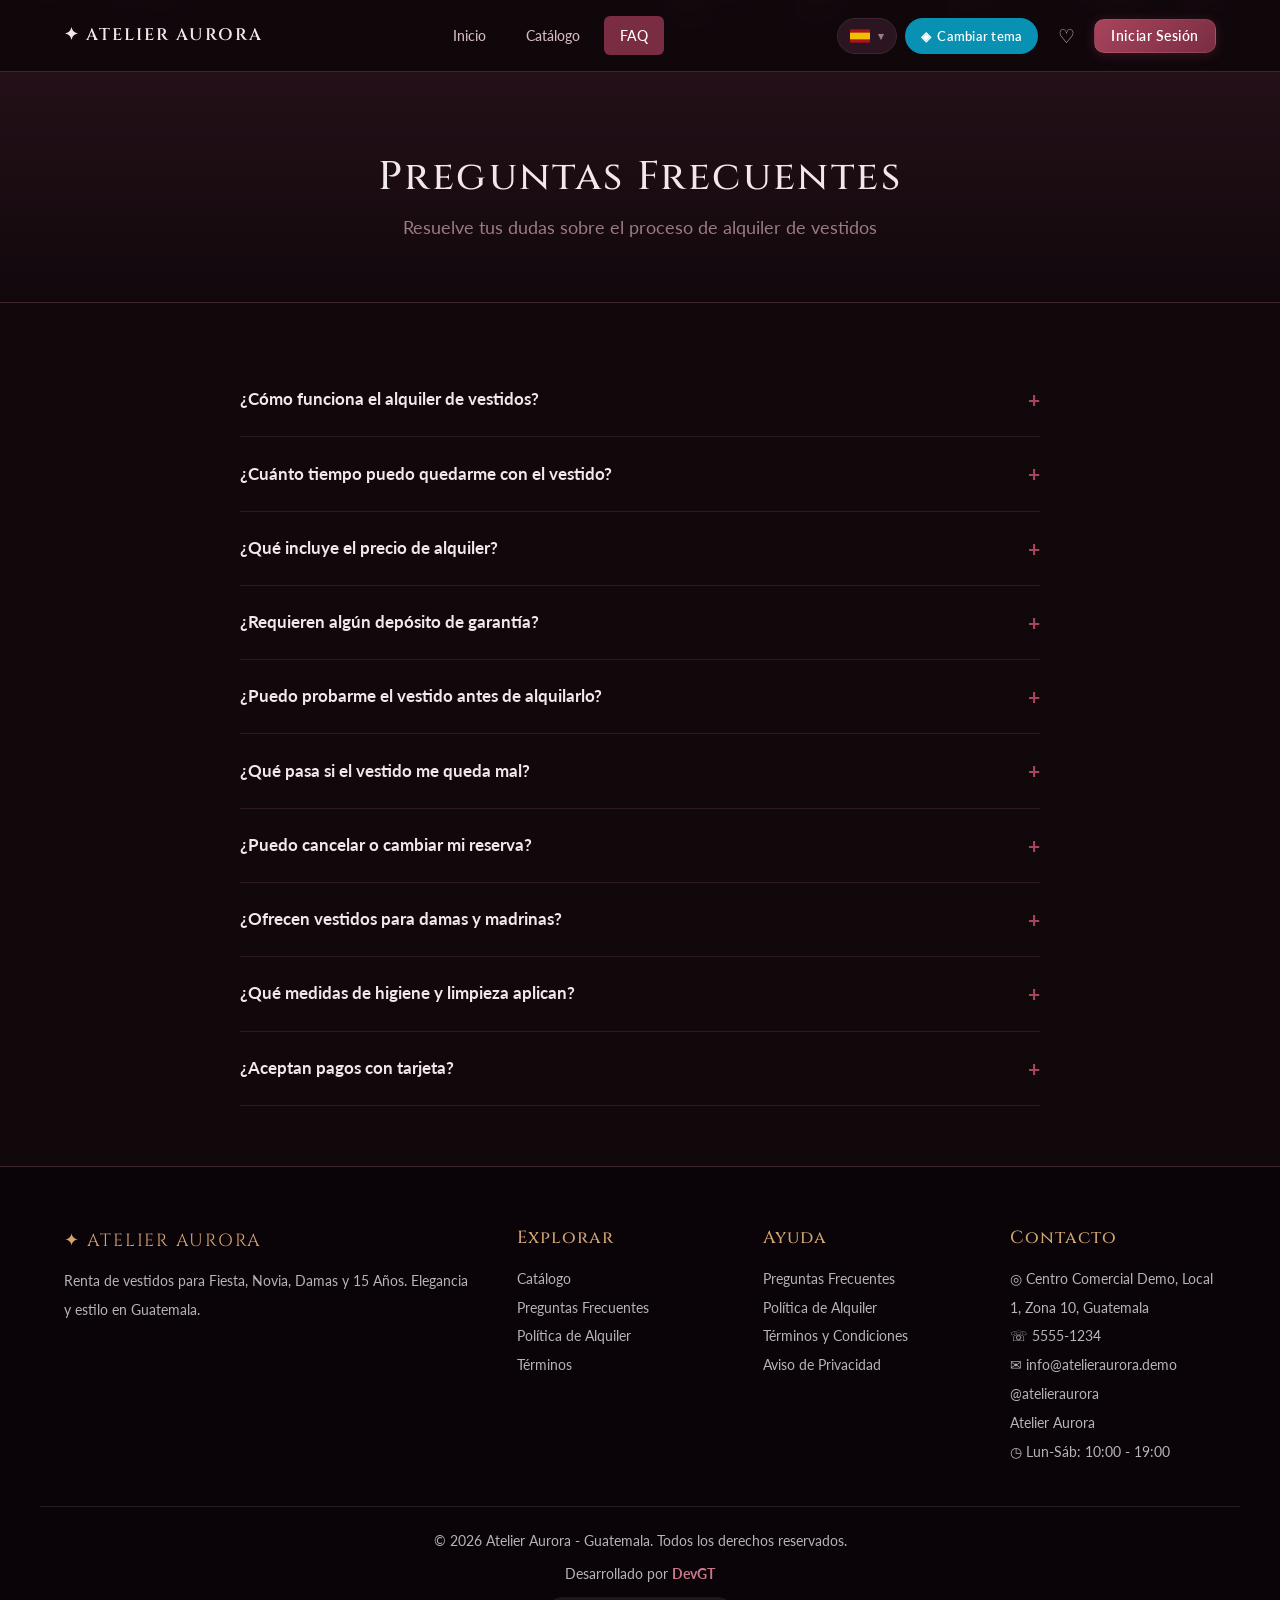
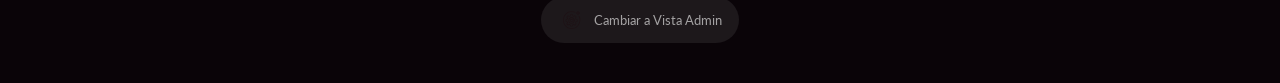
<file: faq.html>
﻿<!DOCTYPE html>
<html lang="es">
<head>
  <meta charset="UTF-8">
  <meta name="viewport" content="width=device-width, initial-scale=1.0">
  <title>Preguntas Frecuentes - Atelier Aurora</title>
  <meta name="description" content="FAQ - Resuelve tus dudas sobre alquiler de vestidos en Atelier Aurora. Proceso, devolución, daños y más.">
  <link rel="stylesheet" href="public/css/main.css">
  <link rel="stylesheet" href="public/css/cliente.css">
  <link rel="icon" href="data:image/svg+xml,<svg xmlns=%22http://www.w3.org/2000/svg%22 viewBox=%220 0 100 100%22><text y=%22.9em%22 font-size=%2290%22>✦</text></svg>">
  <style>
    .faq-section { max-width: 800px; margin: 0 auto; padding: 60px 0; }
    .faq-item { border-bottom: 1px solid var(--border-light); padding: 20px 0; }
    .faq-question { font-weight: 700; font-size: 1.05rem; color: var(--text-primary); cursor: pointer; display: flex; justify-content: space-between; align-items: center; }
    .faq-question::after { content: '+'; font-size: 1.3rem; color: var(--primary); transition: transform 0.3s ease; }
    .faq-question.open::after { content: '−'; }
    .faq-answer { max-height: 0; overflow: hidden; transition: max-height 0.3s ease, padding 0.3s ease; color: var(--text-secondary); font-size: 0.95rem; line-height: 1.7; }
    .faq-answer.open { max-height: 500px; padding-top: 12px; }
  </style>
  <script src="public/js/theme.js"></script>
  <script src="public/js/lang.js"></script>
</head>
<body class="theme-vino">
  <nav class="navbar" id="navbar">
    <div class="navbar-inner">
      <a href="index.html" class="navbar-logo"><span>✦ Atelier Aurora</span></a>
      <button class="menu-toggle" id="menuToggle" aria-label="Menú">≡</button>
      <div class="navbar-links" id="navbarLinks">
        <a href="index.html" data-i18n="nav_home">Inicio</a>
        <a href="catalogo.html" data-i18n="nav_catalog">Catálogo</a>
        <a href="faq.html" class="active">FAQ</a>
      </div>
      <div class="navbar-actions">
        <button class="theme-toggle" id="themeToggle" onclick="toggleTheme()" title="Cambiar tema" data-i18n-title="nav_theme">
          <span id="themeIcon">◈</span> <span data-i18n="nav_theme">Cambiar tema</span>
        </button>
        <button class="btn-icon" onclick="window.location.href='catalogo.html?tab=favoritos'" title="Favoritos">♡</button>
        <button class="btn btn-primary btn-sm" id="loginBtn" onclick="toggleUserMenu()"><span data-i18n="nav_login">Iniciar Sesión</span></button>
      </div>
    </div>
  </nav>

  <main class="main-content">
    <div class="page-hero">
      <h1>Preguntas Frecuentes</h1>
      <p>Resuelve tus dudas sobre el proceso de alquiler de vestidos</p>
    </div>

    <div class="container">
      <div class="faq-section">
        <div class="faq-item">
          <div class="faq-question" onclick="toggleFaq(this)">¿Cómo funciona el alquiler de vestidos?</div>
          <div class="faq-answer">
            <p>Es muy sencillo. Explora nuestro catálogo en línea, selecciona el vestido que más te guste y agenda una cita para probártelo en nuestra boutique ubicada en Centro Comercial Demo, Local 1, Zona 10. Si el vestido te queda bien, lo reservas para la fecha de tu evento. Lo recoges un día antes, lo usas y lo devuelves al día siguiente del evento. Incluye ajustes básicos gratuitos.</p>
          </div>
        </div>
        <div class="faq-item">
          <div class="faq-question" onclick="toggleFaq(this)">¿Cuánto tiempo puedo quedarme con el vestido?</div>
          <div class="faq-answer">
            <p>El período de alquiler estándar es de 3 días: puedes recoger el vestido un día antes de tu evento, usarlo el día del evento y devolverlo al día siguiente. Si necesitas más tiempo, consulta con nuestro equipo y podemos hacer arreglos especiales sujeto a disponibilidad y costo adicional.</p>
          </div>
        </div>
        <div class="faq-item">
          <div class="faq-question" onclick="toggleFaq(this)">¿Qué incluye el precio de alquiler?</div>
          <div class="faq-answer">
            <p>El precio incluye el uso del vestido por el período estándar de 3 días, ajustes básicos gratuitos (en nuestra boutique), y limpieza profesional posterior. No incluye accesorios como tiaras, bolsos, chales o zapatos, aunque puedes agregarlos por un costo adicional.</p>
          </div>
        </div>
        <div class="faq-item">
          <div class="faq-question" onclick="toggleFaq(this)">¿Requieren algún depósito de garantía?</div>
          <div class="faq-answer">
            <p>Sí, solicitamos un depósito de garantía reembolsable que varía según el valor del vestido. Este depósito se te regresa íntegramente cuando devuelves el vestido en las mismas condiciones en que lo recibiste. En caso de daños mayores o pérdida, el depósito puede ser retenido parcial o totalmente.</p>
          </div>
        </div>
        <div class="faq-item">
          <div class="faq-question" onclick="toggleFaq(this)">¿Puedo probarme el vestido antes de alquilarlo?</div>
          <div class="faq-answer">
            <p>¡Por supuesto! De hecho, lo recomendamos ampliamente. Agenda una cita a través de nuestra página web o llámanos al 5555-1234 para programar una prueba. No tiene costo y te ayudaremos a elegir el vestido perfecto para tu evento.</p>
          </div>
        </div>
        <div class="faq-item">
          <div class="faq-question" onclick="toggleFaq(this)">¿Qué pasa si el vestido me queda mal?</div>
          <div class="faq-answer">
            <p>No te preocupes. Contamos con un servicio de ajustes básicos incluido en el precio de alquiler. Nuestras modistas pueden hacer modificaciones como largos, costados y tirantes. Para ajustes más complejos, podemos recomendarte un profesional con costo adicional. Por eso es importante que hagas la prueba con anticipación.</p>
          </div>
        </div>
        <div class="faq-item">
          <div class="faq-question" onclick="toggleFaq(this)">¿Puedo cancelar o cambiar mi reserva?</div>
          <div class="faq-answer">
            <p>Sí, puedes cancelar tu reserva hasta 48 horas antes de la fecha de recogida sin costo. Pasado ese plazo, se retendrá el 30% del depósito de garantía. Los cambios de vestido están sujetos a disponibilidad y deben hacerse con al menos 3 días de anticipación.</p>
          </div>
        </div>
        <div class="faq-item">
          <div class="faq-question" onclick="toggleFaq(this)">¿Ofrecen vestidos para damas y madrinas?</div>
          <div class="faq-answer">
            <p>¡Sí! Tenemos una amplia selección de vestidos para damas, madrinas e invitadas de bodas. Además ofrecemos descuentos especiales para grupos de 3 o más vestidos alquilados para el mismo evento. Consulta por nuestro paquete grupal llamando al 5555-1234.</p>
          </div>
        </div>
        <div class="faq-item">
          <div class="faq-question" onclick="toggleFaq(this)">¿Qué medidas de higiene y limpieza aplican?</div>
          <div class="faq-answer">
            <p>Todos nuestros vestidos pasan por un riguroso proceso de limpieza profesional en seco después de cada alquiler. Además, inspeccionamos cada prenda para garantizar que esté en perfectas condiciones. La higiene y calidad son nuestra prioridad número uno.</p>
          </div>
        </div>
        <div class="faq-item">
          <div class="faq-question" onclick="toggleFaq(this)">¿Aceptan pagos con tarjeta?</div>
          <div class="faq-answer">
            <p>Sí, aceptamos efectivo, transferencias bancarias, tarjetas de crédito y débito (Visa, Mastercard). También aceptamos pagos a través de depósitos en banco. El pago completo debe realizarse al momento de recoger el vestido.</p>
          </div>
        </div>
      </div>
    </div>
  </main>

  <footer class="footer">
    <div class="footer-inner">
      <div>
        <div class="footer-logo">✦ Atelier Aurora</div>
        <p>Renta de vestidos para Fiesta, Novia, Damas y 15 Años. Elegancia y estilo en Guatemala.</p>
      </div>
      <div>
        <h4>Explorar</h4>
        <a href="catalogo.html" data-i18n="nav_catalog">Catálogo</a><br>
        <a href="faq.html">Preguntas Frecuentes</a><br>
        <a href="politicas.html">Política de Alquiler</a><br>
        <a href="terminos.html">Términos</a>
      </div>
      <div>
        <h4>Ayuda</h4>
        <a href="faq.html" data-i18n="footer_faq">FAQ</a><br>
        <a href="politicas.html">Política de Alquiler</a><br>
        <a href="terminos.html">Términos y Condiciones</a><br>
        <a href="privacidad.html">Aviso de Privacidad</a>
      </div>
      <div>
        <h4>Contacto</h4>
        <p>◎ Centro Comercial Demo, Local 1, Zona 10, Guatemala</p>
        <p>☏ <a href="tel:55551234">5555-1234</a></p>
        <p>✉ info@atelieraurora.demo</p>
        <p> <a href="https://www.instagram.com/nicoldressrental/" target="_blank" rel="noopener">@atelieraurora</a></p>
        <p> <a href="https://www.instagram.com/atelieraurora/" target="_blank" rel="noopener">Atelier Aurora</a></p>
        <p>◷ Lun-Sáb: 10:00 - 19:00</p>
      </div>
    </div>
    <div class="footer-bottom">
      <p>© 2026 Atelier Aurora - Guatemala. Todos los derechos reservados.</p>
      <p class="devgt-credit">Desarrollado por <strong>DevGT</strong></p>
      <button class="switch-view" onclick="window.location.href='admin/dashboard.html'" style="margin-top:8px;"><img src="public/img/Iconos/Ajustes.png" class="heading-icon-img" alt=""> Cambiar a Vista Admin</button>
    </div>
  </footer>

  <!-- ─── LOGIN MODAL ─── -->
  <div class="modal-overlay" id="loginModal">
    <div class="modal">
      <div class="modal-header">
        <h3>Iniciar Sesión</h3>
        <button class="modal-close" onclick="closeLoginModal()">×</button>
      </div>
      <div class="modal-body">
        <form class="login-form" id="loginForm" onsubmit="handleLogin(event)">
          <div class="form-group">
            <label for="loginEmail">Correo electrónico</label>
            <input type="email" id="loginEmail" placeholder="tu@correo.com" required>
          </div>
          <div class="form-group">
            <label for="loginPassword">Contraseña</label>
            <input type="password" id="loginPassword" placeholder="••••••" required>
          </div>
          <div class="form-group" style="margin:0;">
            <button type="submit" class="btn btn-primary btn-block">Iniciar Sesión</button>
          </div>
          <div class="form-footer">
            <p>Usuarios demo: <strong>maria@demo.com</strong> / <strong>ana@demo.com</strong> / <strong>carmen@demo.com</strong><br>Contraseña: <strong>123456</strong></p>
            <p style="margin-top: 8px; font-size: 0.85rem;">¿No tienes cuenta? <a href="#" onclick="showToast('El registro estará disponible próximamente', 'info'); return false;" style="color: var(--primary); font-weight: 600;">Regístrate aquí</a></p>
          </div>
        </form>
      </div>
    </div>
  </div>

  <!-- ─── TOAST ─── -->
  <div class="toast-container" id="toastContainer"></div>

  <script src="public/js/data.js"></script>
  <script src="public/js/catalogo.js"></script>
  <script src="public/js/carrito.js"></script>
  
  <script src="public/js/image-config.js"></script>
  <script>
    document.getElementById('menuToggle')?.addEventListener('click', () => {
      document.getElementById('navbarLinks').classList.toggle('open');
    });
    function toggleFaq(el) {
      el.classList.toggle('open');
      const answer = el.nextElementSibling;
      answer.classList.toggle('open');
    }
  </script>
</body>
</html>
</file>
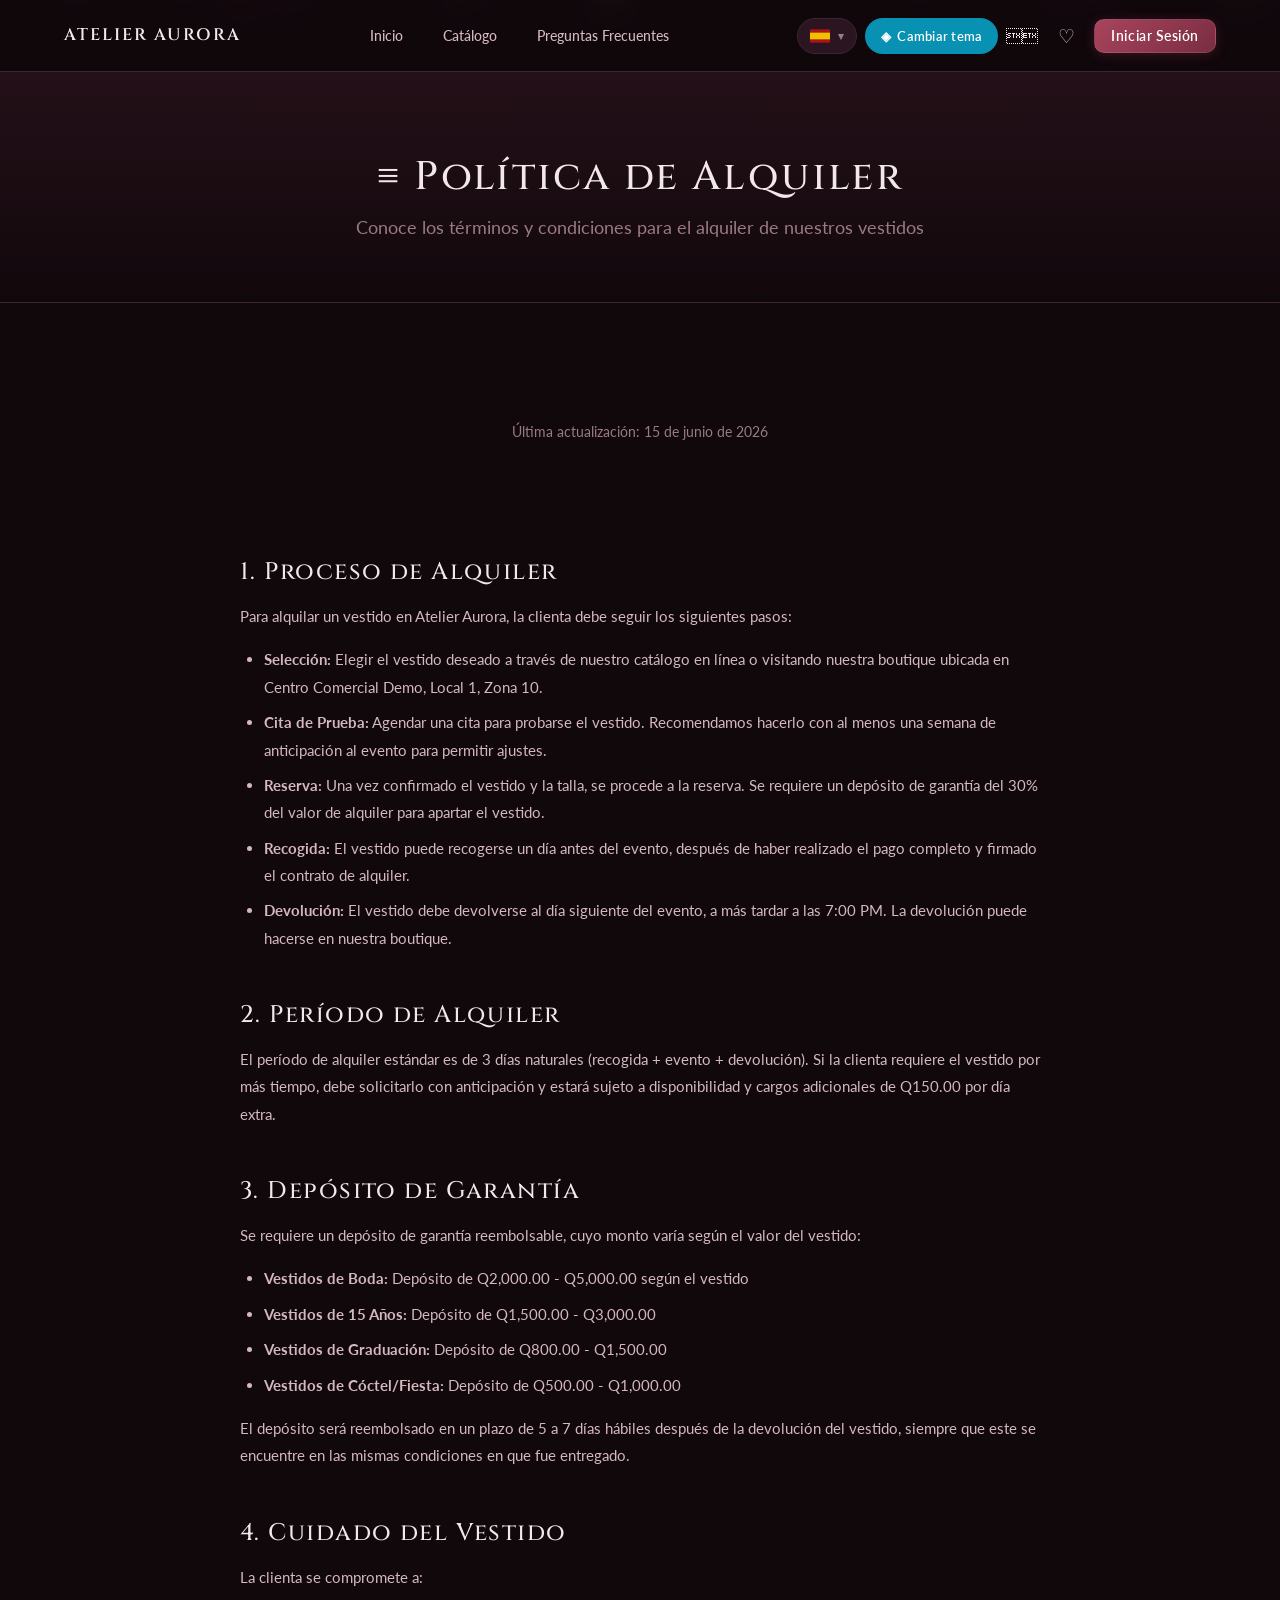
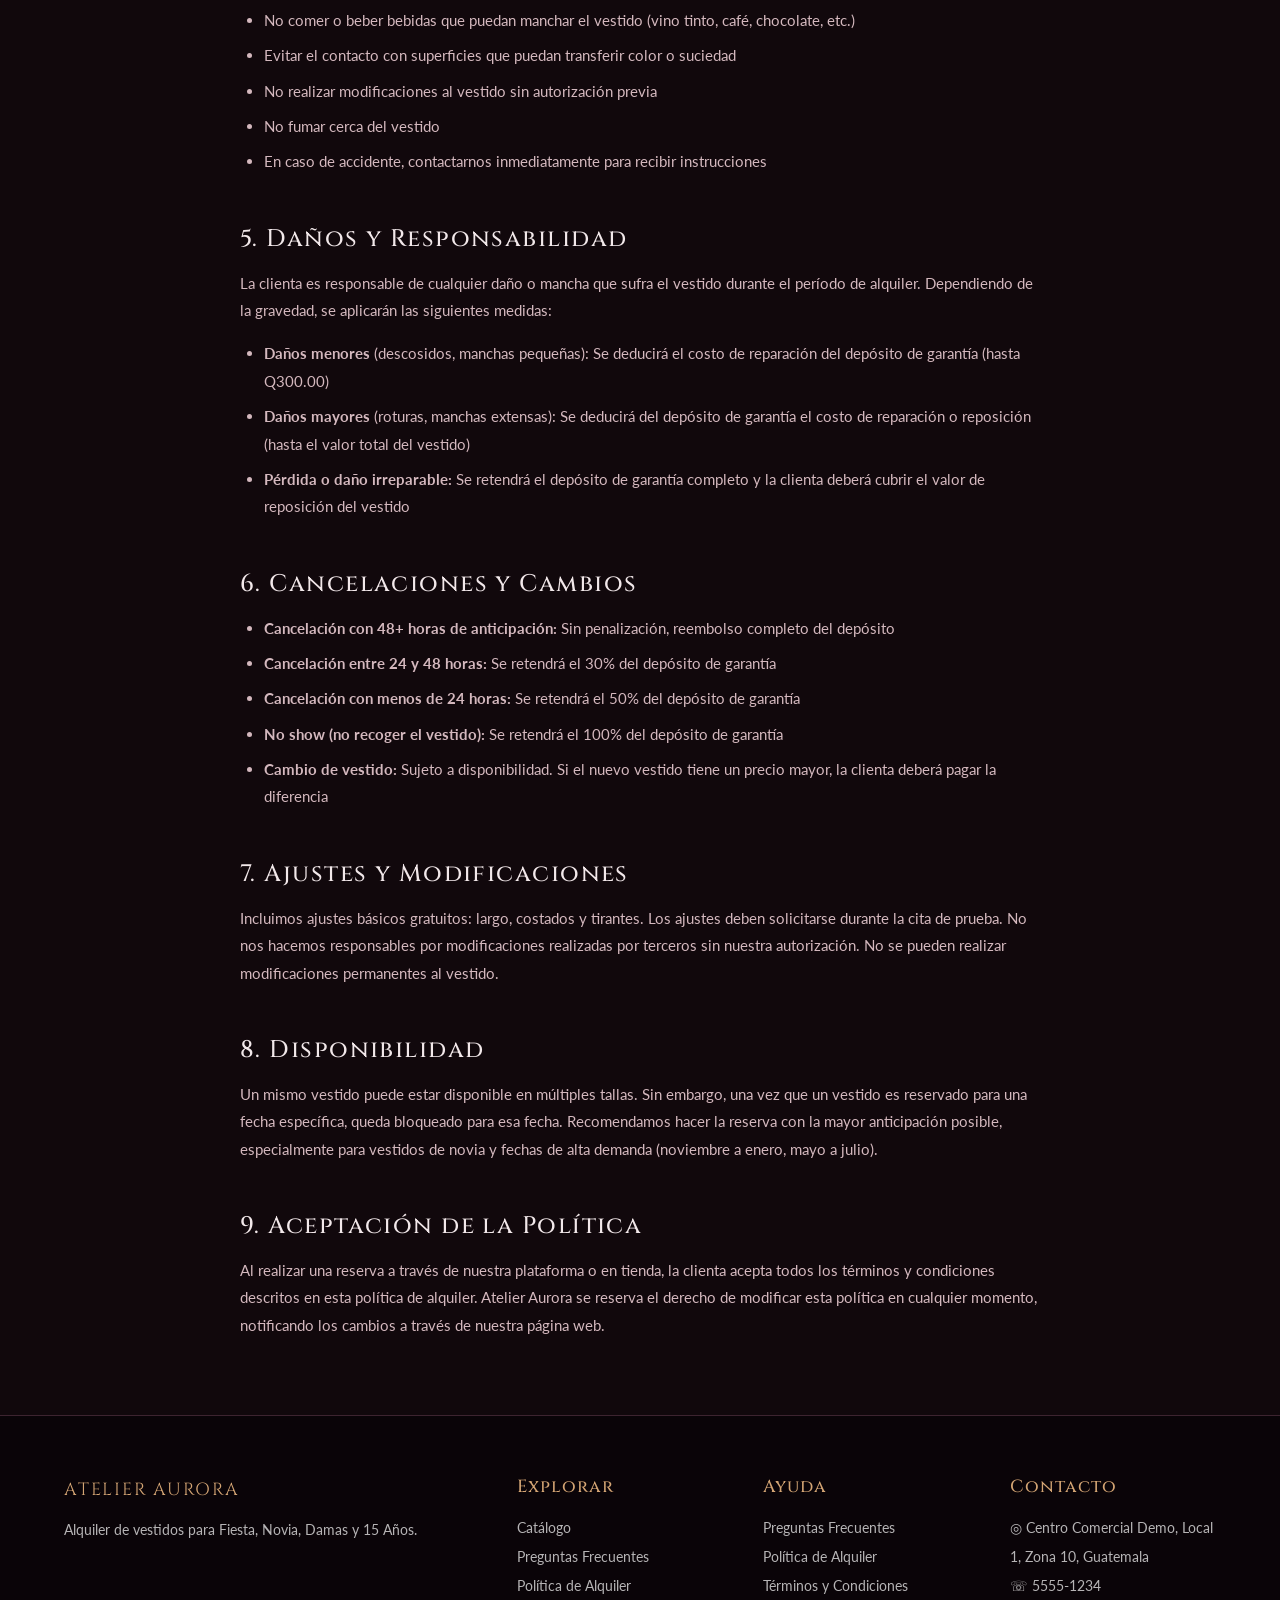
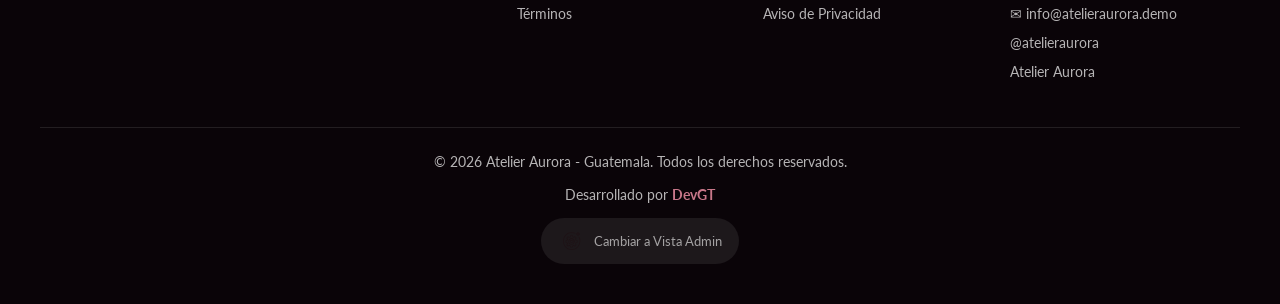
<file: politicas.html>
﻿<!DOCTYPE html>
<html lang="es">
<head>
  <meta charset="UTF-8">
  <meta name="viewport" content="width=device-width, initial-scale=1.0">
  <title>Política de Alquiler - Atelier Aurora</title>
  <meta name="description" content="Política de alquiler de vestidos en Atelier Aurora. Conoce nuestros términos para el alquiler de vestidos.">
  <link rel="stylesheet" href="public/css/main.css">
  <link rel="stylesheet" href="public/css/cliente.css">
  <link rel="icon" href="data:image/svg+xml,<svg xmlns=%22http://www.w3.org/2000/svg%22 viewBox=%220 0 100 100%22><text y=%22.9em%22 font-size=%2290%22>  </text></svg>">
  <style>
    .legal-content { max-width: 800px; margin: 0 auto; padding: 60px 0; }
    .legal-content h2 { margin-top: 48px; margin-bottom: 16px; font-size: 1.5rem; }
    .legal-content h3 { margin-top: 32px; margin-bottom: 12px; font-size: 1.2rem; }
    .legal-content p { margin-bottom: 16px; font-size: 0.95rem; color: var(--text-secondary); line-height: 1.8; }
    .legal-content ul { list-style: disc; padding-left: 24px; margin-bottom: 16px; }
    .legal-content li { font-size: 0.95rem; color: var(--text-secondary); line-height: 1.8; margin-bottom: 8px; }
    .legal-header { text-align: center; padding: 48px 0; }
    .legal-header .date { color: var(--text-muted); font-size: 0.9rem; margin-top: 8px; }
  </style>
  <script src="public/js/theme.js"></script>
  <script src="public/js/lang.js"></script>
</head>
<body class="theme-vino">
  <nav class="navbar" id="navbar">
    <div class="navbar-inner">
      <a href="index.html" class="navbar-logo"><span>   Atelier Aurora</span></a>
      <button class="menu-toggle" id="menuToggle" aria-label="Menú">≡</button>
      <div class="navbar-links" id="navbarLinks">
        <a href="index.html" data-i18n="nav_home">Inicio</a>
        <a href="catalogo.html" data-i18n="nav_catalog">Catálogo</a>
        <a href="faq.html" data-i18n="footer_faq">FAQ</a>
      </div>
      <div class="navbar-actions">
                <button class="theme-toggle" id="themeToggle" onclick="toggleTheme()" title="Cambiar tema" data-i18n-title="nav_theme">
          <span id="themeIcon">◈</span> <span data-i18n="nav_theme">Cambiar tema</span>
        </button>
        <button class="btn-icon" onclick="window.location.href='catalogo.html?tab=favoritos'" title="Favoritos">♡</button>
        <button class="btn btn-primary btn-sm" id="loginBtn" onclick="toggleUserMenu()"><span data-i18n="nav_login">Iniciar Sesión</span></button>
      </div>
    </div>
  </nav>

  <main class="main-content">
    <div class="page-hero">
      <h1>≡ Política de Alquiler</h1>
      <p>Conoce los términos y condiciones para el alquiler de nuestros vestidos</p>
    </div>

    <div class="container">
      <div class="legal-content">
        <div class="legal-header">
          <p class="date">Última actualización: 15 de junio de 2026</p>
        </div>

        <h2>1. Proceso de Alquiler</h2>
        <p>Para alquilar un vestido en Atelier Aurora, la clienta debe seguir los siguientes pasos:</p>
        <ul>
          <li><strong>Selección:</strong> Elegir el vestido deseado a través de nuestro catálogo en línea o visitando nuestra boutique ubicada en Centro Comercial Demo, Local 1, Zona 10.</li>
          <li><strong>Cita de Prueba:</strong> Agendar una cita para probarse el vestido. Recomendamos hacerlo con al menos una semana de anticipación al evento para permitir ajustes.</li>
          <li><strong>Reserva:</strong> Una vez confirmado el vestido y la talla, se procede a la reserva. Se requiere un depósito de garantía del 30% del valor de alquiler para apartar el vestido.</li>
          <li><strong>Recogida:</strong> El vestido puede recogerse un día antes del evento, después de haber realizado el pago completo y firmado el contrato de alquiler.</li>
          <li><strong>Devolución:</strong> El vestido debe devolverse al día siguiente del evento, a más tardar a las 7:00 PM. La devolución puede hacerse en nuestra boutique.</li>
        </ul>

        <h2>2. Período de Alquiler</h2>
        <p>El período de alquiler estándar es de 3 días naturales (recogida + evento + devolución). Si la clienta requiere el vestido por más tiempo, debe solicitarlo con anticipación y estará sujeto a disponibilidad y cargos adicionales de Q150.00 por día extra.</p>

        <h2>3. Depósito de Garantía</h2>
        <p>Se requiere un depósito de garantía reembolsable, cuyo monto varía según el valor del vestido:</p>
        <ul>
          <li><strong>Vestidos de Boda:</strong> Depósito de Q2,000.00 - Q5,000.00 según el vestido</li>
          <li><strong>Vestidos de 15 Años:</strong> Depósito de Q1,500.00 - Q3,000.00</li>
          <li><strong>Vestidos de Graduación:</strong> Depósito de Q800.00 - Q1,500.00</li>
          <li><strong>Vestidos de Cóctel/Fiesta:</strong> Depósito de Q500.00 - Q1,000.00</li>
        </ul>
        <p>El depósito será reembolsado en un plazo de 5 a 7 días hábiles después de la devolución del vestido, siempre que este se encuentre en las mismas condiciones en que fue entregado.</p>

        <h2>4. Cuidado del Vestido</h2>
        <p>La clienta se compromete a:</p>
        <ul>
          <li>No comer o beber bebidas que puedan manchar el vestido (vino tinto, café, chocolate, etc.)</li>
          <li>Evitar el contacto con superficies que puedan transferir color o suciedad</li>
          <li>No realizar modificaciones al vestido sin autorización previa</li>
          <li>No fumar cerca del vestido</li>
          <li>En caso de accidente, contactarnos inmediatamente para recibir instrucciones</li>
        </ul>

        <h2>5. Daños y Responsabilidad</h2>
        <p>La clienta es responsable de cualquier daño o mancha que sufra el vestido durante el período de alquiler. Dependiendo de la gravedad, se aplicarán las siguientes medidas:</p>
        <ul>
          <li><strong>Daños menores</strong> (descosidos, manchas pequeñas): Se deducirá el costo de reparación del depósito de garantía (hasta Q300.00)</li>
          <li><strong>Daños mayores</strong> (roturas, manchas extensas): Se deducirá del depósito de garantía el costo de reparación o reposición (hasta el valor total del vestido)</li>
          <li><strong>Pérdida o daño irreparable:</strong> Se retendrá el depósito de garantía completo y la clienta deberá cubrir el valor de reposición del vestido</li>
        </ul>

        <h2>6. Cancelaciones y Cambios</h2>
        <ul>
          <li><strong>Cancelación con 48+ horas de anticipación:</strong> Sin penalización, reembolso completo del depósito</li>
          <li><strong>Cancelación entre 24 y 48 horas:</strong> Se retendrá el 30% del depósito de garantía</li>
          <li><strong>Cancelación con menos de 24 horas:</strong> Se retendrá el 50% del depósito de garantía</li>
          <li><strong>No show (no recoger el vestido):</strong> Se retendrá el 100% del depósito de garantía</li>
          <li><strong>Cambio de vestido:</strong> Sujeto a disponibilidad. Si el nuevo vestido tiene un precio mayor, la clienta deberá pagar la diferencia</li>
        </ul>

        <h2>7. Ajustes y Modificaciones</h2>
        <p>Incluimos ajustes básicos gratuitos: largo, costados y tirantes. Los ajustes deben solicitarse durante la cita de prueba. No nos hacemos responsables por modificaciones realizadas por terceros sin nuestra autorización. No se pueden realizar modificaciones permanentes al vestido.</p>

        <h2>8. Disponibilidad</h2>
        <p>Un mismo vestido puede estar disponible en múltiples tallas. Sin embargo, una vez que un vestido es reservado para una fecha específica, queda bloqueado para esa fecha. Recomendamos hacer la reserva con la mayor anticipación posible, especialmente para vestidos de novia y fechas de alta demanda (noviembre a enero, mayo a julio).</p>

        <h2>9. Aceptación de la Política</h2>
        <p>Al realizar una reserva a través de nuestra plataforma o en tienda, la clienta acepta todos los términos y condiciones descritos en esta política de alquiler. Atelier Aurora se reserva el derecho de modificar esta política en cualquier momento, notificando los cambios a través de nuestra página web.</p>
      </div>
    </div>
  </main>

  <footer class="footer">
    <div class="footer-inner">
      <div>
        <div class="footer-logo">   Atelier Aurora</div>
        <p>Alquiler de vestidos para Fiesta, Novia, Damas y 15 Años.</p>
      </div>
      <div>
        <h4>Explorar</h4>
        <a href="catalogo.html" data-i18n="nav_catalog">Catálogo</a><br>
        <a href="faq.html">Preguntas Frecuentes</a><br>
        <a href="politicas.html">Política de Alquiler</a><br>
        <a href="terminos.html">Términos</a>
      </div>
      <div>
        <h4>Ayuda</h4>
        <a href="faq.html" data-i18n="footer_faq">FAQ</a><br>
        <a href="politicas.html">Política de Alquiler</a><br>
        <a href="terminos.html">Términos y Condiciones</a><br>
        <a href="privacidad.html">Aviso de Privacidad</a>
      </div>
      <div>
        <h4>Contacto</h4>
        <p>◎ Centro Comercial Demo, Local 1, Zona 10, Guatemala</p>
        <p>☏ <a href="tel:55551234">5555-1234</a></p>
        <p>✉ info@atelieraurora.demo</p>
        <p> <a href="https://www.instagram.com/nicoldressrental/" target="_blank" rel="noopener">@atelieraurora</a></p>
        <p> <a href="https://www.instagram.com/atelieraurora/" target="_blank" rel="noopener">Atelier Aurora</a></p>
      </div>
    </div>
    <div class="footer-bottom">
      <p>© 2026 Atelier Aurora - Guatemala. Todos los derechos reservados.</p>
      <p class="devgt-credit">Desarrollado por <strong>DevGT</strong></p>
      <button class="switch-view" onclick="window.location.href='admin/dashboard.html'" style="margin-top:8px;"><img src="public/img/Iconos/Ajustes.png" class="heading-icon-img" alt=""> Cambiar a Vista Admin</button>
    </div>
  </footer>

  <!-- ─── LOGIN MODAL ─── -->
  <div class="modal-overlay" id="loginModal">
    <div class="modal">
      <div class="modal-header">
        <h3>Iniciar Sesión</h3>
        <button class="modal-close" onclick="closeLoginModal()">×</button>
      </div>
      <div class="modal-body">
        <form class="login-form" id="loginForm" onsubmit="handleLogin(event)">
          <div class="form-group">
            <label for="loginEmail">Correo electrónico</label>
            <input type="email" id="loginEmail" placeholder="tu@correo.com" required>
          </div>
          <div class="form-group">
            <label for="loginPassword">Contraseña</label>
            <input type="password" id="loginPassword" placeholder="••••••" required>
          </div>
          <div class="form-group" style="margin:0;">
            <button type="submit" class="btn btn-primary btn-block">Iniciar Sesión</button>
          </div>
          <div class="form-footer">
            <p>Usuarios demo: <strong>maria@demo.com</strong> / <strong>ana@demo.com</strong> / <strong>carmen@demo.com</strong><br>Contraseña: <strong>123456</strong></p>
            <p style="margin-top: 8px; font-size: 0.85rem;">¿No tienes cuenta? <a href="#" onclick="showToast('El registro estará disponible próximamente', 'info'); return false;" style="color: var(--primary); font-weight: 600;">Regístrate aquí</a></p>
          </div>
        </form>
      </div>
    </div>
  </div>

  <div class="toast-container" id="toastContainer"></div>
  <script src="public/js/data.js"></script>
  <script src="public/js/image-config.js"></script>
  <script src="public/js/catalogo.js"></script>
  <script src="public/js/carrito.js"></script>
  
  <script>
    document.getElementById('menuToggle')?.addEventListener('click', () => {
      document.getElementById('navbarLinks').classList.toggle('open');
    });
  </script>
</body>
</html>
</file>
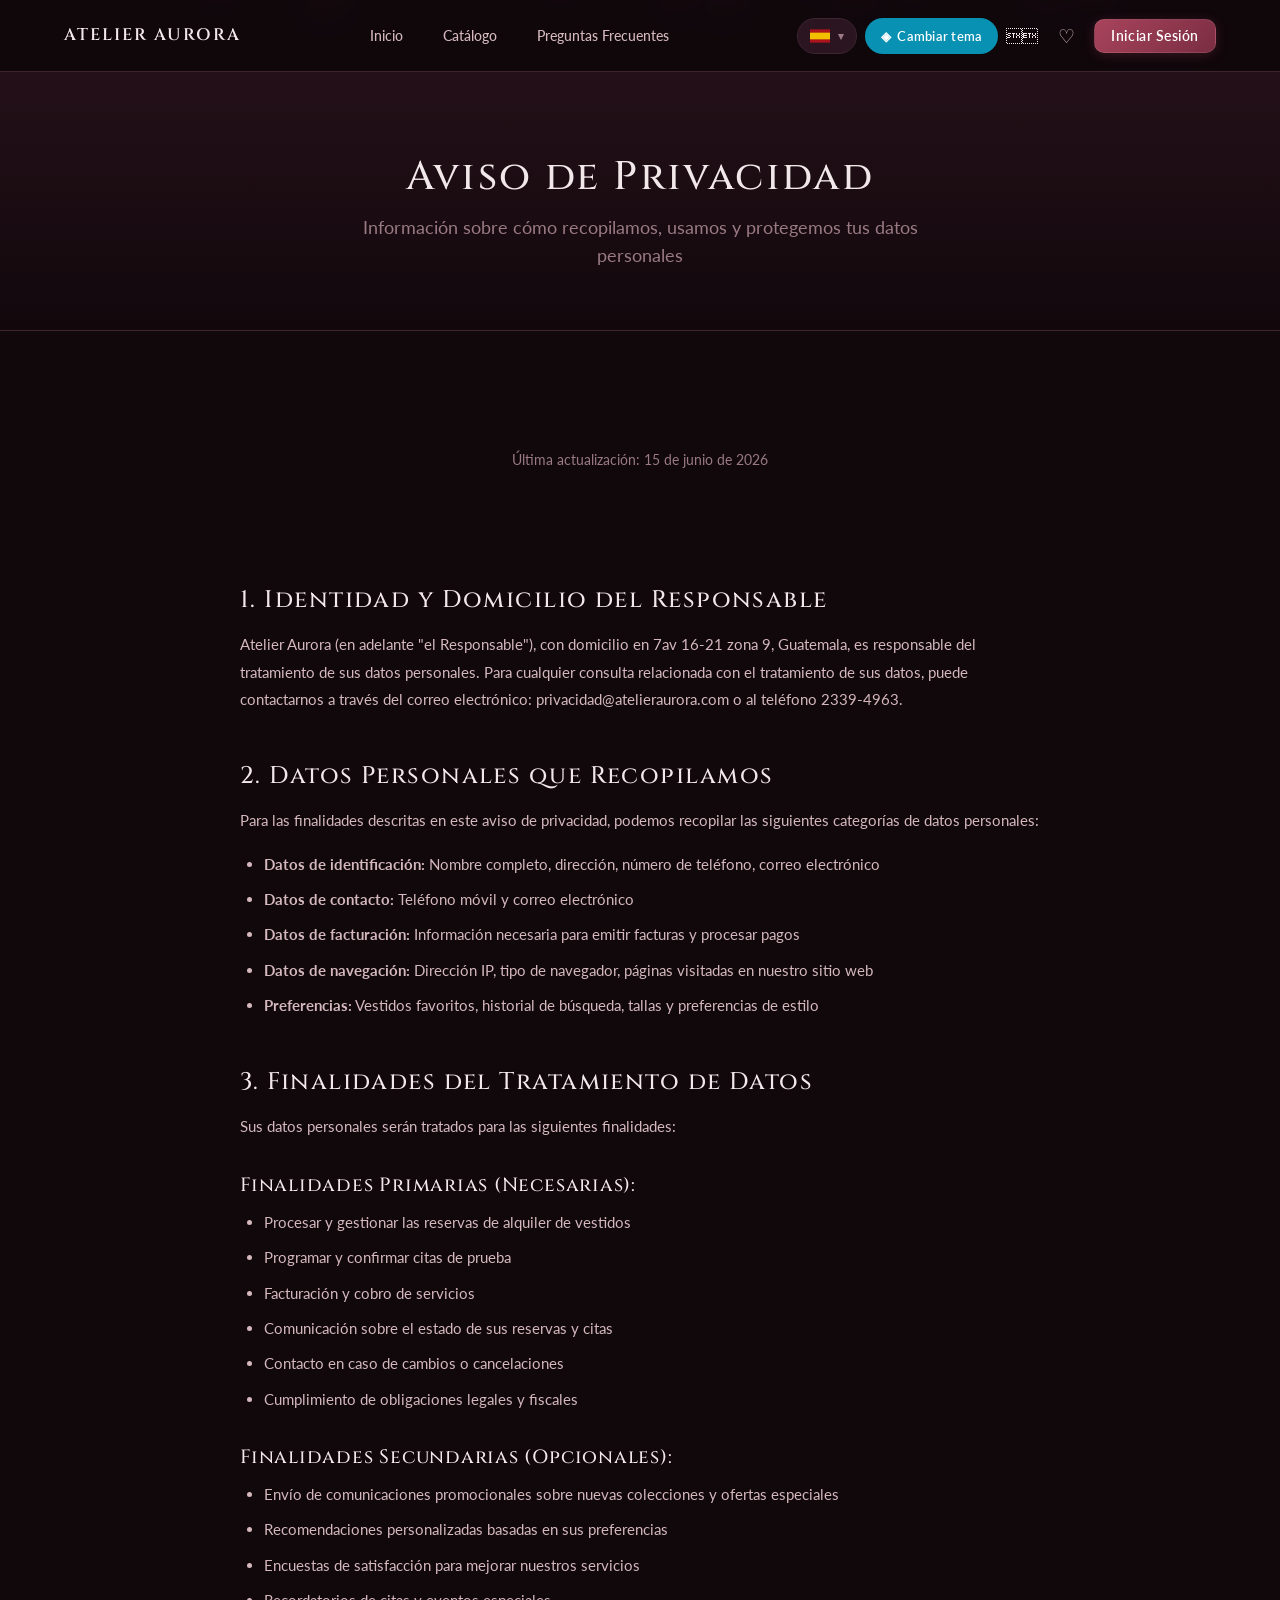
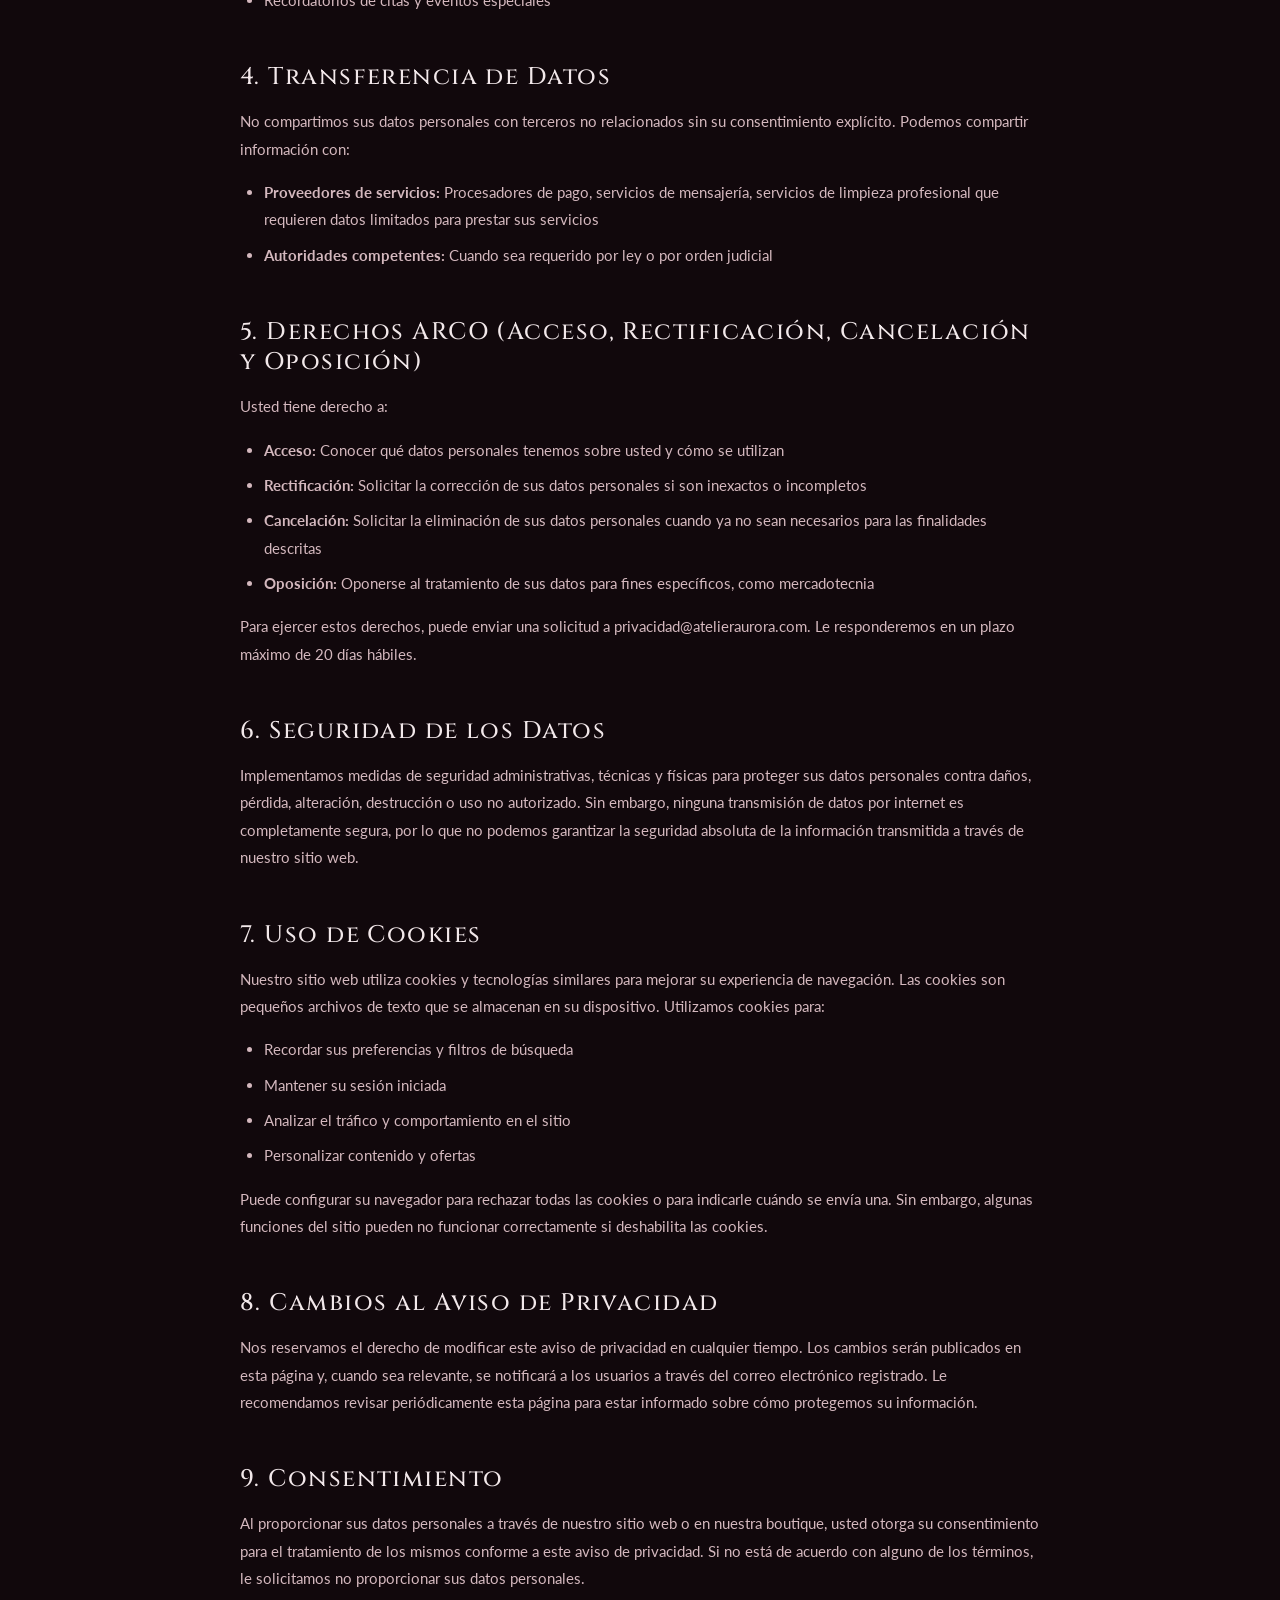
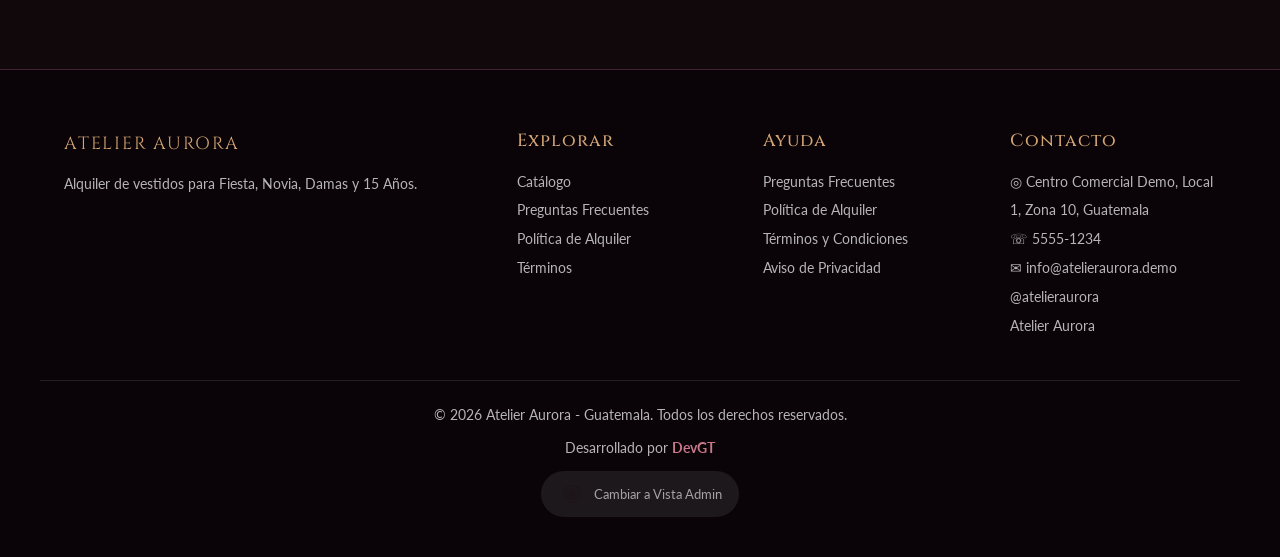
<file: privacidad.html>
﻿<!DOCTYPE html>
<html lang="es">
<head>
  <meta charset="UTF-8">
  <meta name="viewport" content="width=device-width, initial-scale=1.0">
  <title>Aviso de Privacidad - Atelier Aurora</title>
  <meta name="description" content="Aviso de privacidad de Atelier Aurora. Conoce cómo protegemos tus datos personales.">
  <link rel="stylesheet" href="public/css/main.css">
  <link rel="stylesheet" href="public/css/cliente.css">
  <link rel="icon" href="data:image/svg+xml,<svg xmlns=%22http://www.w3.org/2000/svg%22 viewBox=%220 0 100 100%22><text y=%22.9em%22 font-size=%2290%22>  </text></svg>">
  <style>
    .legal-content { max-width: 800px; margin: 0 auto; padding: 60px 0; }
    .legal-content h2 { margin-top: 48px; margin-bottom: 16px; font-size: 1.5rem; }
    .legal-content h3 { margin-top: 32px; margin-bottom: 12px; font-size: 1.2rem; }
    .legal-content p { margin-bottom: 16px; font-size: 0.95rem; color: var(--text-secondary); line-height: 1.8; }
    .legal-content ul { list-style: disc; padding-left: 24px; margin-bottom: 16px; }
    .legal-content li { font-size: 0.95rem; color: var(--text-secondary); line-height: 1.8; margin-bottom: 8px; }
    .legal-header { text-align: center; padding: 48px 0; }
    .legal-header .date { color: var(--text-muted); font-size: 0.9rem; margin-top: 8px; }
  </style>
  <script src="public/js/theme.js"></script>
  <script src="public/js/lang.js"></script>
</head>
<body class="theme-vino">
  <nav class="navbar" id="navbar">
    <div class="navbar-inner">
      <a href="index.html" class="navbar-logo"><span>  Atelier Aurora</span></a>
      <button class="menu-toggle" id="menuToggle" aria-label="Menú">≡</button>
      <div class="navbar-links" id="navbarLinks">
        <a href="index.html" data-i18n="nav_home">Inicio</a>
        <a href="catalogo.html" data-i18n="nav_catalog">Catálogo</a>
        <a href="faq.html" data-i18n="footer_faq">FAQ</a>
      </div>
      <div class="navbar-actions">
                <button class="theme-toggle" id="themeToggle" onclick="toggleTheme()" title="Cambiar tema" data-i18n-title="nav_theme">
          <span id="themeIcon">◈</span> <span data-i18n="nav_theme">Cambiar tema</span>
        </button>
        <button class="btn-icon" onclick="window.location.href='catalogo.html?tab=favoritos'" title="Favoritos">♡</button>
        <button class="btn btn-primary btn-sm" id="loginBtn" onclick="toggleUserMenu()"><span data-i18n="nav_login">Iniciar Sesión</span></button>
      </div>
    </div>
  </nav>

  <main class="main-content">
    <div class="page-hero">
      <h1>Aviso de Privacidad</h1>
      <p>Información sobre cómo recopilamos, usamos y protegemos tus datos personales</p>
    </div>

    <div class="container">
      <div class="legal-content">
        <div class="legal-header">
          <p class="date">Última actualización: 15 de junio de 2026</p>
        </div>

        <h2>1. Identidad y Domicilio del Responsable</h2>
        <p>Atelier Aurora (en adelante "el Responsable"), con domicilio en 7av 16-21 zona 9, Guatemala, es responsable del tratamiento de sus datos personales. Para cualquier consulta relacionada con el tratamiento de sus datos, puede contactarnos a través del correo electrónico: privacidad@atelieraurora.com o al teléfono 2339-4963.</p>

        <h2>2. Datos Personales que Recopilamos</h2>
        <p>Para las finalidades descritas en este aviso de privacidad, podemos recopilar las siguientes categorías de datos personales:</p>
        <ul>
          <li><strong>Datos de identificación:</strong> Nombre completo, dirección, número de teléfono, correo electrónico</li>
          <li><strong>Datos de contacto:</strong> Teléfono móvil y correo electrónico</li>
          <li><strong>Datos de facturación:</strong> Información necesaria para emitir facturas y procesar pagos</li>
          <li><strong>Datos de navegación:</strong> Dirección IP, tipo de navegador, páginas visitadas en nuestro sitio web</li>
          <li><strong>Preferencias:</strong> Vestidos favoritos, historial de búsqueda, tallas y preferencias de estilo</li>
        </ul>

        <h2>3. Finalidades del Tratamiento de Datos</h2>
        <p>Sus datos personales serán tratados para las siguientes finalidades:</p>
        <h3>Finalidades Primarias (Necesarias):</h3>
        <ul>
          <li>Procesar y gestionar las reservas de alquiler de vestidos</li>
          <li>Programar y confirmar citas de prueba</li>
          <li>Facturación y cobro de servicios</li>
          <li>Comunicación sobre el estado de sus reservas y citas</li>
          <li>Contacto en caso de cambios o cancelaciones</li>
          <li>Cumplimiento de obligaciones legales y fiscales</li>
        </ul>
        <h3>Finalidades Secundarias (Opcionales):</h3>
        <ul>
          <li>Envío de comunicaciones promocionales sobre nuevas colecciones y ofertas especiales</li>
          <li>Recomendaciones personalizadas basadas en sus preferencias</li>
          <li>Encuestas de satisfacción para mejorar nuestros servicios</li>
          <li>Recordatorios de citas y eventos especiales</li>
        </ul>

        <h2>4. Transferencia de Datos</h2>
        <p>No compartimos sus datos personales con terceros no relacionados sin su consentimiento explícito. Podemos compartir información con:</p>
        <ul>
          <li><strong>Proveedores de servicios:</strong> Procesadores de pago, servicios de mensajería, servicios de limpieza profesional que requieren datos limitados para prestar sus servicios</li>
          <li><strong>Autoridades competentes:</strong> Cuando sea requerido por ley o por orden judicial</li>
        </ul>

        <h2>5. Derechos ARCO (Acceso, Rectificación, Cancelación y Oposición)</h2>
        <p>Usted tiene derecho a:</p>
        <ul>
          <li><strong>Acceso:</strong> Conocer qué datos personales tenemos sobre usted y cómo se utilizan</li>
          <li><strong>Rectificación:</strong> Solicitar la corrección de sus datos personales si son inexactos o incompletos</li>
          <li><strong>Cancelación:</strong> Solicitar la eliminación de sus datos personales cuando ya no sean necesarios para las finalidades descritas</li>
          <li><strong>Oposición:</strong> Oponerse al tratamiento de sus datos para fines específicos, como mercadotecnia</li>
        </ul>
        <p>Para ejercer estos derechos, puede enviar una solicitud a privacidad@atelieraurora.com. Le responderemos en un plazo máximo de 20 días hábiles.</p>

        <h2>6. Seguridad de los Datos</h2>
        <p>Implementamos medidas de seguridad administrativas, técnicas y físicas para proteger sus datos personales contra daños, pérdida, alteración, destrucción o uso no autorizado. Sin embargo, ninguna transmisión de datos por internet es completamente segura, por lo que no podemos garantizar la seguridad absoluta de la información transmitida a través de nuestro sitio web.</p>

        <h2>7. Uso de Cookies</h2>
        <p>Nuestro sitio web utiliza cookies y tecnologías similares para mejorar su experiencia de navegación. Las cookies son pequeños archivos de texto que se almacenan en su dispositivo. Utilizamos cookies para:</p>
        <ul>
          <li>Recordar sus preferencias y filtros de búsqueda</li>
          <li>Mantener su sesión iniciada</li>
          <li>Analizar el tráfico y comportamiento en el sitio</li>
          <li>Personalizar contenido y ofertas</li>
        </ul>
        <p>Puede configurar su navegador para rechazar todas las cookies o para indicarle cuándo se envía una. Sin embargo, algunas funciones del sitio pueden no funcionar correctamente si deshabilita las cookies.</p>

        <h2>8. Cambios al Aviso de Privacidad</h2>
        <p>Nos reservamos el derecho de modificar este aviso de privacidad en cualquier tiempo. Los cambios serán publicados en esta página y, cuando sea relevante, se notificará a los usuarios a través del correo electrónico registrado. Le recomendamos revisar periódicamente esta página para estar informado sobre cómo protegemos su información.</p>

        <h2>9. Consentimiento</h2>
        <p>Al proporcionar sus datos personales a través de nuestro sitio web o en nuestra boutique, usted otorga su consentimiento para el tratamiento de los mismos conforme a este aviso de privacidad. Si no está de acuerdo con alguno de los términos, le solicitamos no proporcionar sus datos personales.</p>
      </div>
    </div>
  </main>

  <footer class="footer">
    <div class="footer-inner">
      <div>
        <div class="footer-logo">  Atelier Aurora</div>
        <p>Alquiler de vestidos para Fiesta, Novia, Damas y 15 Años.</p>
      </div>
      <div>
        <h4>Explorar</h4>
        <a href="catalogo.html" data-i18n="nav_catalog">Catálogo</a><br>
        <a href="faq.html">Preguntas Frecuentes</a><br>
        <a href="politicas.html">Política de Alquiler</a><br>
        <a href="terminos.html">Términos</a>
      </div>
      <div>
        <h4>Ayuda</h4>
        <a href="faq.html" data-i18n="footer_faq">FAQ</a><br>
        <a href="politicas.html">Política de Alquiler</a><br>
        <a href="terminos.html">Términos y Condiciones</a><br>
        <a href="privacidad.html">Aviso de Privacidad</a>
      </div>
      <div>
        <h4>Contacto</h4>
        <p>◎ Centro Comercial Demo, Local 1, Zona 10, Guatemala</p>
        <p>☏ <a href="tel:55551234">5555-1234</a></p>
        <p>✉ info@atelieraurora.demo</p>
        <p> <a href="https://www.instagram.com/nicoldressrental/" target="_blank" rel="noopener">@atelieraurora</a></p>
        <p> <a href="https://www.instagram.com/atelieraurora/" target="_blank" rel="noopener">Atelier Aurora</a></p>
      </div>
    </div>
    <div class="footer-bottom">
      <p>© 2026 Atelier Aurora - Guatemala. Todos los derechos reservados.</p>
      <p class="devgt-credit">Desarrollado por <strong>DevGT</strong></p>
      <button class="switch-view" onclick="window.location.href='admin/dashboard.html'" style="margin-top:8px;"><img src="public/img/Iconos/Ajustes.png" class="heading-icon-img" alt=""> Cambiar a Vista Admin</button>
    </div>
  </footer>

  <!-- ─── LOGIN MODAL ─── -->
  <div class="modal-overlay" id="loginModal">
    <div class="modal">
      <div class="modal-header">
        <h3>Iniciar Sesión</h3>
        <button class="modal-close" onclick="closeLoginModal()">×</button>
      </div>
      <div class="modal-body">
        <form class="login-form" id="loginForm" onsubmit="handleLogin(event)">
          <div class="form-group">
            <label for="loginEmail">Correo electrónico</label>
            <input type="email" id="loginEmail" placeholder="tu@correo.com" required>
          </div>
          <div class="form-group">
            <label for="loginPassword">Contraseña</label>
            <input type="password" id="loginPassword" placeholder="••••••" required>
          </div>
          <div class="form-group" style="margin:0;">
            <button type="submit" class="btn btn-primary btn-block">Iniciar Sesión</button>
          </div>
          <div class="form-footer">
            <p>Usuarios demo: <strong>maria@demo.com</strong> / <strong>ana@demo.com</strong> / <strong>carmen@demo.com</strong><br>Contraseña: <strong>123456</strong></p>
            <p style="margin-top: 8px; font-size: 0.85rem;">¿No tienes cuenta? <a href="#" onclick="showToast('El registro estará disponible próximamente', 'info'); return false;" style="color: var(--primary); font-weight: 600;">Regístrate aquí</a></p>
          </div>
        </form>
      </div>
    </div>
  </div>

  <div class="toast-container" id="toastContainer"></div>
  <script src="public/js/data.js"></script>
  <script src="public/js/image-config.js"></script>
  <script src="public/js/catalogo.js"></script>
  <script src="public/js/carrito.js"></script>
  
  <script>
    document.getElementById('menuToggle')?.addEventListener('click', () => {
      document.getElementById('navbarLinks').classList.toggle('open');
    });
  </script>
</body>
</html>
</file>
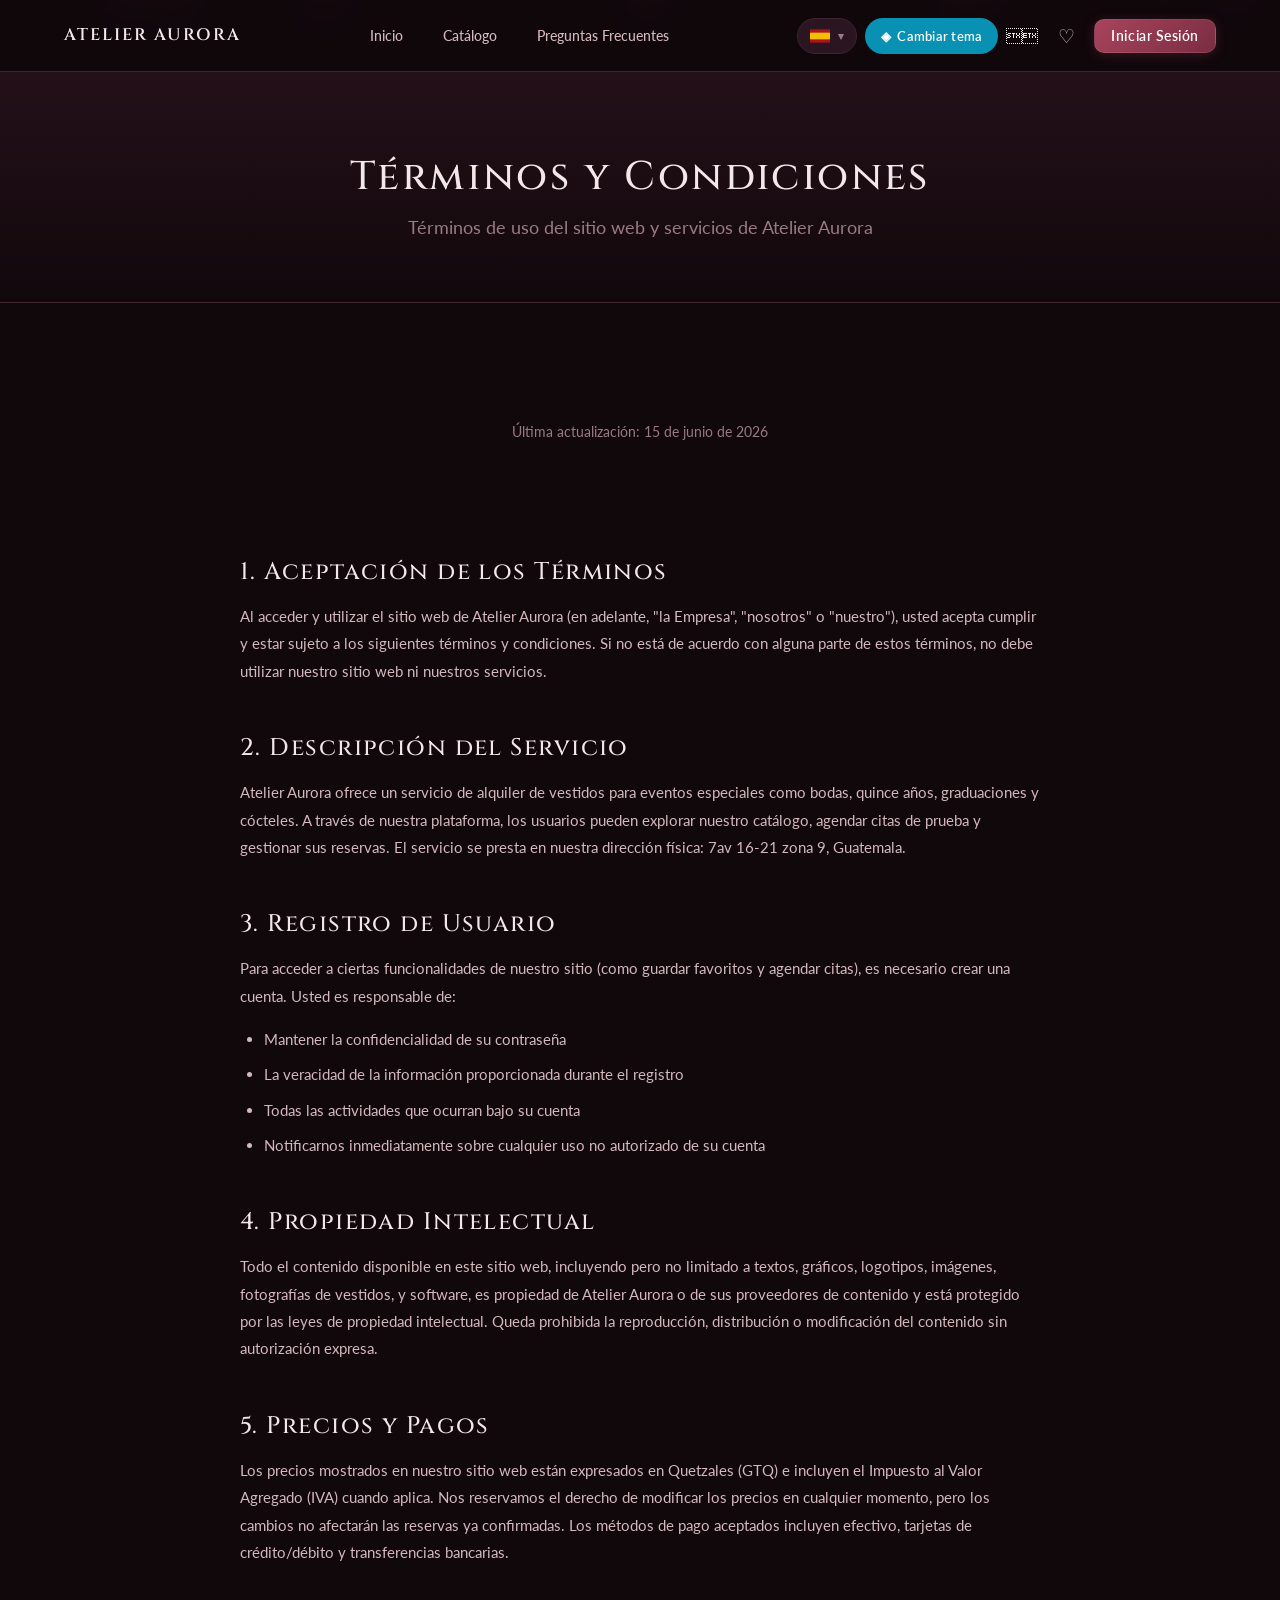
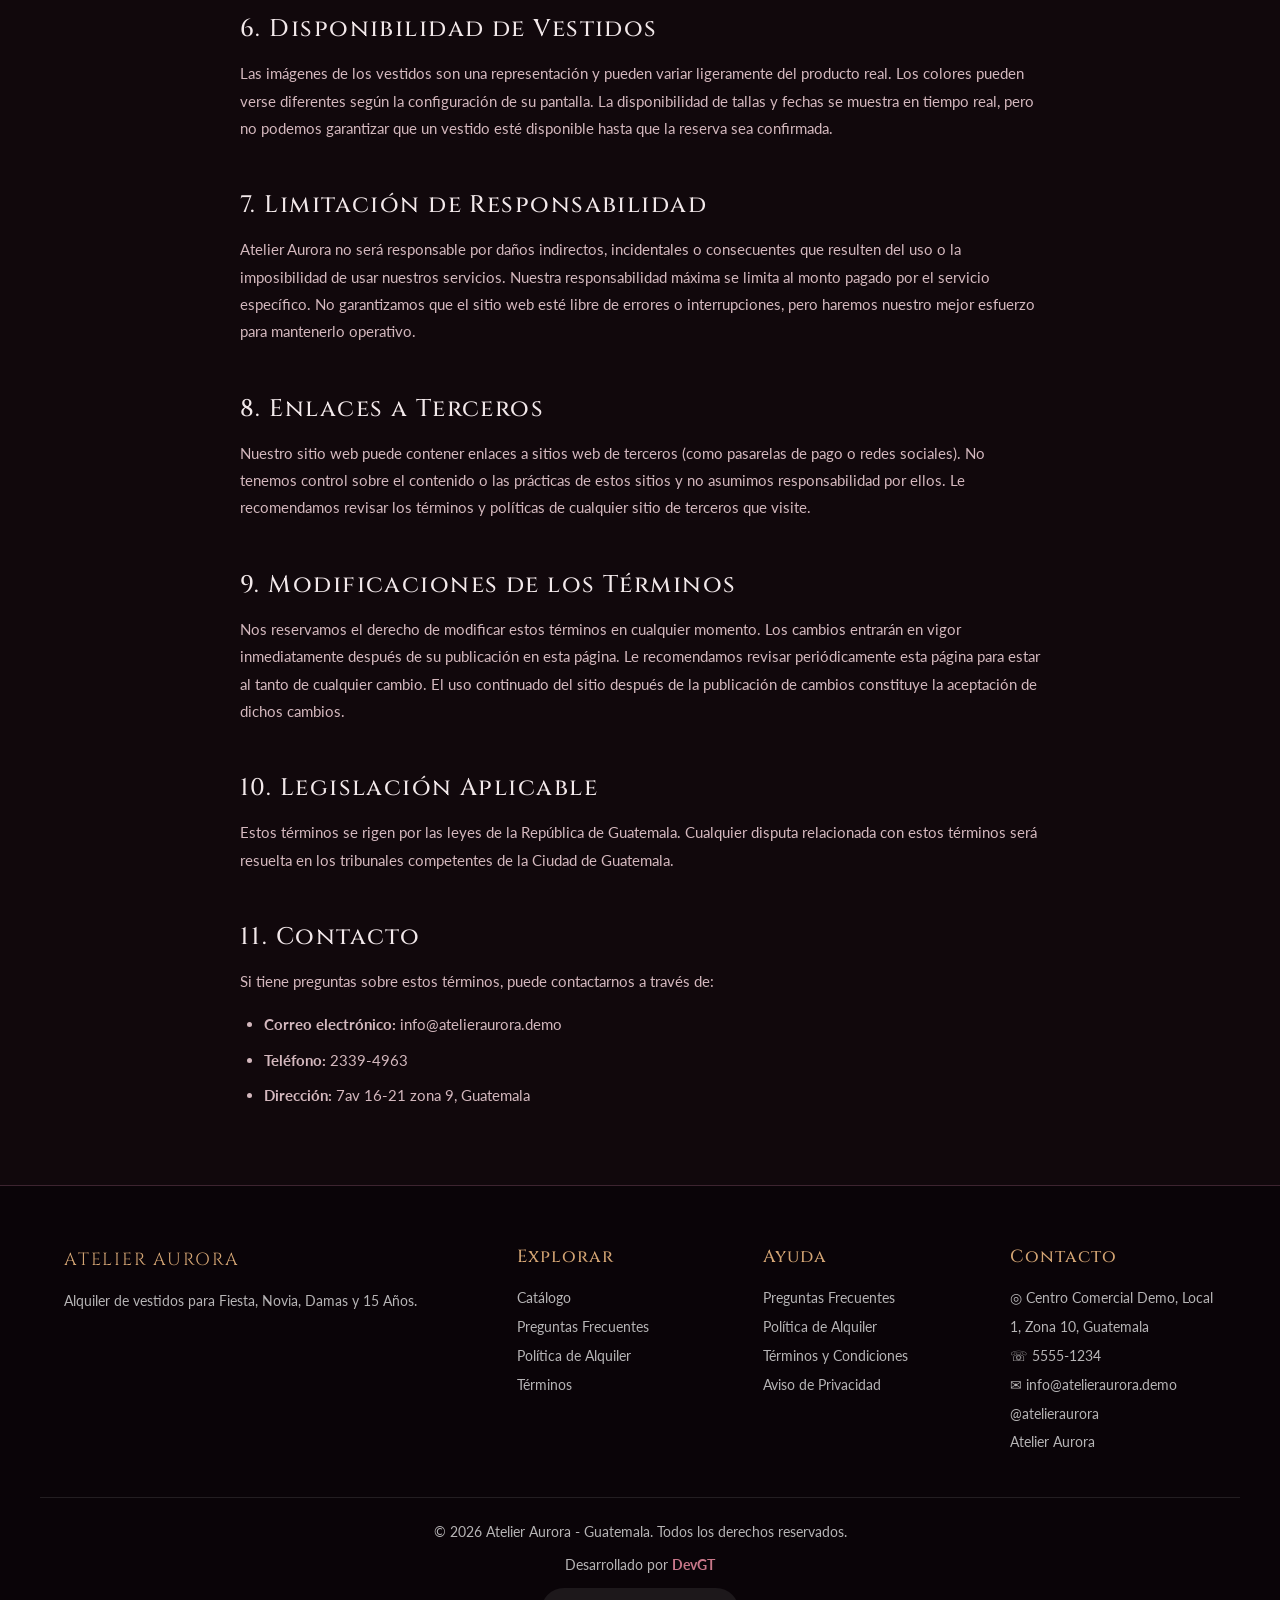
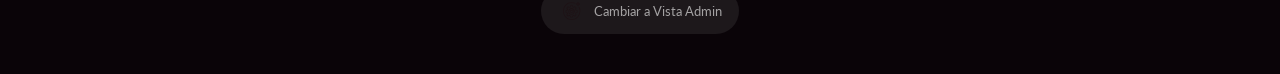
<file: terminos.html>
﻿<!DOCTYPE html>
<html lang="es">
<head>
  <meta charset="UTF-8">
  <meta name="viewport" content="width=device-width, initial-scale=1.0">
  <title>Términos y Condiciones - Atelier Aurora</title>
  <meta name="description" content="Términos y condiciones de uso del sitio web y servicios de Atelier Aurora.">
  <link rel="stylesheet" href="public/css/main.css">
  <link rel="stylesheet" href="public/css/cliente.css">
  <link rel="icon" href="data:image/svg+xml,<svg xmlns=%22http://www.w3.org/2000/svg%22 viewBox=%220 0 100 100%22><text y=%22.9em%22 font-size=%2290%22>  </text></svg>">
  <style>
    .legal-content { max-width: 800px; margin: 0 auto; padding: 60px 0; }
    .legal-content h2 { margin-top: 48px; margin-bottom: 16px; font-size: 1.5rem; }
    .legal-content h3 { margin-top: 32px; margin-bottom: 12px; font-size: 1.2rem; }
    .legal-content p { margin-bottom: 16px; font-size: 0.95rem; color: var(--text-secondary); line-height: 1.8; }
    .legal-content ul { list-style: disc; padding-left: 24px; margin-bottom: 16px; }
    .legal-content li { font-size: 0.95rem; color: var(--text-secondary); line-height: 1.8; margin-bottom: 8px; }
    .legal-header { text-align: center; padding: 48px 0; }
    .legal-header .date { color: var(--text-muted); font-size: 0.9rem; margin-top: 8px; }
  </style>
  <script src="public/js/theme.js"></script>
  <script src="public/js/lang.js"></script>
</head>
<body class="theme-vino">
  <nav class="navbar" id="navbar">
    <div class="navbar-inner">
      <a href="index.html" class="navbar-logo"><span>  Atelier Aurora</span></a>
      <button class="menu-toggle" id="menuToggle" aria-label="Menú">≡</button>
      <div class="navbar-links" id="navbarLinks">
        <a href="index.html" data-i18n="nav_home">Inicio</a>
        <a href="catalogo.html" data-i18n="nav_catalog">Catálogo</a>
        <a href="faq.html" data-i18n="footer_faq">FAQ</a>
      </div>
      <div class="navbar-actions">
                <button class="theme-toggle" id="themeToggle" onclick="toggleTheme()" title="Cambiar tema" data-i18n-title="nav_theme">
          <span id="themeIcon">◈</span> <span data-i18n="nav_theme">Cambiar tema</span>
        </button>
        <button class="btn-icon" onclick="window.location.href='catalogo.html?tab=favoritos'" title="Favoritos">♡</button>
        <button class="btn btn-primary btn-sm" id="loginBtn" onclick="toggleUserMenu()"><span data-i18n="nav_login">Iniciar Sesión</span></button>
      </div>
    </div>
  </nav>

  <main class="main-content">
    <div class="page-hero">
      <h1>Términos y Condiciones</h1>
      <p>Términos de uso del sitio web y servicios de Atelier Aurora</p>
    </div>

    <div class="container">
      <div class="legal-content">
        <div class="legal-header">
          <p class="date">Última actualización: 15 de junio de 2026</p>
        </div>

        <h2>1. Aceptación de los Términos</h2>
        <p>Al acceder y utilizar el sitio web de Atelier Aurora (en adelante, "la Empresa", "nosotros" o "nuestro"), usted acepta cumplir y estar sujeto a los siguientes términos y condiciones. Si no está de acuerdo con alguna parte de estos términos, no debe utilizar nuestro sitio web ni nuestros servicios.</p>

        <h2>2. Descripción del Servicio</h2>
        <p>Atelier Aurora ofrece un servicio de alquiler de vestidos para eventos especiales como bodas, quince años, graduaciones y cócteles. A través de nuestra plataforma, los usuarios pueden explorar nuestro catálogo, agendar citas de prueba y gestionar sus reservas. El servicio se presta en nuestra dirección física: 7av 16-21 zona 9, Guatemala.</p>

        <h2>3. Registro de Usuario</h2>
        <p>Para acceder a ciertas funcionalidades de nuestro sitio (como guardar favoritos y agendar citas), es necesario crear una cuenta. Usted es responsable de:</p>
        <ul>
          <li>Mantener la confidencialidad de su contraseña</li>
          <li>La veracidad de la información proporcionada durante el registro</li>
          <li>Todas las actividades que ocurran bajo su cuenta</li>
          <li>Notificarnos inmediatamente sobre cualquier uso no autorizado de su cuenta</li>
        </ul>

        <h2>4. Propiedad Intelectual</h2>
        <p>Todo el contenido disponible en este sitio web, incluyendo pero no limitado a textos, gráficos, logotipos, imágenes, fotografías de vestidos, y software, es propiedad de Atelier Aurora o de sus proveedores de contenido y está protegido por las leyes de propiedad intelectual. Queda prohibida la reproducción, distribución o modificación del contenido sin autorización expresa.</p>

        <h2>5. Precios y Pagos</h2>
        <p>Los precios mostrados en nuestro sitio web están expresados en Quetzales (GTQ) e incluyen el Impuesto al Valor Agregado (IVA) cuando aplica. Nos reservamos el derecho de modificar los precios en cualquier momento, pero los cambios no afectarán las reservas ya confirmadas. Los métodos de pago aceptados incluyen efectivo, tarjetas de crédito/débito y transferencias bancarias.</p>

        <h2>6. Disponibilidad de Vestidos</h2>
        <p>Las imágenes de los vestidos son una representación y pueden variar ligeramente del producto real. Los colores pueden verse diferentes según la configuración de su pantalla. La disponibilidad de tallas y fechas se muestra en tiempo real, pero no podemos garantizar que un vestido esté disponible hasta que la reserva sea confirmada.</p>

        <h2>7. Limitación de Responsabilidad</h2>
        <p>Atelier Aurora no será responsable por daños indirectos, incidentales o consecuentes que resulten del uso o la imposibilidad de usar nuestros servicios. Nuestra responsabilidad máxima se limita al monto pagado por el servicio específico. No garantizamos que el sitio web esté libre de errores o interrupciones, pero haremos nuestro mejor esfuerzo para mantenerlo operativo.</p>

        <h2>8. Enlaces a Terceros</h2>
        <p>Nuestro sitio web puede contener enlaces a sitios web de terceros (como pasarelas de pago o redes sociales). No tenemos control sobre el contenido o las prácticas de estos sitios y no asumimos responsabilidad por ellos. Le recomendamos revisar los términos y políticas de cualquier sitio de terceros que visite.</p>

        <h2>9. Modificaciones de los Términos</h2>
        <p>Nos reservamos el derecho de modificar estos términos en cualquier momento. Los cambios entrarán en vigor inmediatamente después de su publicación en esta página. Le recomendamos revisar periódicamente esta página para estar al tanto de cualquier cambio. El uso continuado del sitio después de la publicación de cambios constituye la aceptación de dichos cambios.</p>

        <h2>10. Legislación Aplicable</h2>
        <p>Estos términos se rigen por las leyes de la República de Guatemala. Cualquier disputa relacionada con estos términos será resuelta en los tribunales competentes de la Ciudad de Guatemala.</p>

        <h2>11. Contacto</h2>
        <p>Si tiene preguntas sobre estos términos, puede contactarnos a través de:</p>
        <ul>
          <li><strong>Correo electrónico:</strong> info@atelieraurora.demo</li>
          <li><strong>Teléfono:</strong> 2339-4963</li>
          <li><strong>Dirección:</strong> 7av 16-21 zona 9, Guatemala</li>
        </ul>
      </div>
    </div>
  </main>

  <footer class="footer">
    <div class="footer-inner">
      <div>
        <div class="footer-logo">  Atelier Aurora</div>
        <p>Alquiler de vestidos para Fiesta, Novia, Damas y 15 Años.</p>
      </div>
      <div>
        <h4>Explorar</h4>
        <a href="catalogo.html" data-i18n="nav_catalog">Catálogo</a><br>
        <a href="faq.html">Preguntas Frecuentes</a><br>
        <a href="politicas.html">Política de Alquiler</a><br>
        <a href="terminos.html">Términos</a>
      </div>
      <div>
        <h4>Ayuda</h4>
        <a href="faq.html" data-i18n="footer_faq">FAQ</a><br>
        <a href="politicas.html">Política de Alquiler</a><br>
        <a href="terminos.html">Términos y Condiciones</a><br>
        <a href="privacidad.html">Aviso de Privacidad</a>
      </div>
      <div>
        <h4>Contacto</h4>
        <p>◎ Centro Comercial Demo, Local 1, Zona 10, Guatemala</p>
        <p>☏ <a href="tel:55551234">5555-1234</a></p>
        <p>✉ info@atelieraurora.demo</p>
        <p> <a href="https://www.instagram.com/nicoldressrental/" target="_blank" rel="noopener">@atelieraurora</a></p>
        <p> <a href="https://www.instagram.com/atelieraurora/" target="_blank" rel="noopener">Atelier Aurora</a></p>
      </div>
    </div>
    <div class="footer-bottom">
      <p>© 2026 Atelier Aurora - Guatemala. Todos los derechos reservados.</p>
      <p class="devgt-credit">Desarrollado por <strong>DevGT</strong></p>
      <button class="switch-view" onclick="window.location.href='admin/dashboard.html'" style="margin-top:8px;"><img src="public/img/Iconos/Ajustes.png" class="heading-icon-img" alt=""> Cambiar a Vista Admin</button>
    </div>
  </footer>

  <!-- ─── LOGIN MODAL ─── -->
  <div class="modal-overlay" id="loginModal">
    <div class="modal">
      <div class="modal-header">
        <h3>Iniciar Sesión</h3>
        <button class="modal-close" onclick="closeLoginModal()">×</button>
      </div>
      <div class="modal-body">
        <form class="login-form" id="loginForm" onsubmit="handleLogin(event)">
          <div class="form-group">
            <label for="loginEmail">Correo electrónico</label>
            <input type="email" id="loginEmail" placeholder="tu@correo.com" required>
          </div>
          <div class="form-group">
            <label for="loginPassword">Contraseña</label>
            <input type="password" id="loginPassword" placeholder="••••••" required>
          </div>
          <div class="form-group" style="margin:0;">
            <button type="submit" class="btn btn-primary btn-block">Iniciar Sesión</button>
          </div>
          <div class="form-footer">
            <p>Usuarios demo: <strong>maria@demo.com</strong> / <strong>ana@demo.com</strong> / <strong>carmen@demo.com</strong><br>Contraseña: <strong>123456</strong></p>
            <p style="margin-top: 8px; font-size: 0.85rem;">¿No tienes cuenta? <a href="#" onclick="showToast('El registro estará disponible próximamente', 'info'); return false;" style="color: var(--primary); font-weight: 600;">Regístrate aquí</a></p>
          </div>
        </form>
      </div>
    </div>
  </div>

  <div class="toast-container" id="toastContainer"></div>
  <script src="public/js/data.js"></script>
  <script src="public/js/image-config.js"></script>
  <script src="public/js/catalogo.js"></script>
  <script src="public/js/carrito.js"></script>
  
  <script>
    document.getElementById('menuToggle')?.addEventListener('click', () => {
      document.getElementById('navbarLinks').classList.toggle('open');
    });
  </script>
</body>
</html>
</file>
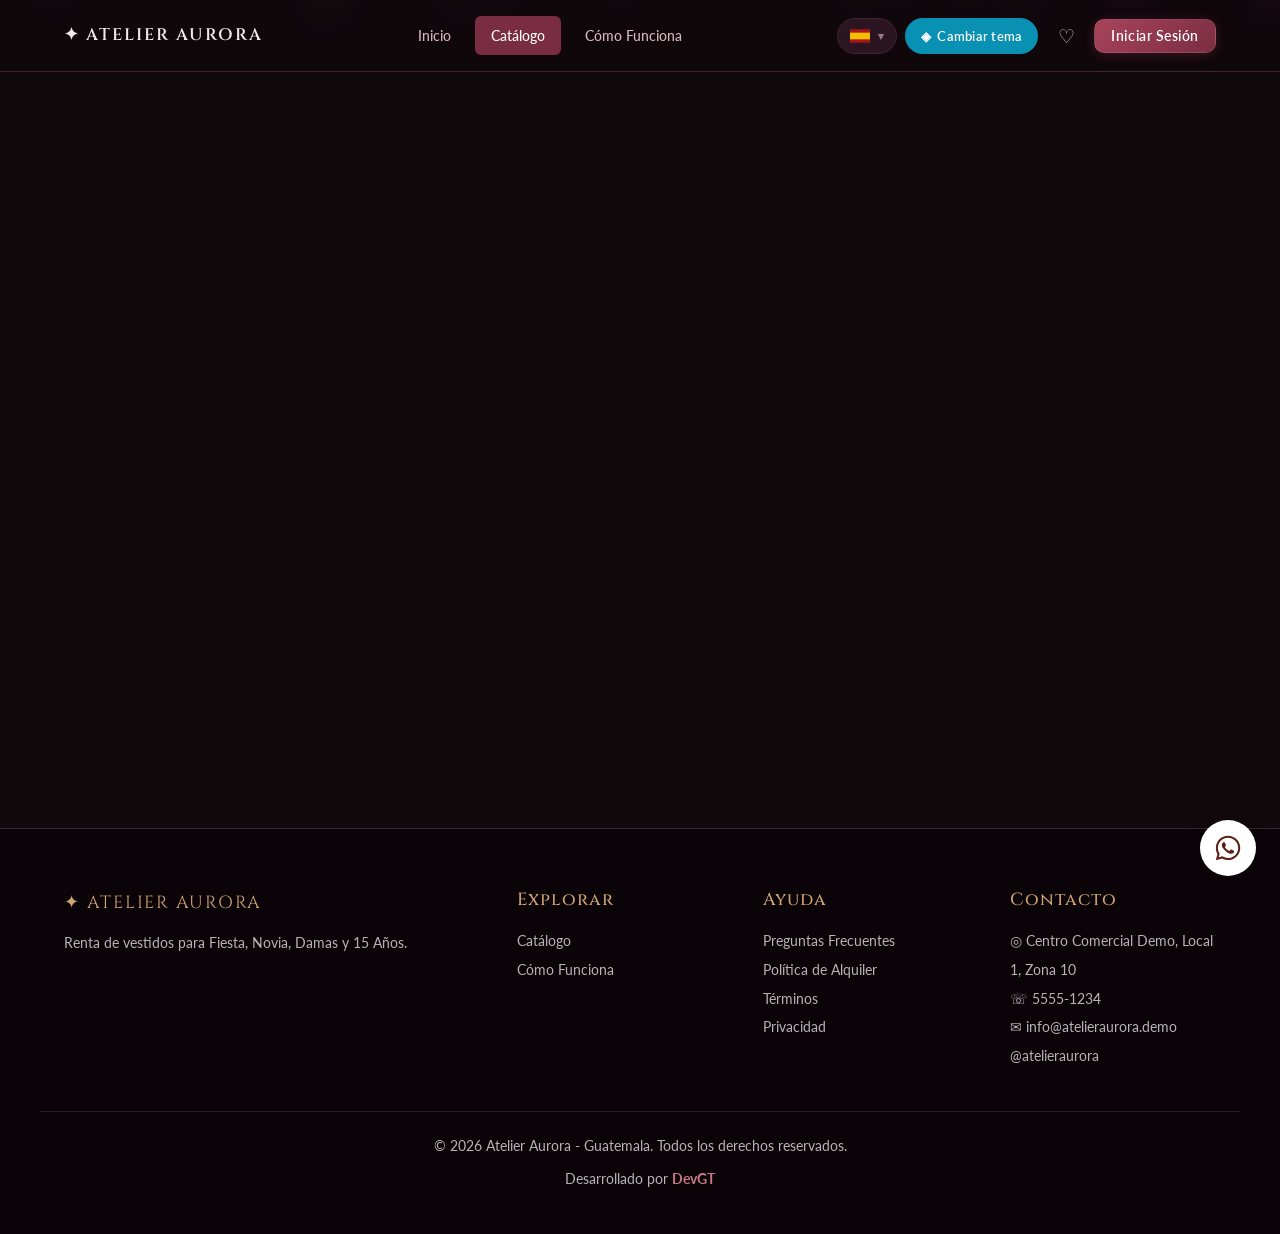
<file: vestido.html>
﻿<!DOCTYPE html>
<html lang="es">
<head>
  <meta charset="UTF-8">
  <meta name="viewport" content="width=device-width, initial-scale=1.0">
  <title>Detalle del Vestido - Atelier Aurora</title>
  <link rel="stylesheet" href="public/css/main.css">
  <link rel="stylesheet" href="public/css/cliente.css">
  <link rel="icon" href="data:image/svg+xml,<svg xmlns=%22http://www.w3.org/2000/svg%22 viewBox=%220 0 100 100%22><text y=%22.9em%22 font-size=%2290%22>✦</text></svg>">
  <script src="public/js/theme.js"></script>
  <script src="public/js/lang.js"></script>
</head>
<body class="theme-vino">
  <nav class="navbar" id="navbar">
    <div class="navbar-inner">
      <a href="index.html" class="navbar-logo"><span>✦ Atelier Aurora</span></a>
      <button class="menu-toggle" id="menuToggle">☰</button>
      <div class="navbar-links" id="navbarLinks">
        <a href="index.html" data-i18n="nav_home">Inicio</a>
        <a href="catalogo.html" class="active" data-i18n="nav_catalog">Catálogo</a>
        <a href="index.html#como-funciona" data-i18n="nav_how">Cómo Funciona</a>
      </div>
      <div class="navbar-actions">
        <button class="theme-toggle" id="themeToggle" onclick="toggleTheme()" title="Cambiar tema" data-i18n-title="nav_theme">
          <span id="themeIcon">◈</span> <span data-i18n="nav_theme">Cambiar tema</span>
        </button>
        <button class="btn-icon" onclick="handleFavClick()">♡</button>
        <button class="btn btn-primary btn-sm" id="loginBtn" onclick="toggleUserMenu()"><span data-i18n="nav_login">Iniciar Sesión</span></button>
      </div>
    </div>
  </nav>

  <main class="main-content">
    <div class="container">
      <div class="product-detail" id="productDetail">
      </div>
    </div>
  <div class="size-guide-modal" id="sizeGuideModal" style="display:none;">
    <div class="size-guide-content">
      <div class="size-guide-header">
        <h3 data-i18n="size_guide_title">Guía de Tallas</h3>
        <button class="modal-close" onclick="document.getElementById('sizeGuideModal').style.display='none'">×</button>
      </div>
      <table class="size-guide-table">
        <thead>
          <tr><th data-i18n="size_size">Talla</th><th data-i18n="size_bust">Busto (cm)</th><th data-i18n="size_waist">Cintura (cm)</th><th data-i18n="size_hip">Cadera (cm)</th></tr>
        </thead>
        <tbody>
          <tr><td>XS</td><td>82-86</td><td>62-66</td><td>88-92</td></tr>
          <tr><td>S</td><td>87-91</td><td>67-71</td><td>93-97</td></tr>
          <tr><td>M</td><td>92-96</td><td>72-76</td><td>98-102</td></tr>
          <tr><td>L</td><td>97-101</td><td>77-81</td><td>103-107</td></tr>
          <tr><td>XL</td><td>102-106</td><td>82-86</td><td>108-112</td></tr>
        </tbody>
      </table>
    </div>
  </div>
  </main>

  <footer class="footer">
    <div class="footer-inner">
      <div>
        <div class="footer-logo">✦ Atelier Aurora</div>
        <p>Renta de vestidos para Fiesta, Novia, Damas y 15 Años.</p>
      </div>
      <div>
        <h4>Explorar</h4>
        <a href="catalogo.html" data-i18n="nav_catalog">Catálogo</a><br>
        <a href="index.html#como-funciona" data-i18n="nav_how">Cómo Funciona</a>
      </div>
      <div><h4>Ayuda</h4><a href="faq.html" data-i18n="footer_faq">FAQ</a><br><a href="politicas.html">Política de Alquiler</a><br><a href="terminos.html">Términos</a><br><a href="privacidad.html">Privacidad</a></div>
      <div>
        <h4>Contacto</h4>
        <p>◎ Centro Comercial Demo, Local 1, Zona 10</p>
        <p>☏ <a href="tel:55551234">5555-1234</a></p>
        <p>✉ info@atelieraurora.demo</p>
        <p><a href="https://www.instagram.com/atelieraurora/" target="_blank" rel="noopener">@atelieraurora</a></p>
      </div>
    </div>
    <div class="footer-bottom"><p>© 2026 Atelier Aurora - Guatemala. Todos los derechos reservados.</p>
      <p class="devgt-credit">Desarrollado por <strong>DevGT</strong></p></div>
  </footer>

  <div class="modal-overlay" id="loginModal">
    <div class="modal">
      <div class="modal-header">
        <h3>Iniciar Sesión</h3>
        <button class="modal-close" onclick="closeLoginModal()">×</button>
      </div>
      <div class="modal-body">
        <form class="login-form" id="loginForm" onsubmit="handleLogin(event)">
          <div class="form-group">
            <label for="loginEmail">Correo</label>
            <input type="email" id="loginEmail" placeholder="tu@correo.com" required>
          </div>
          <div class="form-group">
            <label for="loginPassword">Contraseña</label>
            <input type="password" id="loginPassword" placeholder="••••••" required>
          </div>
          <div class="form-group" style="margin:0;">
            <button type="submit" class="btn btn-primary btn-block">Iniciar Sesión</button>
          </div>
          <div class="form-footer">
            <p>Demo: <strong>maria@demo.com</strong> / <strong>123456</strong></p>
            <p style="margin-top: 8px; font-size: 0.85rem;">¿No tienes cuenta? <a href="#" onclick="showToast('El registro estará disponible próximamente', 'info'); return false;" style="color: var(--primary); font-weight: 600;">Regístrate aquí</a></p>
          </div>
        </form>
      </div>
    </div>
  </div>

  <div class="toast-container" id="toastContainer"></div>

  <a href="https://wa.me/50255551234?text=Hola%20Mujer%20Bonita%20GT%2C%20quiero%20informaci%C3%B3n%20sobre%20sus%20vestidos" target="_blank" rel="noopener" class="whatsapp-float" title="Escríbenos por WhatsApp">
    <span class="whatsapp-icon">
      <svg viewBox="0 0 448 512" xmlns="http://www.w3.org/2000/svg">
        <path d="M380.9 97.1C339 55.1 283.2 32 223.9 32c-122.4 0-222 99.6-222 222 0 39.1 10.2 77.3 29.6 111L0 480l117.7-30.9c32.4 17.7 68.9 27 106.1 27h.1c122.3 0 224.1-99.6 224.1-222 0-59.3-25.2-115-67.1-157zm-157 341.6c-33.2 0-65.7-8.9-94-25.7l-6.7-4-69.8 18.3L72 359.2l-4.4-7c-18.5-29.4-28.2-63.3-28.2-98.2 0-101.7 82.8-184.5 184.6-184.5 49.3 0 95.6 19.2 130.4 54.1 34.8 34.9 56.2 81.2 56.1 130.5 0 101.8-84.9 184.6-186.6 184.6zm101.2-138.2c-5.5-2.8-32.8-16.2-37.9-18-5.1-1.9-8.8-2.8-12.5 2.8-3.7 5.6-14.3 18-17.6 21.8-3.2 3.7-6.5 4.2-12 1.4-32.6-16.3-54-29.1-75.5-66-5.7-9.8 5.7-9.1 16.3-30.3 1.8-3.7.9-6.9-.5-9.7-1.4-2.8-12.5-30.1-17.1-41.2-4.5-10.8-9.1-9.3-12.5-9.5-3.2-.2-6.9-.2-10.6-.2-3.7 0-9.7 1.4-14.8 6.9-5.1 5.6-19.4 19-19.4 46.3 0 27.3 19.9 53.7 22.6 57.4 2.8 3.7 39.1 59.7 94.8 83.8 35.2 15.2 49 16.5 66.6 13.9 10.7-1.6 32.8-13.4 37.4-26.4 4.6-13 4.6-24.1 3.2-26.4-1.3-2.5-5-3.9-10.5-6.6z"/>
      </svg>
    </span>
  </a>

  <script src="public/js/data.js"></script>
  <script src="public/js/image-config.js"></script>
  <script src="public/js/catalogo.js"></script>
  <script src="public/js/carrito.js"></script>
  <script src="public/js/reservas.js"></script>
  
  <script>
    document.getElementById('menuToggle')?.addEventListener('click', () => {
      document.getElementById('navbarLinks').classList.toggle('open');
    });

    document.addEventListener('DOMContentLoaded', () => {
      const params = new URLSearchParams(window.location.search);
      const id = parseInt(params.get('id'));
      const reprogramar = parseInt(params.get('reprogramar'));
      if (id) {
        renderizarVestido(id);
        if (reprogramar) {
        }
      }
    });
  </script>
</body>
</html>
</file>
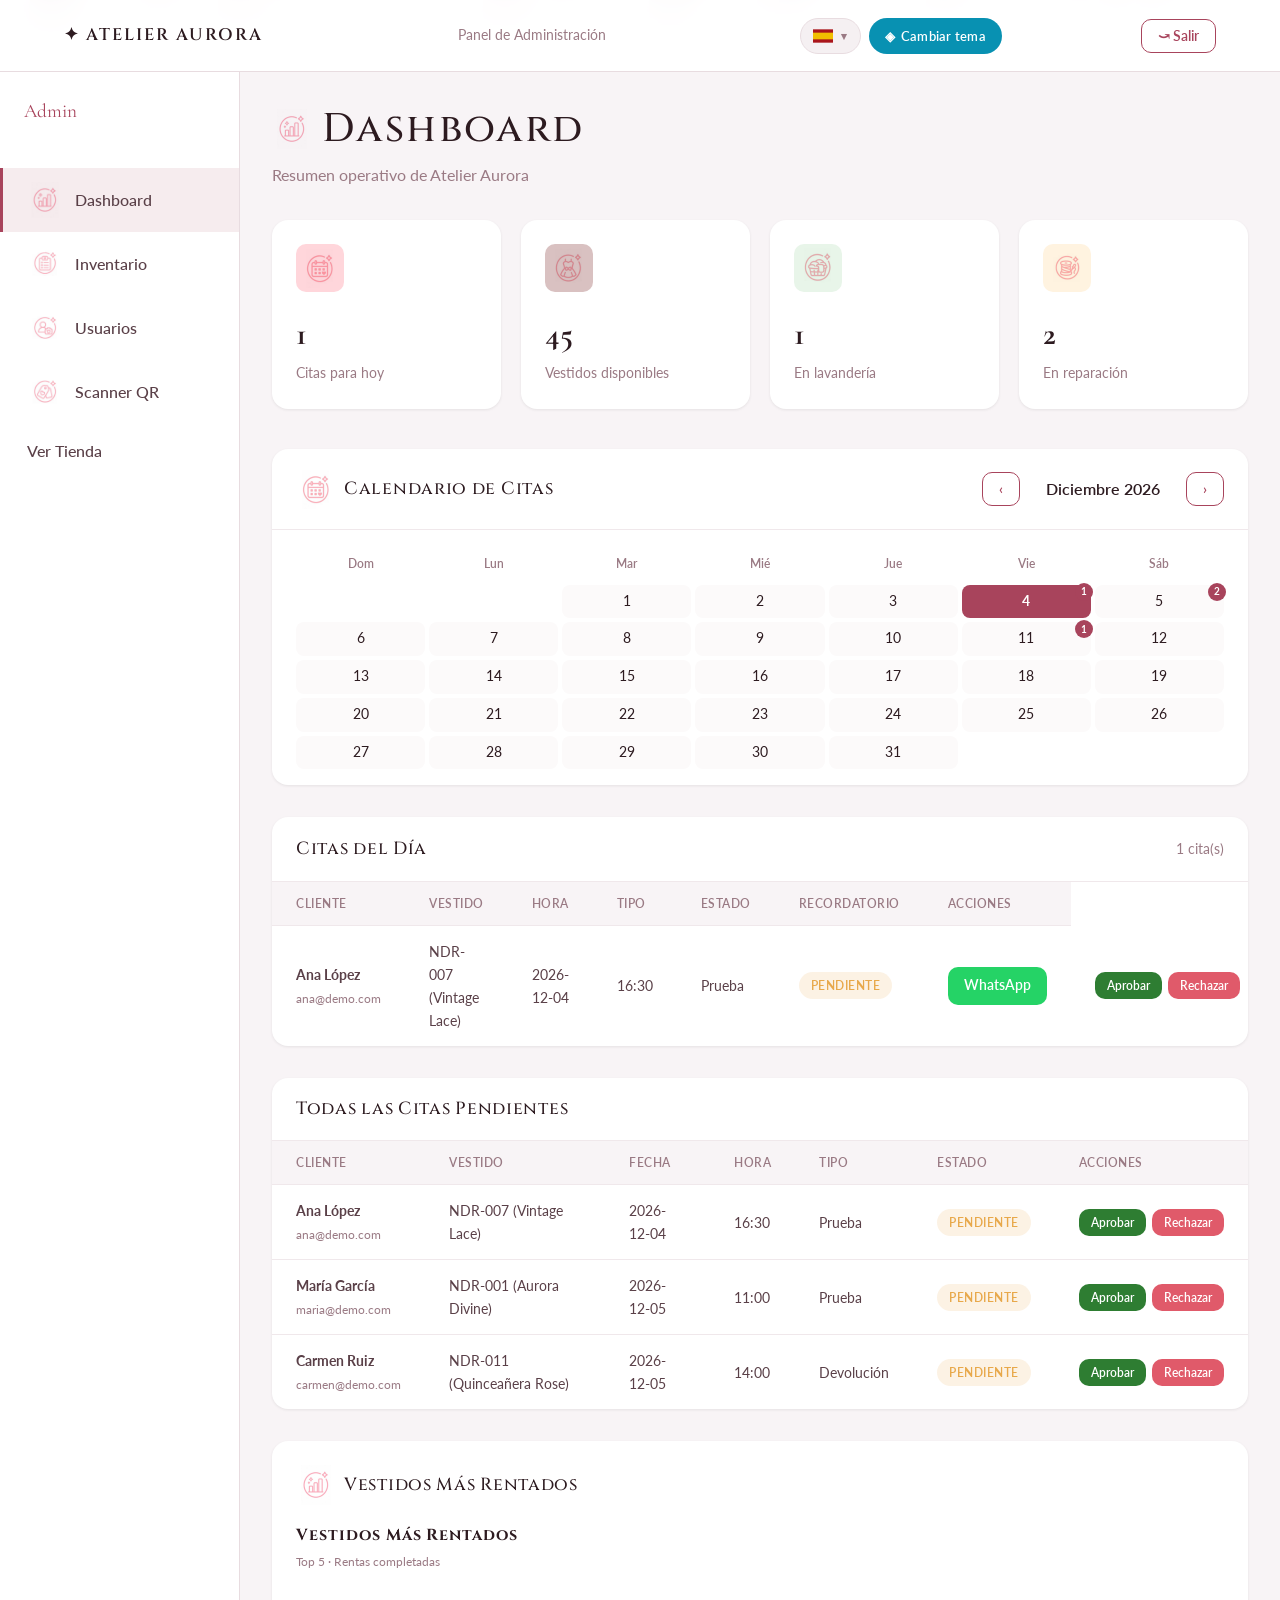
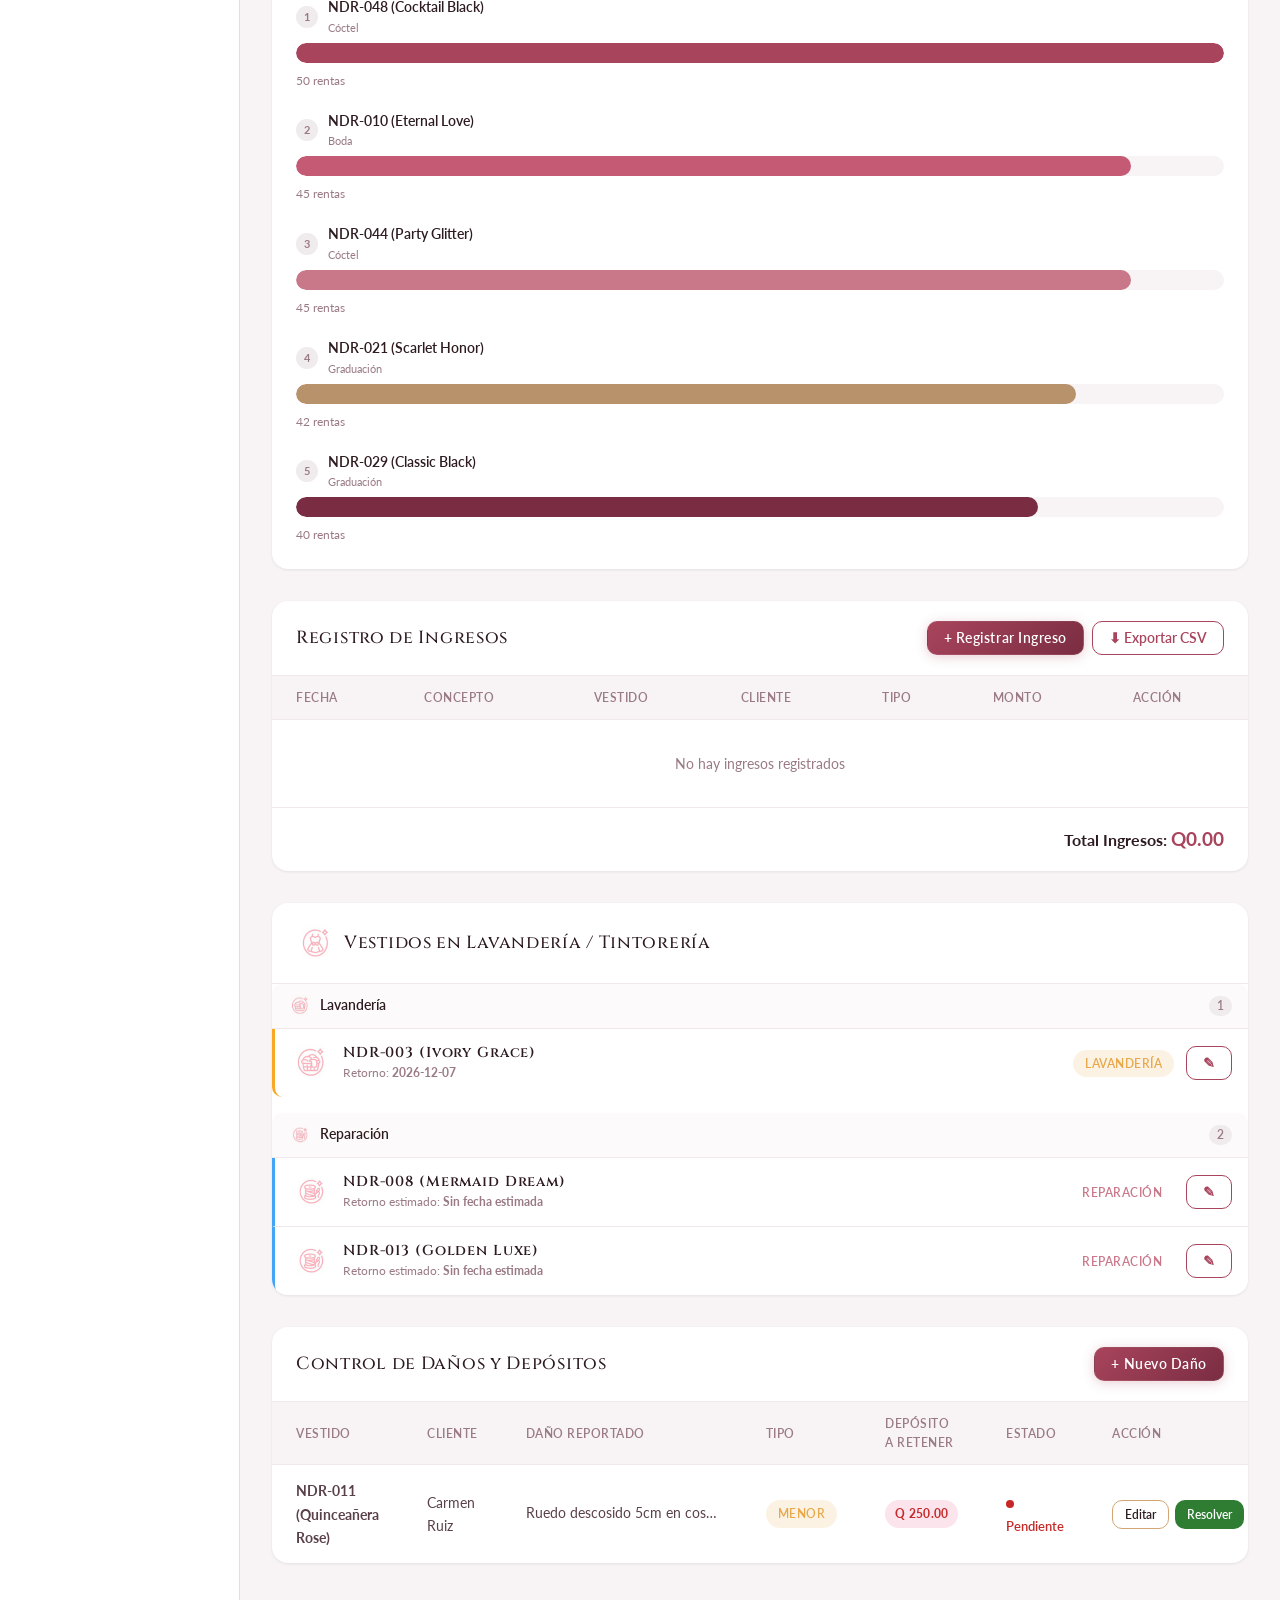
<file: admin/dashboard.html>
﻿<!DOCTYPE html>
<html lang="es">
<head>
  <meta charset="UTF-8">
  <meta name="viewport" content="width=device-width, initial-scale=1.0">
  <title>Dashboard - Panel Admin | Atelier Aurora</title>
  <link rel="stylesheet" href="../public/css/main.css">
  <link rel="stylesheet" href="../public/css/admin.css">
  <link rel="icon" href="data:image/svg+xml,<svg xmlns=%22http://www.w3.org/2000/svg%22 viewBox=%220 0 100 100%22><text y=%22.9em%22 font-size=%2290%22>✦</text></svg>">
  <link rel="preconnect" href="https://fonts.googleapis.com">
  <link rel="preconnect" href="https://fonts.gstatic.com" crossorigin>
  <link href="https://fonts.googleapis.com/css2?family=Lato:wght@300;400;700;900&family=Playfair+Display:wght@400;600;700;800&display=swap" rel="stylesheet">
  <script src="../public/js/theme.js"></script>
  <script src="../public/js/lang.js"></script>
</head>
<body class="admin-light">
  <nav class="navbar" id="navbar">
    <div class="navbar-inner">
      <a href="../index.html" class="navbar-logo"><span>✦ Atelier Aurora</span></a>
      <div style="font-size:0.85rem;color:var(--text-muted);">Panel de Administración</div>
      <div class="navbar-actions">
        <button class="theme-toggle" id="themeToggle" onclick="toggleTheme()" title="Cambiar tema">
          <span id="themeIcon">◈</span> Cambiar tema
        </button>
        <a href="../index.html" class="switch-view" title="Ver como cliente">👁 Vista Cliente</a>
        <button class="btn btn-outline btn-sm" onclick="handleLogout()">⤻ Salir</button>
      </div>
    </div>
  </nav>

  <main class="main-content">
    <div class="admin-layout">
      <aside class="admin-sidebar">
        <div class="sidebar-logo">Admin</div>
        <a href="dashboard.html" class="active"><img src="../public/img/Iconos/Grafica.png" class="sidebar-icon-img" alt=""><span>Dashboard</span></a>
        <a href="inventario.html"><img src="../public/img/Iconos/Inventario.png" class="sidebar-icon-img" alt=""><span>Inventario</span></a>
        <a href="usuarios.html"><img src="../public/img/Iconos/Usuarios.png" class="sidebar-icon-img" alt=""><span>Usuarios</span></a>
        <a href="scanner.html"><img src="../public/img/Iconos/Etiquetas.png" class="sidebar-icon-img" alt=""><span>Scanner QR</span></a>
        <a href="../catalogo.html"><span>Ver Tienda</span></a>
      </aside>

      <section class="admin-main">
        <h1><img src="../public/img/Iconos/Grafica.png" class="heading-icon-img" alt="">Dashboard</h1>
        <p class="page-desc">Resumen operativo de Atelier Aurora</p>

        <!-- Stats -->
        <div class="stats-grid" id="statsGrid">
          <div class="stat-card">
            <div class="stat-icon purple"><img src="../public/img/Iconos/Calendario.png" alt=""></div>
            <div class="stat-number" id="statCitasHoy">-</div>
            <div class="stat-label">Citas para hoy</div>
          </div>
          <div class="stat-card">
            <div class="stat-icon blue"><img src="../public/img/Iconos/Vestidos.png" alt=""></div>
            <div class="stat-number" id="statDisponibles">-</div>
            <div class="stat-label">Vestidos disponibles</div>
          </div>
          <div class="stat-card">
            <div class="stat-icon green"><img src="../public/img/Iconos/Lavanderia.png" alt=""></div>
            <div class="stat-number" id="statLavanderia">-</div>
            <div class="stat-label">En lavandería</div>
          </div>
          <div class="stat-card">
            <div class="stat-icon orange"><img src="../public/img/Iconos/Reparacion.png" alt=""></div>
            <div class="stat-number" id="statReparacion">-</div>
            <div class="stat-label">En reparación</div>
          </div>
        </div>

        <!-- Calendario de Citas -->
        <div class="table-container">
          <div class="table-header">
            <h3><img src="../public/img/Iconos/Calendario.png" class="heading-icon-img" alt=""> Calendario de Citas</h3>
            <div style="display:flex;gap:8px;align-items:center;">
              <button class="btn btn-sm btn-outline" onclick="adminCambiarMes(-1)">‹</button>
              <span id="adminMesActual" style="font-weight:600;min-width:150px;text-align:center;"></span>
              <button class="btn btn-sm btn-outline" onclick="adminCambiarMes(1)">›</button>
            </div>
          </div>
          <div id="adminCalendarWidget" style="padding:16px 24px;"></div>
        </div>

        <!-- Citas de Hoy + WhatsApp -->
        <div class="table-container">
          <div class="table-header">
            <h3>Citas del Día</h3>
            <span id="citasHoyCount" style="color:var(--text-muted);font-size:0.9rem;"></span>
          </div>
          <div id="citasHoyTable">
            <table>
              <thead>
                <tr>
                  <th>Cliente</th>
                  <th>Vestido</th>
                  <th>Hora</th>
                  <th>Tipo</th>
                  <th>Estado</th>
                  <th>Recordatorio</th>
                  <th>Acciones</th>
                </tr>
              </thead>
              <tbody id="citasHoyBody"></tbody>
            </table>
          </div>
        </div>

        <!-- Todas las Citas Pendientes -->
        <div class="table-container">
          <div class="table-header">
            <h3>Todas las Citas Pendientes</h3>
          </div>
          <div id="citasPendientesTable">
            <table>
              <thead>
                <tr>
                  <th>Cliente</th>
                  <th>Vestido</th>
                  <th>Fecha</th>
                  <th>Hora</th>
                  <th>Tipo</th>
                  <th>Estado</th>
                  <th>Acciones</th>
                </tr>
              </thead>
              <tbody id="citasPendientesBody"></tbody>
            </table>
          </div>
        </div>

        <!-- Estadísticas de Rentabilidad -->
        <div class="chart-container">
          <h3 style="margin-bottom:20px;"><img src="../public/img/Iconos/Grafica.png" class="heading-icon-img" alt="">Vestidos Más Rentados</h3>
          <div id="chartBars"></div>
        </div>

        <!-- Ingresos -->
        <div class="table-container">
          <div class="table-header">
            <h3> Registro de Ingresos</h3>
            <div style="display:flex;gap:8px;">
              <button class="btn btn-primary btn-sm" onclick="mostrarFormularioIngreso()">+ Registrar Ingreso</button>
              <button class="btn btn-outline btn-sm" onclick="exportarIngresosCSV()">⬇ Exportar CSV</button>
            </div>
          </div>
          <div id="ingresosTable">
            <table>
              <thead>
                <tr>
                  <th>Fecha</th>
                  <th>Concepto</th>
                  <th>Vestido</th>
                  <th>Cliente</th>
                  <th>Tipo</th>
                  <th>Monto</th>
                  <th>Acción</th>
                </tr>
              </thead>
              <tbody id="ingresosBody"></tbody>
            </table>
          </div>
          <div style="padding:16px 24px;text-align:right;border-top:1px solid var(--border-light);">
            <strong>Total Ingresos: </strong><span id="totalIngresos" style="font-size:1.2rem;color:var(--primary);font-weight:700;">Q0.00</span>
          </div>
        </div>

        <!-- Modal Nuevo Ingreso -->
        <div class="modal-overlay" id="ingresoModal" style="display:none;">
          <div class="modal" style="max-width:500px;">
            <div class="modal-header">
              <h3>Registrar Ingreso</h3>
              <button class="modal-close" onclick="cerrarFormularioIngreso()">×</button>
            </div>
            <form class="damage-form" onsubmit="guardarIngreso(event)">
              <input type="hidden" id="ingresoEditId">
              <div class="form-row">
                <div class="form-group">
                  <label>Concepto</label>
                  <select id="ingresoConcepto" required>
                    <option value="renta">Renta</option>
                    <option value="venta">Venta</option>
                    <option value="deposito">Depósito</option>
                    <option value="otro">Otro</option>
                  </select>
                </div>
                <div class="form-group">
                  <label>Vestido</label>
                  <select id="ingresoVestido">
                    <option value="">Ninguno</option>
                  </select>
                </div>
              </div>
              <div class="form-row">
                <div class="form-group">
                  <label>Cliente</label>
                  <select id="ingresoCliente">
                    <option value="">Seleccionar...</option>
                  </select>
                </div>
                <div class="form-group">
                  <label>Monto (GTQ)</label>
                  <input type="number" id="ingresoMonto" min="0" step="0.01" required placeholder="0.00">
                </div>
              </div>
              <div class="form-group">
                <label>Notas</label>
                <input type="text" id="ingresoNotas" placeholder="Opcional">
              </div>
              <div class="form-actions">
                <button type="button" class="btn btn-outline" onclick="cerrarFormularioIngreso()">Cancelar</button>
                <button type="submit" class="btn btn-primary">Guardar Ingreso</button>
              </div>
            </form>
          </div>
        </div>

        <!-- Vestidos en Lavandería -->
        <div class="table-container">
          <div class="table-header">
            <h3><img src="../public/img/Iconos/Vestidos.png" class="heading-icon-img" alt="">Vestidos en Lavandería / Tintorería</h3>
          </div>
          <div id="lavanderiaList"></div>
        </div>

        <!-- Daños / Depósitos -->
        <div class="table-container">
          <div class="table-header">
            <h3>Control de Daños y Depósitos</h3>
            <button class="btn btn-primary btn-sm" onclick="abrirFormularioDano()">+ Nuevo Daño</button>
          </div>
          <table>
            <thead>
              <tr>
                <th>Vestido</th>
                <th>Cliente</th>
                <th>Daño Reportado</th>
                <th>Tipo</th>
                <th>Depósito a Retener</th>
                <th>Estado</th>
                <th>Acción</th>
              </tr>
            </thead>
            <tbody id="danosBody"></tbody>
          </table>
        </div>

        <!-- Modal Daños -->
        <div class="modal-overlay" id="danoModal" style="display:none;">
          <div class="modal">
            <div class="modal-header">
              <h3 id="danoFormTitle">Nuevo Daño</h3>
              <button class="modal-close" onclick="cerrarFormularioDano()">×</button>
            </div>
            <form class="damage-form" id="danoForm" onsubmit="guardarDano(event)">
              <input type="hidden" id="danoEditId">
              <div class="form-row">
                <div class="form-group">
                  <label for="danoVestido">Vestido</label>
                  <select id="danoVestido" required></select>
                </div>
                <div class="form-group">
                  <label for="danoCliente">Cliente</label>
                  <select id="danoCliente" required></select>
                </div>
              </div>
              <div class="form-group">
                <label for="danoDescripcion">Descripción del daño</label>
                <textarea id="danoDescripcion" rows="3" required placeholder="Describe el daño..."></textarea>
              </div>
              <div class="form-row">
                <div class="form-group">
                  <label for="danoTipo">Tipo</label>
                  <select id="danoTipo">
                    <option value="Menor">Menor</option>
                    <option value="Grave">Grave</option>
                  </select>
                </div>
                <div class="form-group">
                  <label for="danoDeposito">Depósito a retener (Q)</label>
                  <input type="number" id="danoDeposito" min="0" step="0.01" required placeholder="0.00">
                </div>
                <div class="form-group">
                  <label for="danoEstado">Estado</label>
                  <select id="danoEstado">
                    <option value="pendiente">Pendiente</option>
                    <option value="resuelto">Resuelto</option>
                  </select>
                </div>
              </div>
              <div class="form-actions">
                <button type="button" class="btn btn-outline" onclick="cerrarFormularioDano()">Cancelar</button>
                <button type="submit" class="btn btn-primary">Guardar</button>
              </div>
            </form>
          </div>
        </div>
      </section>
    </div>
  </main>

  <script src="../public/js/data.js"></script>
  <script src="../public/js/image-config.js"></script>
  <script src="../public/js/carrito.js"></script>
  <script src="../public/js/admin.js"></script>
  <script>
    document.addEventListener('DOMContentLoaded', () => {
      /* COMENTAMOS LA SEGURIDAD PARA PODER ENTRAR
      const user = getCurrentUser();
      if (!user || user.correo !== 'admin@boutique.com') {
        window.location.href = '../index.html';
        return;
      }
      */
      cargarDashboard();
      cargarEstadisticas();
      cargarTintoreria();
      cargarDanos();
      renderizarIngresos();
      renderizarCalendarioAdmin();
    });
  </script>
  
</body>
</html>
</file>
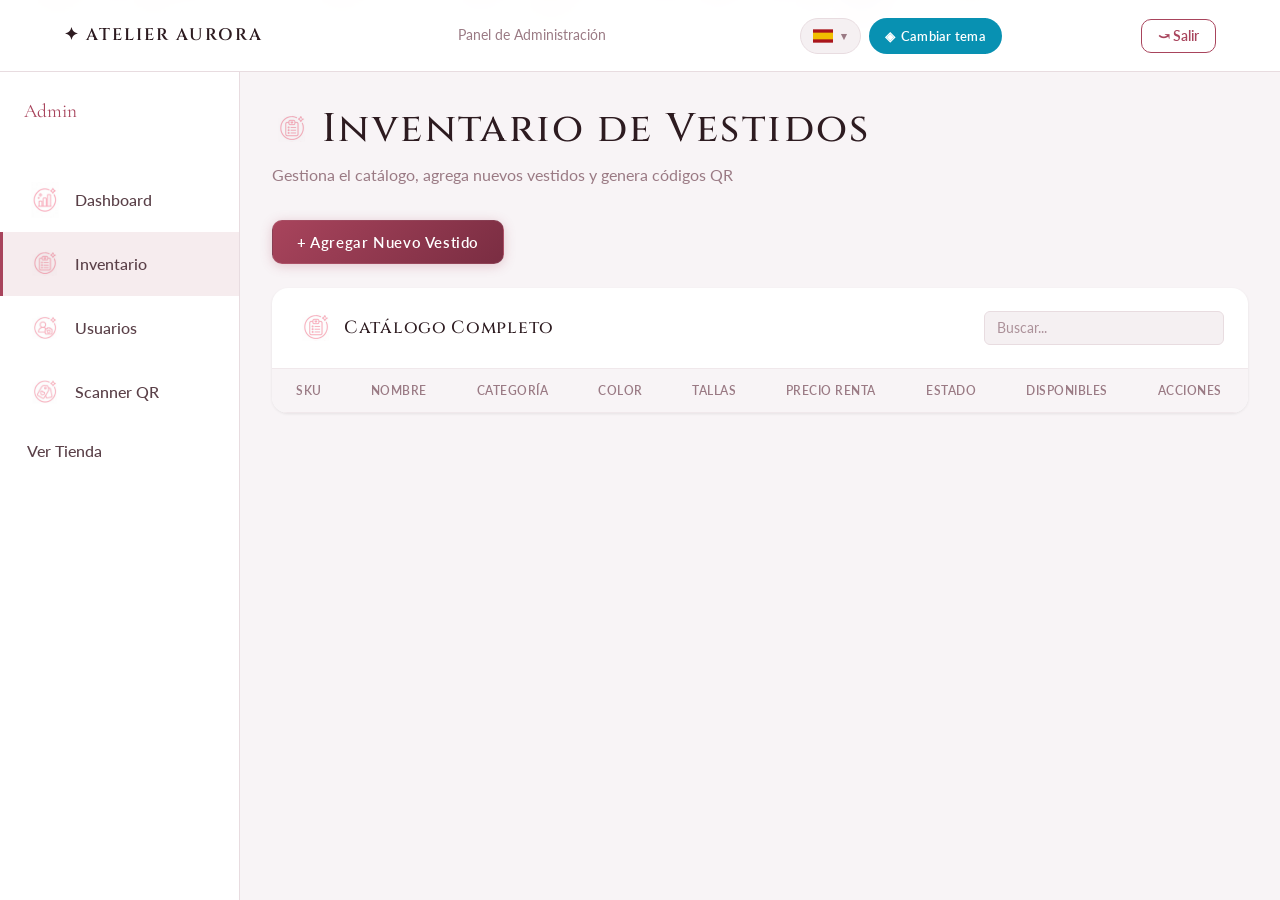
<file: admin/inventario.html>
﻿<!DOCTYPE html>
<html lang="es">
<head>
  <meta charset="UTF-8">
  <meta name="viewport" content="width=device-width, initial-scale=1.0">
  <title>Inventario - Panel Admin | Atelier Aurora</title>
  <link rel="stylesheet" href="../public/css/main.css">
  <link rel="stylesheet" href="../public/css/admin.css">
  <link rel="icon" href="data:image/svg+xml,<svg xmlns=%22http://www.w3.org/2000/svg%22 viewBox=%220 0 100 100%22><text y=%22.9em%22 font-size=%2290%22>✦</text></svg>">
  <link rel="preconnect" href="https://fonts.googleapis.com">
  <link rel="preconnect" href="https://fonts.gstatic.com" crossorigin>
  <link href="https://fonts.googleapis.com/css2?family=Lato:wght@300;400;700;900&family=Playfair+Display:wght@400;600;700;800&display=swap" rel="stylesheet">
  <script src="../public/js/theme.js"></script>
  <script src="../public/js/lang.js"></script>
</head>
<body class="admin-light">
  <nav class="navbar" id="navbar">
    <div class="navbar-inner">
      <a href="../index.html" class="navbar-logo"><span>✦ Atelier Aurora</span></a>
      <div style="font-size:0.85rem;color:var(--text-muted);">Panel de Administración</div>
      <div class="navbar-actions">
        <button class="theme-toggle" id="themeToggle" onclick="toggleTheme()" title="Cambiar tema">
          <span id="themeIcon">◈</span> Cambiar tema
        </button>
        <a href="../index.html" class="switch-view" title="Ver como cliente">👁 Vista Cliente</a>
        <button class="btn btn-outline btn-sm" onclick="handleLogout()">⤻ Salir</button>
      </div>
    </div>
  </nav>

  <main class="main-content">
    <div class="admin-layout">
      <aside class="admin-sidebar">
        <div class="sidebar-logo">Admin</div>
        <a href="dashboard.html"><img src="../public/img/Iconos/Grafica.png" class="sidebar-icon-img" alt=""><span>Dashboard</span></a>
        <a href="inventario.html" class="active"><img src="../public/img/Iconos/Inventario.png" class="sidebar-icon-img" alt=""><span>Inventario</span></a>
        <a href="usuarios.html"><img src="../public/img/Iconos/Usuarios.png" class="sidebar-icon-img" alt=""><span>Usuarios</span></a>
        <a href="scanner.html"><img src="../public/img/Iconos/Etiquetas.png" class="sidebar-icon-img" alt=""><span>Scanner QR</span></a>
        <a href="../catalogo.html"><span>Ver Tienda</span></a>
      </aside>

      <section class="admin-main">
        <h1><img src="../public/img/Iconos/Inventario.png" class="heading-icon-img" alt="">Inventario de Vestidos</h1>
        <p class="page-desc">Gestiona el catálogo, agrega nuevos vestidos y genera códigos QR</p>

        <!-- Botón agregar -->
        <div style="margin-bottom:24px;">
          <button class="btn btn-primary" onclick="abrirFormularioNuevo()">+ Agregar Nuevo Vestido</button>
        </div>

        <!-- Formulario nuevo/editar -->
        <div class="admin-form" id="vestidoForm" style="display:none;">
          <div style="display:flex;justify-content:space-between;align-items:center;margin-bottom:20px;">
            <h3 id="formTitle">Agregar Vestido</h3>
            <button class="btn btn-sm btn-secondary" onclick="cerrarFormulario()">× Cancelar</button>
          </div>
          <form onsubmit="guardarVestido(event)">
            <input type="hidden" id="editId" value="">
            <div class="form-row">
              <div class="form-group">
                <label>Nombre del vestido</label>
                <input type="text" id="vNombre" required>
              </div>
              <div class="form-group">
                <label>Categoría</label>
                <select id="vCategoria" required>
                  <option value="">Seleccionar...</option>
                  <option value="Boda">Boda</option>
                  <option value="15 Años">15 Años</option>
                  <option value="Graduación">Graduación</option>
                  <option value="Cóctel">Cóctel</option>
                </select>
              </div>
            </div>
            <div class="form-row">
              <div class="form-group">
                <label>Color</label>
                <select id="vColor" required>
                  <option value="">Seleccionar...</option>
                  <option value="Blanco">Blanco</option>
                  <option value="Marfil">Marfil</option>
                  <option value="Rosado">Rosado</option>
                  <option value="Azul">Azul</option>
                  <option value="Rojo">Rojo</option>
                  <option value="Dorado">Dorado</option>
                  <option value="Plateado">Plateado</option>
                  <option value="Lavanda">Lavanda</option>
                  <option value="Verde">Verde</option>
                  <option value="Negro">Negro</option>
                </select>
              </div>
              <div class="form-group">
                <label>Tallas (separadas por coma)</label>
                <input type="text" id="vTallas" placeholder="XS, S, M, L, XL" required>
              </div>
            </div>
            <div class="form-row">
              <div class="form-group">
                <label>Precio de Renta (GTQ)</label>
                <input type="number" id="vPrecioRenta" min="0" required>
              </div>
              <div class="form-group">
                <label>Precio de Venta (GTQ)</label>
                <input type="number" id="vPrecioVenta" min="0" placeholder="0 si no aplica">
              </div>
            </div>
            <div class="form-row">
              <div class="form-group">
                <label>Disponibles (cantidad)</label>
                <input type="number" id="vDisponibles" min="0" value="1" required>
              </div>
              <div class="form-group">
                <label>Estado</label>
                <select id="vEstado" required>
                  <option value="disponible">Disponible</option>
                  <option value="agotado">Agotado</option>
                  <option value="lavanderia">Lavandería</option>
                  <option value="reparacion">Reparación</option>
                </select>
              </div>
            </div>
            <div class="form-row">
              <div class="form-group">
                <label>Tipo de Cuerpo / Escote</label>
                <div id="vTipoCuerpo" class="checkbox-group">
                  <label class="checkbox-label"><input type="checkbox" value="V"> V</label>
                  <label class="checkbox-label"><input type="checkbox" value="Princesa"> Princesa</label>
                  <label class="checkbox-label"><input type="checkbox" value="Sirena"> Sirena</label>
                  <label class="checkbox-label"><input type="checkbox" value="Imperio"> Imperio</label>
                  <label class="checkbox-label"><input type="checkbox" value="A-Line"> A-Line</label>
                  <label class="checkbox-label"><input type="checkbox" value="Corazón"> Corazón</label>
                  <label class="checkbox-label"><input type="checkbox" value="Hombros"> Hombros</label>
                  <label class="checkbox-label"><input type="checkbox" value="Bailarina"> Bailarina</label>
                </div>
              </div>
              <div class="form-group">
                <label>Corte</label>
                <select id="vCorte">
                  <option value="">Seleccionar...</option>
                  <option value="Largo">Largo</option>
                  <option value="Corto">Corto</option>
                  <option value="Mini">Mini</option>
                  <option value="Mid">Mid</option>
                  <option value="Princesa">Princesa</option>
                  <option value="Sirena">Sirena</option>
                  <option value="Imperio">Imperio</option>
                </select>
              </div>
            </div>
            <div class="form-row">
              <div class="form-group">
                <label>Rentas Completadas</label>
                <input type="number" id="vRentasCompletadas" min="0" value="0">
              </div>
              <div class="form-group">
                <label>SKU (auto-generado si se deja vacío)</label>
                <input type="text" id="vSku" placeholder="NDR-XXX">
              </div>
            </div>
            <div class="form-group">
              <label>URL de imagen</label>
              <input type="url" id="vImagen" placeholder="https://picsum.photos/seed/.../600/800" required>
            </div>
            <div class="form-group">
              <label>Descripción</label>
              <textarea id="vDescripcion" rows="3" required></textarea>
            </div>
            <div class="form-group">
              <label>Tela / Material</label>
              <input type="text" id="vTela" required>
            </div>
            <button type="submit" class="btn btn-primary">⬇ Guardar Vestido</button>
          </form>
        </div>

        <!-- Tabla de inventario -->
        <div class="table-container">
          <div class="table-header">
            <h3><img src="../public/img/Iconos/Inventario.png" class="heading-icon-img" alt="">Catálogo Completo</h3>
            <div class="table-search">
              <input type="text" id="inventarioSearch" placeholder="Buscar..." oninput="renderizarInventario()">
            </div>
          </div>
          <div id="inventarioTableContainer">
            <table>
              <thead>
                <tr>
                  <th>SKU</th>
                  <th>Nombre</th>
                  <th>Categoría</th>
                  <th>Color</th>
                  <th>Tallas</th>
                  <th>Precio Renta</th>
                  <th>Estado</th>
                  <th>Disponibles</th>
                  <th>Acciones</th>
                </tr>
              </thead>
              <tbody id="inventarioBody"></tbody>
            </table>
          </div>
        </div>

        <!-- QR Generator -->
        <div class="qr-section" id="qrSection" style="display:none;">
          <h3><img src="../public/img/Iconos/Etiquetas.png" class="heading-icon-img" alt="">Código QR</h3>
          <div class="qr-container" id="qrContainer">
            <div id="qrCode"></div>
            <div class="qr-info" id="qrInfo"></div>
          </div>
          <button class="btn btn-secondary" style="margin-top:16px;" onclick="cerrarQR()">Cerrar</button>
        </div>
      </section>
    </div>
  </main>

  <div class="toast-container" id="toastContainer"></div>

  <script src="../public/js/data.js"></script>
  <script src="../public/js/image-config.js"></script>
  <script src="../public/js/carrito.js"></script>
  <script src="../public/js/admin.js"></script>
  <script>
    document.addEventListener('DOMContentLoaded', () => {
      /* COMENTAMOS LA SEGURIDAD PARA PODER ENTRAR
      const user = getCurrentUser();
      if (!user || user.correo !== 'admin@boutique.com') {
        window.location.href = '../index.html';
        return;
      }
      */
      const params = new URLSearchParams(window.location.search);
      const editId = params.get('edit');
      if (editId) {
        const id = parseInt(editId);
        if (!isNaN(id)) {
          setTimeout(() => editarVestido(id), 300);
        }
      }
    });
  </script>
  
</body>
</html>
</file>
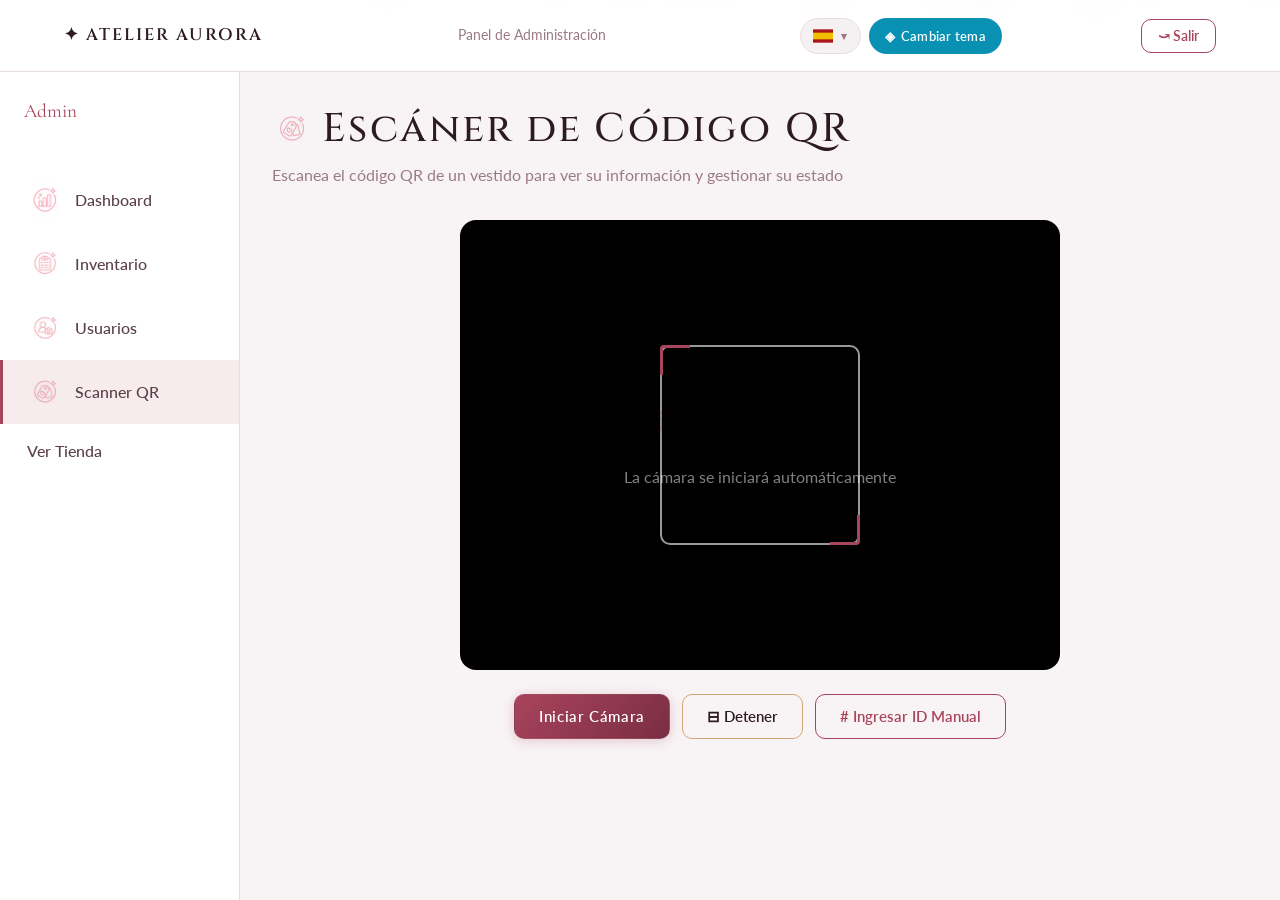
<file: admin/scanner.html>
﻿<!DOCTYPE html>
<html lang="es">
<head>
  <meta charset="UTF-8">
  <meta name="viewport" content="width=device-width, initial-scale=1.0">
  <title>Scanner QR - Panel Admin | Atelier Aurora</title>
  <link rel="stylesheet" href="../public/css/main.css">
  <link rel="stylesheet" href="../public/css/admin.css">
  <link rel="icon" href="data:image/svg+xml,<svg xmlns=%22http://www.w3.org/2000/svg%22 viewBox=%220 0 100 100%22><text y=%22.9em%22 font-size=%2290%22>✦</text></svg>">
  <link rel="preconnect" href="https://fonts.googleapis.com">
  <link rel="preconnect" href="https://fonts.gstatic.com" crossorigin>
  <link href="https://fonts.googleapis.com/css2?family=Lato:wght@300;400;700;900&family=Playfair+Display:wght@400;600;700;800&display=swap" rel="stylesheet">
  <script src="../public/js/theme.js"></script>
  <script src="../public/js/lang.js"></script>
</head>
<body class="admin-light">
  <nav class="navbar" id="navbar">
    <div class="navbar-inner">
      <a href="../index.html" class="navbar-logo"><span>✦ Atelier Aurora</span></a>
      <div style="font-size:0.85rem;color:var(--text-muted);">Panel de Administración</div>
      <div class="navbar-actions">
        <button class="theme-toggle" id="themeToggle" onclick="toggleTheme()" title="Cambiar tema">
          <span id="themeIcon">◈</span> Cambiar tema
        </button>
        <a href="../index.html" class="switch-view" title="Ver como cliente">👁 Vista Cliente</a>
        <button class="btn btn-outline btn-sm" onclick="handleLogout()">⤻ Salir</button>
      </div>
    </div>
  </nav>

  <main class="main-content">
    <div class="admin-layout">
      <aside class="admin-sidebar">
        <div class="sidebar-logo">Admin</div>
        <a href="dashboard.html"><img src="../public/img/Iconos/Grafica.png" class="sidebar-icon-img" alt=""><span>Dashboard</span></a>
        <a href="inventario.html"><img src="../public/img/Iconos/Inventario.png" class="sidebar-icon-img" alt=""><span>Inventario</span></a>
        <a href="usuarios.html"><img src="../public/img/Iconos/Usuarios.png" class="sidebar-icon-img" alt=""><span>Usuarios</span></a>
        <a href="scanner.html" class="active"><img src="../public/img/Iconos/Etiquetas.png" class="sidebar-icon-img" alt=""><span>Scanner QR</span></a>
        <a href="../catalogo.html"><span>Ver Tienda</span></a>
      </aside>

      <section class="admin-main">
        <h1><img src="../public/img/Iconos/Etiquetas.png" class="heading-icon-img" alt="">Escáner de Código QR</h1>
        <p class="page-desc">Escanea el código QR de un vestido para ver su información y gestionar su estado</p>

        <div class="scanner-container">
          <div class="scanner-viewport" id="scannerViewport">
            <div class="scanner-overlay"></div>
            <div class="scanner-placeholder" id="scannerPlaceholder">
              <img src="../public/img/Iconos/Etiquetas.png" style="width:48px;height:48px;object-fit:contain;mix-blend-mode:multiply;margin-bottom:16px;" alt="">
              <p>La cámara se iniciará automáticamente</p>
            </div>
          </div>

          <div style="display:flex;gap:12px;justify-content:center;flex-wrap:wrap;">
            <button class="btn btn-primary" onclick="iniciarEscanner()">Iniciar Cámara</button>
            <button class="btn btn-secondary" onclick="detenerEscanner()">⊟ Detener</button>
            <button class="btn btn-outline" onclick="entrarIdManual()"># Ingresar ID Manual</button>
          </div>

          <div class="scanner-result" id="scannerResult" style="display:none;">
            <div id="scannerResultContent"></div>
          </div>

          <div id="scannerError" style="display:none;margin-top:16px;padding:16px;background:#fce4ec;border-radius:12px;color:var(--danger);text-align:center;">
            <p id="scannerErrorMessage"></p>
          </div>
        </div>
      </section>
    </div>
  </main>

  <div class="toast-container" id="toastContainer"></div>

  <script src="../public/js/data.js"></script>
  <script src="../public/js/image-config.js"></script>
  <script src="../public/js/carrito.js"></script>
  <script src="../public/js/admin.js"></script>
  <script src="../public/js/qr-scanner.js"></script>
  <script>
    document.addEventListener('DOMContentLoaded', () => {
      /* COMENTAMOS LA SEGURIDAD PARA PODER ENTRAR
      const user = getCurrentUser();
      if (!user || user.correo !== 'admin@boutique.com') {
        window.location.href = '../index.html';
        return;
      }
      */
    });
  </script>
  
</body>
</html>
</file>
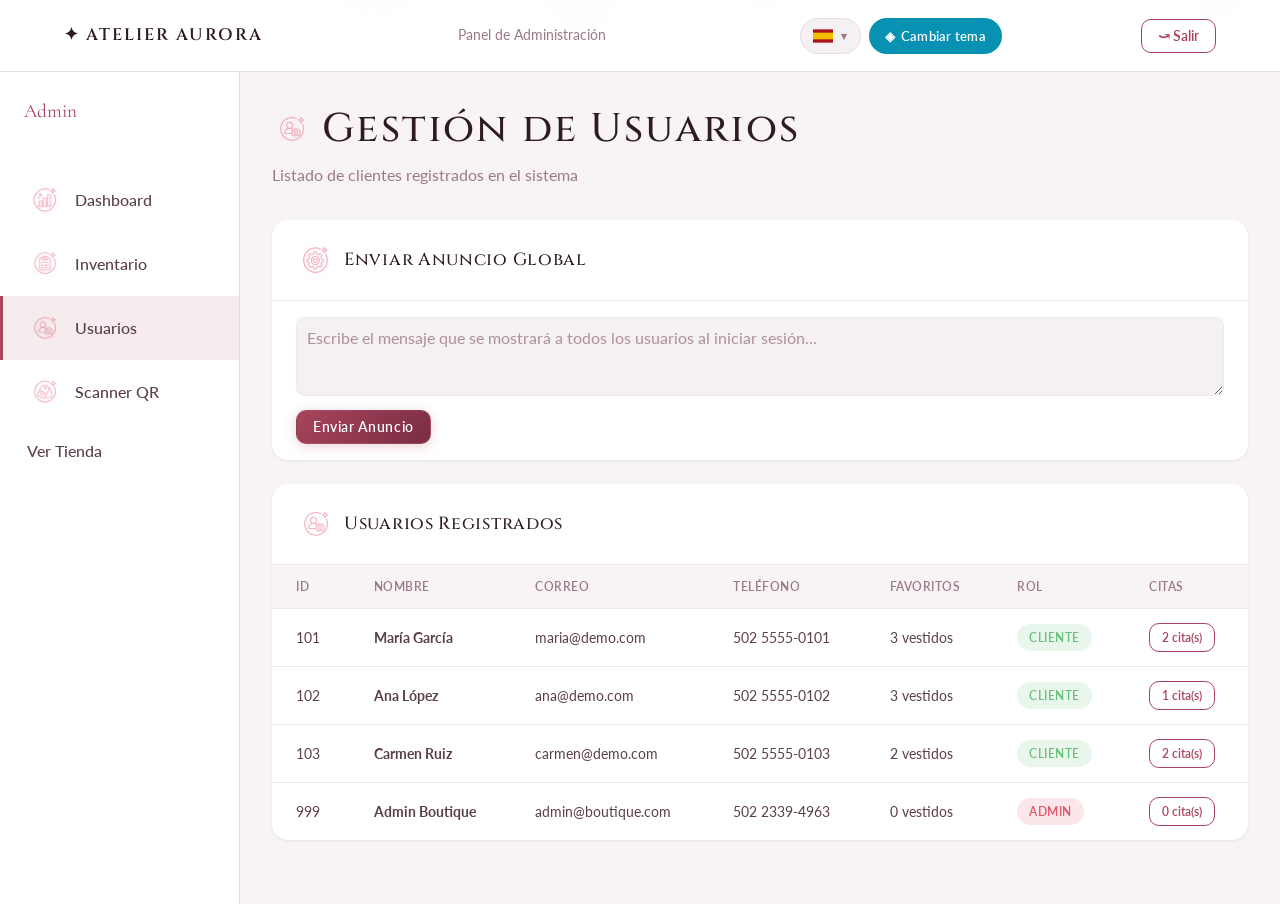
<file: admin/usuarios.html>
﻿<!DOCTYPE html>
<html lang="es">
<head>
  <meta charset="UTF-8">
  <meta name="viewport" content="width=device-width, initial-scale=1.0">
  <title>Usuarios - Panel Admin | Atelier Aurora</title>
  <link rel="stylesheet" href="../public/css/main.css">
  <link rel="stylesheet" href="../public/css/admin.css">
  <link rel="icon" href="data:image/svg+xml,<svg xmlns=%22http://www.w3.org/2000/svg%22 viewBox=%220 0 100 100%22><text y=%22.9em%22 font-size=%2290%22>✦</text></svg>">
  <script src="../public/js/theme.js"></script>
  <script src="../public/js/lang.js"></script>
</head>
<body class="admin-light">
  <nav class="navbar" id="navbar">
    <div class="navbar-inner">
      <a href="../index.html" class="navbar-logo"><span>✦ Atelier Aurora</span></a>
      <div style="font-size:0.85rem;color:var(--text-muted);">Panel de Administración</div>
      <div class="navbar-actions">
        <button class="theme-toggle" id="themeToggle" onclick="toggleTheme()" title="Cambiar tema">
          <span id="themeIcon">◈</span> Cambiar tema
        </button>
        <a href="../index.html" class="switch-view" title="Ver como cliente">👁 Vista Cliente</a>
        <button class="btn btn-outline btn-sm" onclick="handleLogout()">⤻ Salir</button>
      </div>
    </div>
  </nav>
  <main class="main-content">
    <div class="admin-layout">
      <aside class="admin-sidebar">
        <div class="sidebar-logo">Admin</div>
        <a href="dashboard.html"><img src="../public/img/Iconos/Grafica.png" class="sidebar-icon-img" alt=""><span>Dashboard</span></a>
        <a href="inventario.html"><img src="../public/img/Iconos/Inventario.png" class="sidebar-icon-img" alt=""><span>Inventario</span></a>
        <a href="usuarios.html" class="active"><img src="../public/img/Iconos/Usuarios.png" class="sidebar-icon-img" alt=""><span>Usuarios</span></a>
        <a href="scanner.html"><img src="../public/img/Iconos/Etiquetas.png" class="sidebar-icon-img" alt=""><span>Scanner QR</span></a>
        <a href="../catalogo.html"><span>Ver Tienda</span></a>
      </aside>
      <section class="admin-main">
        <h1><img src="../public/img/Iconos/Usuarios.png" class="heading-icon-img" alt="">Gestión de Usuarios</h1>
        <p class="page-desc">Listado de clientes registrados en el sistema</p>

        <!-- Anuncio Global -->
        <div class="table-container" style="margin-bottom:24px;">
          <div class="table-header">
            <h3><img src="../public/img/Iconos/Ajustes.png" class="heading-icon-img" alt="">Enviar Anuncio Global</h3>
          </div>
          <div style="padding:16px 24px;">
            <textarea id="anuncioTexto" rows="3" style="width:100%;padding:10px;border:1px solid var(--border-light);border-radius:8px;resize:vertical;font-family:inherit;" placeholder="Escribe el mensaje que se mostrará a todos los usuarios al iniciar sesión..."></textarea>
            <button class="btn btn-primary btn-sm" style="margin-top:8px;" onclick="enviarAnuncioGlobal()">Enviar Anuncio</button>
            <span id="anuncioStatus" style="margin-left:8px;font-size:0.85rem;"></span>
          </div>
        </div>

        <div class="table-container">
          <div class="table-header">
            <h3><img src="../public/img/Iconos/Usuarios.png" class="heading-icon-img" alt="">Usuarios Registrados</h3>
          </div>
          <table>
            <thead>
              <tr>
                <th>ID</th>
                <th>Nombre</th>
                <th>Correo</th>
                <th>Teléfono</th>
                <th>Favoritos</th>
                <th>Rol</th>
                <th>Citas</th>
              </tr>
            </thead>
            <tbody id="usuariosBody"></tbody>
          </table>
        </div>
      </section>
    </div>
  </main>
  <div class="toast-container" id="toastContainer"></div>
  <script src="../public/js/data.js"></script>
  <script src="../public/js/image-config.js"></script>
  <script src="../public/js/carrito.js"></script>
  <script src="../public/js/admin.js"></script>
  <script>
    document.addEventListener('DOMContentLoaded', () => {
      renderizarUsuarios();
    });
  </script>
  
</body>
</html>
</file>
<file: public/css/main.css>
﻿/* ============================================================
   Atelier Aurora - Estilos Globales con Theme Toggle
   Temas: Vino tinto · Aqua marino
   ============================================================ */

@import url('https://fonts.googleapis.com/css2?family=Cinzel:wght@400;500;600;700&family=Cormorant+Garamond:ital,wght@0,400;0,500;0,600;1,400;1,500;1,600&family=Lato:wght@300;400;500;700&display=swap');
@import url('https://fonts.googleapis.com/css2?family=Playfair+Display:ital,wght@0,400;0,500;0,600;0,700;1,400;1,500&family=Inter:wght@300;400;500;600;700&display=swap');

/* ─── TEMA VINO (default) ─── */
.theme-vino {
  --primary: #a8445c;
  --primary-dark: #7a2d42;
  --primary-hover: #c45a74;
  --primary-light: #1a0c12;
  --accent: #c9788a;
  --accent-soft: #d4a574;
  --accent-glow: rgba(168, 68, 92, 0.25);

  --bg-cream: #11080c;
  --bg-white: #1c1016;
  --bg-light: #241018;
  --bg-card: #2a1520;
  --bg-gray: #1a0e14;
  --bg-dark: #0a0408;

  --text-primary: #f2e8ea;
  --text-secondary: #d4b8be;
  --text-muted: #9a7a84;
  --text-light: #ffffff;
  --text-link: #e8a8b8;

  --border: #3d2430;
  --border-light: #2e1a24;

  --success: #6abf7a;
  --warning: #e8a84a;
  --danger: #e05a6a;
  --info: #a8445c;

  --navbar-bg: rgba(17, 8, 12, 0.92);
  --navbar-border: var(--border);

  --catalog-card-bg: #a07a80;
  --catalog-card-border: rgba(255, 255, 255, 0.2);
  --catalog-card-shadow: rgba(160, 122, 128, 0.45);
  --catalog-card-text: #ffffff;
  --catalog-card-text-muted: rgba(255, 255, 255, 0.85);
  --catalog-card-sku-bg: rgba(0, 0, 0, 0.15);
  --catalog-card-price-border: rgba(255, 255, 255, 0.25);

  --filter-sidebar-bg: #F5E9ED;
  --filter-sidebar-text: #4a3036;
  --filter-btn-bg: rgba(255,255,255,0.55);
  --filter-btn-border: rgba(160,122,128,0.25);
  --filter-btn-active-bg: #A07A80;
  --filter-chip-color: #3a2028;
  --filter-chip-border: rgba(160,122,128,0.3);

  --admin-edit-btn-bg: rgba(92, 31, 20, 0.9);
  --fav-btn-bg: rgba(28, 16, 22, 0.85);
  --secondary-hover-bg: rgba(212, 165, 116, 0.1);
  --secondary-hover-border: var(--accent-soft);
  --shadow-wine-color: rgba(168, 68, 92, 0.2);

  --font-display: 'Cinzel', 'Times New Roman', serif;
  --font-serif: 'Cormorant Garamond', 'Georgia', serif;
  --font-sans: 'Lato', 'Segoe UI', -apple-system, BlinkMacSystemFont, sans-serif;
}

/* ─── TEMA AQUA (alternativo) ─── */
.theme-aqua {
  --primary: #0891b2;
  --primary-dark: #155e75;
  --primary-hover: #22d3ee;
  --primary-light: #0c1929;
  --accent: #c8a44e;
  --accent-soft: #d4b85c;
  --accent-glow: rgba(8, 145, 178, 0.25);

  --bg-cream: #0c1929;
  --bg-white: #0f1f35;
  --bg-light: #0f2337;
  --bg-card: #132a42;
  --bg-gray: #0d1e33;
  --bg-dark: #060e1a;

  --text-primary: #e0f2fe;
  --text-secondary: #bae6fd;
  --text-muted: #7dd3fc;
  --text-light: #ffffff;
  --text-link: #67e8f9;

  --border: #1e3a5f;
  --border-light: #172e4a;

  --success: #34d399;
  --warning: #fbbf24;
  --danger: #f87171;
  --info: #0891b2;

  --navbar-bg: rgba(6, 14, 26, 0.92);
  --navbar-border: var(--border);

  --catalog-card-bg: var(--bg-white);
  --catalog-card-border: rgba(255, 255, 255, 0.08);
  --catalog-card-shadow: rgba(8, 145, 178, 0.25);
  --catalog-card-text: var(--text-primary);
  --catalog-card-text-muted: var(--text-secondary);
  --catalog-card-sku-bg: var(--bg-light);
  --catalog-card-price-border: var(--border);
  --catalog-card-price: var(--primary);

  --filter-sidebar-bg: #132a42;
  --filter-sidebar-text: var(--text-primary);
  --filter-btn-bg: rgba(255,255,255,0.08);
  --filter-btn-border: rgba(30, 58, 95, 0.4);
  --filter-btn-active-bg: var(--primary);
  --filter-chip-color: var(--text-primary);
  --filter-chip-border: rgba(30, 58, 95, 0.5);

  --admin-edit-btn-bg: rgba(6, 14, 26, 0.9);
  --fav-btn-bg: rgba(6, 14, 26, 0.85);
  --secondary-hover-bg: rgba(200, 164, 78, 0.1);
  --secondary-hover-border: var(--accent);
  --shadow-wine-color: rgba(8, 145, 178, 0.2);

  --font-display: 'Playfair Display', 'Times New Roman', serif;
  --font-serif: 'Cormorant Garamond', 'Georgia', serif;
  --font-sans: 'Inter', 'Segoe UI', -apple-system, BlinkMacSystemFont, sans-serif;
}

/* ─── Variables compartidas ─── */
:root {
  --shadow-sm: 0 1px 3px rgba(0, 0, 0, 0.35);
  --shadow-md: 0 4px 16px rgba(0, 0, 0, 0.4);
  --shadow-lg: 0 8px 32px rgba(0, 0, 0, 0.45);
  --shadow-xl: 0 20px 60px rgba(0, 0, 0, 0.5);

  --radius-sm: 6px;
  --radius-md: 10px;
  --radius-lg: 16px;
  --radius-xl: 24px;

  --transition: all 0.3s cubic-bezier(0.4, 0, 0.2, 1);
  --transition-fast: all 0.15s ease;

  --max-width: 1200px;
  --header-height: 72px;
}

/* ─── Reset ─── */
*, *::before, *::after {
  box-sizing: border-box;
  margin: 0;
  padding: 0;
}

html {
  scroll-behavior: smooth;
  font-size: 16px;
}

body {
  font-family: var(--font-sans);
  color: var(--text-primary);
  background-color: var(--bg-cream);
  line-height: 1.6;
  min-height: 100vh;
  -webkit-font-smoothing: antialiased;
  transition: background-color 0.4s ease, color 0.4s ease;
}

img {
  max-width: 100%;
  height: auto;
  display: block;
}

a {
  color: var(--text-link);
  text-decoration: none;
  transition: var(--transition-fast);
}

a:hover {
  color: var(--accent);
}

button {
  cursor: pointer;
  font-family: inherit;
  font-size: inherit;
  border: none;
  background: none;
  transition: var(--transition);
}

input, select, textarea {
  font-family: inherit;
  font-size: inherit;
  border: 1.5px solid var(--border);
  border-radius: var(--radius-sm);
  padding: 10px 14px;
  background: var(--bg-card);
  color: var(--text-primary);
  transition: var(--transition-fast);
  outline: none;
  width: 100%;
}

input:focus, select:focus, textarea:focus {
  border-color: var(--primary);
  box-shadow: 0 0 0 3px var(--accent-glow);
}

input::placeholder,
textarea::placeholder {
  color: var(--text-muted);
  opacity: 0.8;
}

::selection {
  background: var(--primary-dark);
  color: var(--text-light);
}

/* ─── Typography ─── */
h1, h2, h3, h4, h5, h6 {
  font-family: var(--font-display);
  color: var(--text-primary);
  line-height: 1.25;
  letter-spacing: 0.06em;
  font-weight: 500;
}

h1 { font-size: 2.5rem; }
h2 { font-size: 2rem; }
h3 { font-size: 1.5rem; font-family: var(--font-display); letter-spacing: 0.04em; }
h4 { font-size: 1.25rem; }

.text-serif-italic {
  font-family: var(--font-serif);
  font-style: italic;
  font-weight: 400;
  letter-spacing: 0.02em;
}

.text-sans {
  font-family: var(--font-sans);
  font-style: normal;
  letter-spacing: 0;
}

.section-title p,
.lead-serif {
  font-family: var(--font-serif);
  font-style: italic;
  font-size: 1.15rem;
  color: var(--text-secondary);
}

/* ─── Header / Navbar ─── */
.navbar {
  position: fixed;
  top: 0;
  left: 0;
  right: 0;
  z-index: 1000;
  background: var(--navbar-bg);
  backdrop-filter: blur(12px);
  -webkit-backdrop-filter: blur(12px);
  border-bottom: 1px solid var(--navbar-border);
  height: var(--header-height);
  transition: background-color 0.4s ease, border-color 0.4s ease;
}

.navbar.scrolled {
  box-shadow: var(--shadow-md);
}

.navbar-inner {
  max-width: var(--max-width);
  margin: 0 auto;
  padding: 0 24px;
  height: 100%;
  display: flex;
  align-items: center;
  justify-content: space-between;
}

.navbar-logo {
  display: flex;
  align-items: center;
  gap: 10px;
  font-family: var(--font-display);
  font-size: 1.05rem;
  color: var(--text-primary);
  font-weight: 600;
  letter-spacing: 0.12em;
  text-transform: uppercase;
}

.navbar-logo img {
  height: 36px;
  width: auto;
}

.navbar-logo span {
  color: var(--text-primary);
}

.navbar-links {
  display: flex;
  align-items: center;
  gap: 8px;
}

.navbar-links a {
  padding: 8px 16px;
  border-radius: var(--radius-sm);
  color: var(--text-secondary);
  font-size: 0.9rem;
  font-weight: 500;
  transition: var(--transition);
}

.navbar-links a:hover,
.navbar-links a.active {
  color: var(--text-light);
  background: var(--primary-dark);
  border-bottom: none;
}

.navbar-actions {
  display: flex;
  align-items: center;
  gap: 8px;
}

.navbar-actions .btn-icon {
  width: 40px;
  height: 40px;
  display: flex;
  align-items: center;
  justify-content: center;
  border-radius: 50%;
  color: var(--text-secondary);
  font-size: 1.2rem;
  position: relative;
  transition: var(--transition);
}

.navbar-actions .btn-icon:hover {
  background: var(--bg-card);
  color: var(--accent);
}

.navbar-actions .badge {
  position: absolute;
  top: 2px;
  right: 2px;
  background: var(--danger);
  color: white;
  font-size: 0.65rem;
  font-weight: 700;
  width: 18px;
  height: 18px;
  border-radius: 50%;
  display: flex;
  align-items: center;
  justify-content: center;
}

/* Theme Toggle Button */
.theme-toggle {
  height: 36px;
  display: inline-flex;
  align-items: center;
  gap: 6px;
  padding: 0 16px;
  border-radius: 100px;
  background: #0891b2;
  color: #ffffff;
  font-size: 0.8rem;
  font-weight: 600;
  letter-spacing: 0.02em;
  transition: var(--transition);
  white-space: nowrap;
  border: none;
}

.theme-toggle:hover {
  background: #0e7490;
  transform: translateY(-1px);
  box-shadow: 0 4px 12px rgba(8, 145, 178, 0.35);
}

.theme-aqua .theme-toggle {
  background: #a8445c;
}

.theme-aqua .theme-toggle:hover {
  background: #8c3550;
  box-shadow: 0 4px 12px rgba(168, 68, 92, 0.35);
}

/* Language Selector */
.lang-selector {
  position: relative;
  display: inline-flex;
  align-items: center;
}

.lang-btn {
  height: 36px;
  display: inline-flex;
  align-items: center;
  gap: 8px;
  padding: 0 12px;
  border-radius: 100px;
  background: var(--bg-card);
  color: var(--text-secondary);
  font-size: 0.8rem;
  font-weight: 600;
  letter-spacing: 0.02em;
  transition: var(--transition);
  white-space: nowrap;
  border: 1px solid var(--border);
  cursor: pointer;
}

.lang-btn:hover {
  color: var(--accent);
  border-color: var(--accent);
  transform: translateY(-1px);
}

.lang-flags {
  display: inline-flex;
  align-items: center;
  gap: 2px;
  line-height: 0;
}

.lang-caret {
  font-size: 0.7rem;
  color: var(--text-muted);
}

.lang-dropdown {
  position: absolute;
  top: calc(100% + 8px);
  right: 0;
  min-width: 180px;
  background: var(--bg-card);
  border: 1px solid var(--border);
  border-radius: 12px;
  box-shadow: 0 8px 24px rgba(0, 0, 0, 0.18);
  padding: 6px;
  opacity: 0;
  visibility: hidden;
  transform: translateY(-6px);
  transition: opacity 0.15s ease, transform 0.15s ease, visibility 0.15s;
  z-index: 1000;
}

.lang-dropdown.open {
  opacity: 1;
  visibility: visible;
  transform: translateY(0);
}

.lang-option {
  display: flex;
  align-items: center;
  gap: 10px;
  padding: 10px 12px;
  border-radius: 8px;
  cursor: pointer;
  color: var(--text-primary);
  font-size: 0.88rem;
  transition: var(--transition);
}

.lang-option:hover {
  background: var(--bg-white);
}

.lang-option.selected {
  color: var(--accent);
  font-weight: 600;
}

.lang-option .lang-flag {
  display: inline-flex;
  line-height: 0;
}

.lang-option .lang-check {
  margin-left: auto;
  opacity: 0;
  transition: opacity 0.15s ease;
}

.lang-option.selected .lang-check {
  opacity: 1;
}

/* Hamburger menu button (mobile) */
.menu-toggle {
  display: none;
  width: 40px;
  height: 40px;
  align-items: center;
  justify-content: center;
  border-radius: var(--radius-sm);
  color: var(--text-secondary);
  font-size: 1.5rem;
}

/* ─── Buttons ─── */
.btn {
  display: inline-flex;
  align-items: center;
  justify-content: center;
  gap: 8px;
  padding: 12px 24px;
  border-radius: var(--radius-md);
  font-weight: 600;
  font-size: 0.95rem;
  transition: var(--transition);
  white-space: nowrap;
  position: relative;
  overflow: hidden;
}

.btn::after {
  content: '';
  position: absolute;
  inset: 0;
  background: radial-gradient(circle at center, rgba(255,255,255,0.3) 0%, transparent 70%);
  opacity: 0;
  transition: opacity 0.3s ease;
}

.btn:active::after {
  opacity: 1;
}

.btn-primary {
  background: linear-gradient(135deg, var(--primary) 0%, var(--primary-dark) 100%);
  color: white;
  box-shadow: 0 2px 12px var(--accent-glow);
  border: 1px solid rgba(255, 255, 255, 0.08);
  font-family: var(--font-sans);
  letter-spacing: 0.04em;
}

.btn-primary:hover {
  background: linear-gradient(135deg, var(--primary-hover) 0%, var(--primary) 100%);
  transform: translateY(-2px);
  box-shadow: var(--shadow-wine);
  color: white;
}

.btn-secondary {
  background: transparent;
  color: var(--text-primary);
  border: 1.5px solid var(--accent-soft);
}

.btn-secondary:hover {
  background: var(--secondary-hover-bg);
  border-color: var(--secondary-hover-border);
  color: var(--accent-soft);
  transform: translateY(-2px);
  box-shadow: 0 4px 16px rgba(0,0,0,0.15);
}

.btn-outline {
  background: transparent;
  color: var(--primary);
  border: 1.5px solid var(--primary);
  box-shadow: var(--shadow-wine);
}

.btn-outline:hover {
  background: var(--primary);
  color: white;
  transform: translateY(-1px);
}

.btn-danger {
  background: var(--danger);
  color: white;
}

.btn-danger:hover {
  background: #b71c1c;
  color: white;
  transform: translateY(-1px);
}

.btn-success {
  background: #2e7d32;
  color: white;
}

.btn-success:hover {
  background: #1b5e20;
  color: white;
  transform: translateY(-1px);
}

.btn-sm {
  padding: 8px 16px;
  font-size: 0.85rem;
}

.btn-lg {
  padding: 16px 32px;
  font-size: 1.1rem;
}

.btn-block {
  width: 100%;
}

/* ─── Scrollbar ─── */
::-webkit-scrollbar {
  width: 8px;
  height: 8px;
}

::-webkit-scrollbar-track {
  background: var(--bg-cream);
}

::-webkit-scrollbar-thumb {
  background: var(--accent-soft);
  border-radius: 4px;
}

::-webkit-scrollbar-thumb:hover {
  background: var(--accent);
}

/* ─── Main Content ─── */
.main-content {
  padding-top: var(--header-height);
  min-height: calc(100vh - var(--header-height));
}

.container {
  max-width: var(--max-width);
  margin: 0 auto;
  padding: 0 24px;
}

.section {
  padding: 80px 0;
}

.section-title {
  text-align: center;
  margin-bottom: 48px;
}

.section-title h2 {
  margin-bottom: 12px;
  color: var(--accent-soft);
}

.section-title p {
  color: var(--text-muted);
  max-width: 600px;
  margin: 0 auto;
}

/* ─── Cards ─── */
.card {
  background: var(--bg-white);
  border-radius: var(--radius-lg);
  box-shadow: var(--shadow-sm);
  overflow: hidden;
  transition: var(--transition);
  border: 1px solid var(--border);
}

.card:hover {
  box-shadow: var(--shadow-md);
  transform: translateY(-4px);
}

/* ─── Grid ─── */
.grid {
  display: grid;
  gap: 24px;
}

.grid-2 { grid-template-columns: repeat(2, 1fr); }
.grid-3 { grid-template-columns: repeat(3, 1fr); }
.grid-4 { grid-template-columns: repeat(4, 1fr); }

/* ─── Badge ─── */
.badge {
  display: inline-flex;
  align-items: center;
  gap: 4px;
  padding: 4px 12px;
  border-radius: 100px;
  font-size: 0.75rem;
  font-weight: 600;
  text-transform: uppercase;
  letter-spacing: 0.5px;
}

.badge-success { background: rgba(106, 191, 122, 0.15); color: var(--success); }
.badge-warning { background: rgba(232, 168, 74, 0.15); color: var(--warning); }
.badge-danger { background: rgba(224, 90, 106, 0.15); color: var(--danger); }
.badge-info { background: rgba(var(--primary), 0.2); color: var(--accent); }
.badge-default { background: var(--bg-card); color: var(--text-secondary); }

/* ─── Spinner ─── */
.spinner {
  width: 24px;
  height: 24px;
  border: 3px solid var(--border);
  border-top-color: var(--primary);
  border-radius: 50%;
  animation: spin 0.6s linear infinite;
}

@keyframes spin {
  to { transform: rotate(360deg); }
}

/* ─── Image Loading ─── */
.img-loading {
  position: relative;
  overflow: hidden;
  background: var(--bg-card);
}

.img-loading::after {
  content: '';
  position: absolute;
  top: 0;
  left: -100%;
  width: 200%;
  height: 100%;
  background: linear-gradient(90deg, transparent 0%, rgba(255,255,255,0.4) 50%, transparent 100%);
  animation: shimmer 1.5s infinite;
}

@keyframes shimmer {
  from { transform: translateX(-50%); }
  to { transform: translateX(50%); }
}

img {
  transition: opacity 0.4s ease;
}

/* ─── Toast ─── */
.toast-container {
  position: fixed;
  top: calc(var(--header-height) + 16px);
  right: 24px;
  z-index: 9999;
  display: flex;
  flex-direction: column;
  gap: 8px;
}

.toast {
  display: flex;
  align-items: center;
  gap: 12px;
  padding: 14px 20px;
  background: var(--bg-white);
  border-radius: var(--radius-md);
  box-shadow: var(--shadow-lg);
  border-left: 4px solid var(--accent);
  min-width: 300px;
  max-width: 420px;
  animation: slideInRight 0.3s ease;
  border: 1px solid var(--border);
  color: var(--text-primary);
}

.toast-success { border-left-color: var(--success); }
.toast-error { border-left-color: var(--danger); }
.toast-warning { border-left-color: var(--warning); }
.toast-info { border-left-color: var(--info); }

.toast-icon {
  font-size: 1.3rem;
  flex-shrink: 0;
}

.toast-message {
  flex: 1;
  font-size: 0.9rem;
  color: var(--text-secondary);
}

.toast-close {
  flex-shrink: 0;
  color: var(--text-muted);
  font-size: 1.1rem;
  padding: 4px;
}

@keyframes slideInRight {
  from { transform: translateX(100%); opacity: 0; }
  to { transform: translateX(0); opacity: 1; }
}

/* ─── Modal ─── */
.modal-overlay {
  position: fixed;
  top: 0;
  left: 0;
  right: 0;
  bottom: 0;
  background: rgba(10, 4, 8, 0.75);
  backdrop-filter: blur(6px);
  z-index: 2000;
  display: none;
  align-items: center;
  justify-content: center;
  padding: 24px;
  animation: fadeIn 0.2s ease;
}

.modal-overlay.open {
  display: flex;
}

.modal {
  background: var(--bg-white);
  border-radius: var(--radius-xl);
  box-shadow: var(--shadow-xl);
  max-width: 600px;
  width: 100%;
  max-height: 90vh;
  overflow-y: auto;
  animation: scaleIn 0.3s ease;
}

.modal-header {
  display: flex;
  align-items: center;
  justify-content: space-between;
  padding: 24px;
  border-bottom: 1px solid var(--border-light);
}

.modal-header h3 {
  font-size: 1.3rem;
  color: var(--accent-soft);
}

.modal-close {
  width: 36px;
  height: 36px;
  display: flex;
  align-items: center;
  justify-content: center;
  border-radius: 50%;
  color: var(--text-muted);
  font-size: 1.3rem;
}

.modal-close:hover {
  background: var(--bg-card);
  color: var(--text-primary);
}

.modal-body {
  padding: 24px;
}

.modal-footer {
  display: flex;
  gap: 12px;
  justify-content: flex-end;
  padding: 20px 24px;
  border-top: 1px solid var(--border-light);
}

@keyframes fadeIn {
  from { opacity: 0; }
  to { opacity: 1; }
}

@keyframes scaleIn {
  from { opacity: 0; transform: scale(0.95); }
  to { opacity: 1; transform: scale(1); }
}

/* ─── Footer ─── */
.footer {
  background: var(--bg-dark);
  color: var(--text-light);
  padding: 60px 0 40px;
  margin-top: 0;
  border-top: 1px solid var(--border);
}

.footer-inner {
  max-width: var(--max-width);
  margin: 0 auto;
  padding: 0 24px;
  display: grid;
  grid-template-columns: 2fr 1fr 1fr 1fr;
  gap: 40px;
}

.footer h4 {
  color: var(--accent-soft);
  font-size: 1.1rem;
  margin-bottom: 16px;
}

.footer p, .footer a {
  color: rgba(255, 255, 255, 0.7);
  font-size: 0.9rem;
  line-height: 2;
}

.footer a:hover {
  color: var(--accent-soft);
}

.footer-logo {
  font-family: var(--font-display);
  font-size: 1.1rem;
  color: var(--accent-soft);
  margin-bottom: 12px;
  letter-spacing: 0.1em;
  text-transform: uppercase;
}

.footer-bottom {
  max-width: var(--max-width);
  margin: 40px auto 0;
  padding: 20px 24px 0;
  border-top: 1px solid rgba(255, 255, 255, 0.1);
  text-align: center;
  color: rgba(255, 255, 255, 0.5);
  font-size: 0.85rem;
}

.footer-bottom-dark {
  padding: 15px 0;
  border-top: 1px solid var(--border);
}

.footer-bottom-dark p {
  color: var(--text-muted);
  margin: 0;
  font-size: 0.85rem;
  font-family: var(--font-sans);
}

.devgt-credit {
  margin-top: 4px;
  font-size: 0.8rem;
  color: rgba(255, 255, 255, 0.35);
}

.devgt-credit strong {
  color: var(--accent);
}

/* ─── Empty State ─── */
.empty-state {
  text-align: center;
  padding: 60px 24px;
  color: var(--text-muted);
}

.empty-state .empty-icon {
  font-size: 3rem;
  margin-bottom: 16px;
  opacity: 0.5;
}

.empty-state h3 {
  color: var(--text-secondary);
  margin-bottom: 8px;
}

.empty-state p {
  margin-bottom: 20px;
}

/* ─── Page Hero ─── */
.page-hero {
  background: linear-gradient(180deg, var(--bg-light) 0%, var(--bg-cream) 100%);
  padding: 80px 0 60px;
  text-align: center;
  border-bottom: 1px solid var(--border);
}

.page-hero h1 {
  margin-bottom: 12px;
  color: var(--text-primary);
}

.page-hero p {
  color: var(--text-muted);
  font-size: 1.1rem;
  max-width: 600px;
  margin: 0 auto;
}

/* ─── Login Modal ─── */
.login-form .form-group {
  margin-bottom: 20px;
}

.login-form label {
  display: block;
  margin-bottom: 6px;
  font-weight: 600;
  font-size: 0.9rem;
  color: var(--text-secondary);
}

.login-form .form-footer {
  text-align: center;
  margin-top: 16px;
  font-size: 0.85rem;
  color: var(--text-muted);
}

.login-form .form-footer a {
  color: var(--primary);
  font-weight: 600;
}

/* ─── User Menu ─── */
.user-menu {
  position: relative;
}

.user-menu .user-name {
  display: flex;
  align-items: center;
  gap: 6px;
  padding: 6px 12px 6px 6px;
  border-radius: 100px;
  background: var(--bg-card);
  font-size: 0.85rem;
  font-weight: 600;
  color: var(--text-secondary);
}

.user-menu .user-avatar {
  width: 28px;
  height: 28px;
  border-radius: 50%;
  background: var(--primary);
  color: white;
  display: flex;
  align-items: center;
  justify-content: center;
  font-size: 0.75rem;
  font-weight: 700;
}

.user-dropdown {
  position: absolute;
  top: calc(100% + 8px);
  right: 0;
  background: var(--bg-white);
  border-radius: var(--radius-md);
  box-shadow: var(--shadow-lg);
  min-width: 200px;
  padding: 8px;
  display: none;
  z-index: 100;
}

.user-dropdown.open {
  display: block;
}

.user-dropdown a,
.user-dropdown button {
  display: flex;
  align-items: center;
  gap: 10px;
  padding: 10px 14px;
  border-radius: var(--radius-sm);
  color: var(--text-secondary);
  font-size: 0.9rem;
  font-weight: 500;
  width: 100%;
  text-align: left;
}

.user-dropdown a:hover,
.user-dropdown button:hover {
  background: var(--bg-card);
  color: var(--text-primary);
}

.user-dropdown .dropdown-divider {
  height: 1px;
  background: var(--border-light);
  margin: 6px 8px;
}

.user-dropdown .logout-btn {
  color: var(--danger);
}

.user-dropdown .logout-btn:hover {
  background: rgba(224, 90, 106, 0.12);
}

/* ─── Switch Admin ─── */
.switch-view {
  display: inline-flex;
  align-items: center;
  gap: 8px;
  padding: 8px 16px;
  border-radius: 100px;
  background: rgba(255, 255, 255, 0.08);
  color: rgba(255, 255, 255, 0.6);
  font-size: 0.8rem;
  cursor: pointer;
  transition: var(--transition);
  border: 1px solid transparent;
}

.switch-view img {
  width: 28px;
  height: 28px;
  object-fit: contain;
  mix-blend-mode: multiply;
}

.switch-view:hover {
  background: rgba(255, 255, 255, 0.12);
  color: var(--accent-soft);
  border-color: var(--accent-soft);
}

/* ─── WhatsApp Float ─── */
.whatsapp-float {
  position: fixed;
  bottom: 24px;
  right: 24px;
  width: 56px;
  height: 56px;
  background: #fff;
  border-radius: 50%;
  display: flex;
  align-items: center;
  justify-content: center;
  box-shadow: 0 4px 16px rgba(0, 0, 0, 0.15);
  z-index: 999;
  transition: transform 0.3s ease, box-shadow 0.3s ease;
  text-decoration: none;
}

.whatsapp-float:hover {
  transform: scale(1.1);
  box-shadow: 0 6px 24px rgba(0, 0, 0, 0.25);
}

.whatsapp-icon {
  display: flex;
  align-items: center;
  justify-content: center;
  width: 28px;
  height: 28px;
}

.whatsapp-icon svg {
  width: 100%;
  height: 100%;
  fill: #5C1F14;
}

/* ─── Responsive ─── */
@media (max-width: 1024px) {
  .grid-4 { grid-template-columns: repeat(3, 1fr); }
  .footer-inner { grid-template-columns: 1fr 1fr; }
}

@media (max-width: 768px) {
  h1 { font-size: 2rem; }
  h2 { font-size: 1.6rem; }
  h3 { font-size: 1.3rem; }

  .menu-toggle { display: flex; }

  .navbar-links {
    display: none;
    position: absolute;
    top: var(--header-height);
    left: 0;
    right: 0;
    background: var(--bg-white);
    flex-direction: column;
    padding: 16px;
    border-bottom: 1px solid var(--border);
    box-shadow: var(--shadow-lg);
  }

  .navbar-links.open {
    display: flex;
  }

  .navbar-links a {
    width: 100%;
    padding: 12px 16px;
  }

  .grid-2, .grid-3, .grid-4 { grid-template-columns: repeat(2, 1fr); }

  .section { padding: 48px 0; }

  .footer-inner { grid-template-columns: 1fr; }
}

@media (max-width: 480px) {
  .grid-2, .grid-3, .grid-4 { grid-template-columns: 1fr; }
  .container { padding: 0 16px; }
  .navbar-inner { padding: 0 16px; }
}

/* ─── Rose Petals ─── */
.petal-layer {
  position: fixed;
  inset: 0;
  pointer-events: none;
  overflow: hidden;
  z-index: 0;
}

.petal {
  position: absolute;
  top: -60px;
  border-radius: 80% 0 80% 0;
  pointer-events: none;
  opacity: 0.6;
}

@keyframes pd1 {
  0%   { transform: translateY(-60px) translateX(0) rotate(0deg); opacity: 0; }
  10%  { opacity: 0.7; }
  100% { transform: translateY(110vh) translateX(120px) rotate(720deg); opacity: 0; }
}

@keyframes pd2 {
  0%   { transform: translateY(-60px) translateX(0) rotate(0deg); opacity: 0; }
  10%  { opacity: 0.6; }
  100% { transform: translateY(110vh) translateX(-100px) rotate(-540deg); opacity: 0; }
}

@keyframes pd3 {
  0%   { transform: translateY(-60px) translateX(0) rotate(0deg); opacity: 0; }
  10%  { opacity: 0.65; }
  100% { transform: translateY(110vh) translateX(80px) rotate(480deg); opacity: 0; }
}

@keyframes pd4 {
  0%   { transform: translateY(-60px) translateX(0) rotate(0deg); opacity: 0; }
  10%  { opacity: 0.55; }
  100% { transform: translateY(110vh) translateX(-140px) rotate(-660deg); opacity: 0; }
}

@keyframes pd5 {
  0%   { transform: translateY(-60px) translateX(0) rotate(0deg); opacity: 0; }
  10%  { opacity: 0.7; }
  100% { transform: translateY(110vh) translateX(60px) rotate(900deg); opacity: 0; }
}

@keyframes pd6 {
  0%   { transform: translateY(-60px) translateX(0) rotate(0deg); opacity: 0; }
  10%  { opacity: 0.5; }
  100% { transform: translateY(110vh) translateX(-90px) rotate(-420deg); opacity: 0; }
}

@keyframes pd7 {
  0%   { transform: translateY(-60px) translateX(0) rotate(0deg); opacity: 0; }
  10%  { opacity: 0.65; }
  100% { transform: translateY(110vh) translateX(150px) rotate(600deg); opacity: 0; }
}

@keyframes pd8 {
  0%   { transform: translateY(-60px) translateX(0) rotate(0deg); opacity: 0; }
  10%  { opacity: 0.6; }
  100% { transform: translateY(110vh) translateX(-70px) rotate(-780deg); opacity: 0; }
}

@keyframes pd9 {
  0%   { transform: translateY(-60px) translateX(0) rotate(0deg); opacity: 0; }
  10%  { opacity: 0.55; }
  100% { transform: translateY(110vh) translateX(110px) rotate(360deg); opacity: 0; }
}

@keyframes pd10 {
  0%   { transform: translateY(-60px) translateX(0) rotate(0deg); opacity: 0; }
  10%  { opacity: 0.7; }
  100% { transform: translateY(110vh) translateX(-130px) rotate(-600deg); opacity: 0; }
}
</file>
<file: public/css/cliente.css>
﻿/* ============================================================
   Atelier Aurora - Estilos de Cliente (Catálogo & Landing)
   ============================================================ */

/* ─── HERO SECTION ─── */
.hero {
  min-height: calc(100vh - var(--header-height));
  display: flex;
  align-items: center;
  background: radial-gradient(ellipse at 20% 50%, rgba(var(--primary), 0.12) 0%, transparent 55%),
              radial-gradient(ellipse at 80% 20%, var(--accent-glow) 0%, transparent 45%),
              linear-gradient(180deg, var(--bg-light) 0%, var(--bg-cream) 100%);
  position: relative;
  overflow: hidden;
  padding: 60px 0;
}

.hero::before {
  content: '';
  position: absolute;
  top: -50%;
  right: -30%;
  width: 80%;
  height: 200%;
  background: radial-gradient(ellipse, var(--accent-glow) 0%, transparent 70%);
  pointer-events: none;
}

.hero::after {
  content: '';
  position: absolute;
  bottom: 0;
  left: 0;
  right: 0;
  height: 1px;
  background: linear-gradient(90deg, transparent, var(--border), transparent);
}

.hero-inner {
  max-width: var(--max-width);
  margin: 0 auto;
  padding: 0 24px;
  display: grid;
  grid-template-columns: 1fr 1fr;
  gap: 60px;
  align-items: center;
  width: 100%;
  position: relative;
  z-index: 1;
}

.hero-content {
  max-width: 560px;
}

.hero-content h1 {
  font-size: 2.8rem;
  line-height: 1.1;
  margin-bottom: 24px;
  letter-spacing: 0.04em;
}

.hero-content h1 span {
  display: block;
  font-family: var(--font-serif);
  font-style: italic;
  font-size: 0.55em;
  color: var(--accent-soft);
  margin-top: 8px;
  letter-spacing: 0.08em;
}

.hero-logo {
  max-width: 180px;
  margin-bottom: 28px;
  filter: drop-shadow(0 4px 20px var(--accent-glow));
}

.hero-lead {
  margin-bottom: 28px;
}

.lead-main {
  display: block;
  font-size: 1.1rem;
  color: var(--text-secondary);
  font-weight: 400;
  margin-bottom: 4px;
}

.lead-sub {
  display: block;
  font-size: 0.95rem;
  color: var(--text-muted);
  font-family: var(--font-serif);
  font-style: italic;
}

.hero-meta {
  display: flex;
  gap: 24px;
  margin-bottom: 32px;
  font-size: 0.9rem;
  color: var(--text-muted);
}

.hero-meta a {
  color: var(--text-link);
}

.hero-meta a:hover {
  color: var(--accent);
}

.hero-buttons {
  display: flex;
  gap: 16px;
}

.hero-image {
  position: relative;
}

.hero-image img {
  width: 100%;
  max-width: 480px;
  border-radius: var(--radius-xl);
  box-shadow: var(--shadow-xl);
}

.hero-carousel {
  position: relative;
}

/* ─── Hero Carousel ─── */
.hc-slides {
  position: relative;
  width: 100%;
  max-width: 480px;
  aspect-ratio: 3/4;
}

.hc-slide {
  position: absolute;
  inset: 0;
  opacity: 0;
  transition: opacity 0.8s ease;
  border-radius: var(--radius-xl);
  overflow: hidden;
  box-shadow: var(--shadow-xl);
}

.hc-slide.active {
  opacity: 1;
}

.hc-slide img {
  width: 100%;
  height: 100%;
  object-fit: cover;
}

.hc-overlay {
  position: absolute;
  bottom: 0;
  left: 0;
  right: 0;
  padding: 24px;
  background: linear-gradient(to top, var(--bg-dark) 0%, transparent 100%);
}

.hc-badge {
  display: inline-block;
  padding: 4px 12px;
  background: var(--primary-dark);
  color: var(--text-light);
  border-radius: 100px;
  font-size: 0.75rem;
  font-weight: 600;
  text-transform: uppercase;
  letter-spacing: 0.5px;
  margin-bottom: 8px;
}

.hc-name {
  font-size: 1.3rem;
  color: var(--text-light);
  margin-bottom: 4px;
}

.hc-price {
  font-size: 1rem;
  color: var(--accent-soft);
  font-weight: 600;
  font-family: var(--font-sans);
}

.hc-dots {
  display: flex;
  justify-content: center;
  gap: 8px;
  margin-top: 16px;
}

.hc-dot {
  width: 10px;
  height: 10px;
  border-radius: 50%;
  background: var(--border);
  border: none;
  cursor: pointer;
  transition: var(--transition);
}

.hc-dot.active {
  background: var(--primary);
  width: 28px;
  border-radius: 100px;
}

/* ─── How It Works ─── */
.how-it-works {
  background: var(--bg-dark);
  position: relative;
}

.steps-grid {
  display: grid;
  grid-template-columns: repeat(4, 1fr);
  gap: 24px;
}

.step-card {
  text-align: center;
  padding: 32px 24px;
  border-radius: var(--radius-lg);
  background: var(--bg-card);
  border: 1px solid var(--border);
  transition: var(--transition);
}

.step-card:hover {
  transform: translateY(-4px);
  box-shadow: var(--shadow-md);
  border-color: var(--primary);
}

.step-number {
  width: 48px;
  height: 48px;
  border-radius: 50%;
  background: linear-gradient(135deg, var(--primary) 0%, var(--primary-dark) 100%);
  color: white;
  display: flex;
  align-items: center;
  justify-content: center;
  font-size: 1.2rem;
  font-weight: 700;
  margin: 0 auto 16px;
  font-family: var(--font-sans);
}

.step-card h3 {
  font-size: 1.1rem;
  margin-bottom: 8px;
  color: var(--accent-soft);
}

.step-card p {
  color: var(--text-muted);
  font-size: 0.9rem;
  line-height: 1.5;
}

/* ─── Categories Section ─── */
.categories-section {
  background: var(--bg-cream);
}

.category-card {
  position: relative;
  border-radius: var(--radius-lg);
  overflow: hidden;
  aspect-ratio: 3/4;
  display: flex;
  flex-direction: column;
  justify-content: flex-end;
}

.category-card img {
  position: absolute;
  inset: 0;
  width: 100%;
  height: 100%;
  object-fit: cover;
  transition: transform 0.5s ease;
}

.category-card:hover img {
  transform: scale(1.08);
}

.category-card-footer {
  position: relative;
  z-index: 1;
  padding: 24px;
  background: linear-gradient(to top, rgba(0,0,0,0.8) 0%, transparent 100%);
}

.category-card-footer h3 {
  color: white;
  font-size: 1.2rem;
  margin-bottom: 4px;
}

.category-card-footer p {
  color: rgba(255,255,255,0.7);
  font-size: 0.85rem;
}

/* ─── Slider ─── */
.slider-wrapper {
  position: relative;
}

.slider-track {
  display: flex;
  gap: 24px;
  overflow-x: auto;
  scroll-snap-type: x mandatory;
  scrollbar-width: none;
  -ms-overflow-style: none;
  padding-bottom: 8px;
}

.slider-track::-webkit-scrollbar { display: none; }

.slider-track > * {
  flex: 0 0 280px;
  scroll-snap-align: start;
}

.slider-arrows {
  display: flex;
  justify-content: center;
  gap: 12px;
  margin-top: 24px;
}

.slider-arrow {
  width: 44px;
  height: 44px;
  border-radius: 50%;
  background: var(--bg-card);
  border: 1px solid var(--border);
  color: var(--text-secondary);
  font-size: 1.2rem;
  display: flex;
  align-items: center;
  justify-content: center;
  transition: var(--transition);
}

.slider-arrow:hover {
  background: var(--primary);
  color: white;
  border-color: var(--primary);
}

/* ─── Catalog Layout ─── */
.catalog-layout {
  display: grid;
  grid-template-columns: 280px 1fr;
  gap: 32px;
  padding: 40px 0;
}

.catalog-header {
  display: flex;
  align-items: center;
  justify-content: space-between;
  margin-bottom: 24px;
  flex-wrap: wrap;
  gap: 12px;
}

.result-count {
  font-size: 0.9rem;
  color: var(--text-muted);
}

.sort-select {
  width: auto;
  min-width: 180px;
  background: var(--bg-card);
  border: 1px solid var(--border);
  border-radius: var(--radius-sm);
  padding: 10px 14px;
  color: var(--text-primary);
  font-size: 0.85rem;
  cursor: pointer;
}

/* ─── Filters Sidebar ─── */
.filters-sidebar {
  background: var(--filter-sidebar-bg);
  border-radius: var(--radius-lg);
  padding: 24px;
  box-shadow: var(--shadow-sm);
  height: fit-content;
  max-height: calc(100vh - var(--header-height) - 48px);
  overflow-y: auto;
  position: sticky;
  top: calc(var(--header-height) + 24px);
}

.filters-sidebar .filter-group label,
.filters-sidebar .filter-category-btn,
.filters-sidebar .clear-filters {
  color: var(--filter-sidebar-text);
}

.filters-sidebar .filter-category-btn {
  background: var(--filter-btn-bg);
  border-color: var(--filter-btn-border);
}

.filters-sidebar .filter-category-btn:hover {
  background: rgba(255,255,255,0.85);
  border-color: var(--filter-btn-active-bg);
}

.filters-sidebar .filter-category-btn.active {
  background: var(--filter-btn-active-bg);
  color: #fff;
  border-color: var(--filter-btn-active-bg);
}

.filters-sidebar .clear-filters {
  color: var(--filter-sidebar-text);
  opacity: 0.7;
}

.filters-sidebar .clear-filters:hover {
  opacity: 1;
}

.filters-sidebar .size-chip {
  color: var(--filter-chip-color);
  border-color: var(--filter-chip-border);
}

.filters-sidebar .size-chip.active {
  background: var(--filter-btn-active-bg);
  color: #fff;
  border-color: var(--filter-btn-active-bg);
}

.filters-header {
  display: flex;
  justify-content: space-between;
  align-items: center;
  margin-bottom: 24px;
  padding-bottom: 16px;
  border-bottom: 1px solid var(--border-light);
}

.filters-header h3 {
  font-size: 1.1rem;
}

.filters-header .clear-filters {
  font-size: 0.8rem;
  color: var(--text-muted);
  cursor: pointer;
}

.filters-header .clear-filters:hover {
  color: var(--danger);
}

.filter-group {
  margin-bottom: 24px;
}

.filter-group:last-child {
  margin-bottom: 0;
}

.filter-group label {
  display: block;
  font-weight: 600;
  font-size: 0.85rem;
  color: var(--text-secondary);
  margin-bottom: 10px;
  text-transform: uppercase;
  letter-spacing: 0.5px;
}

.filter-categories {
  display: flex;
  flex-direction: column;
  gap: 4px;
}

.filter-category-btn {
  display: block;
  width: 100%;
  text-align: left;
  padding: 10px 14px;
  border-radius: var(--radius-sm);
  font-size: 0.85rem;
  font-weight: 500;
  background: var(--filter-btn-bg);
  border: 1.5px solid var(--filter-btn-border);
  color: var(--filter-sidebar-text);
  transition: var(--transition);
  cursor: pointer;
}

.filter-category-btn:hover {
  background: rgba(255,255,255,0.85);
  border-color: var(--filter-btn-active-bg);
}

.filter-category-btn.active {
  background: var(--filter-btn-active-bg);
  color: #fff;
  border-color: var(--filter-btn-active-bg);
}

.color-swatches {
  display: flex;
  flex-wrap: wrap;
  gap: 8px;
}

.color-swatch {
  width: 32px;
  height: 32px;
  border-radius: 50%;
  border: 2px solid transparent;
  cursor: pointer;
  transition: var(--transition);
  position: relative;
}

.color-swatch:hover {
  transform: scale(1.15);
}

.color-swatch.active {
  border-color: var(--primary);
  box-shadow: 0 0 0 3px var(--accent-glow);
}

.color-swatch[data-color="Blanco"] { background: #f5f5f5; border-color: #ddd; }
.color-swatch[data-color="Marfil"] { background: #fffff0; border-color: #e8dcc8; }
.color-swatch[data-color="Rosado"] { background: #ffb6c1; }
.color-swatch[data-color="Azul"] { background: #6fa3ef; }
.color-swatch[data-color="Rojo"] { background: #dc2626; }
.color-swatch[data-color="Dorado"] { background: #d4a017; }
.color-swatch[data-color="Plateado"] { background: #c0c0c0; }
.color-swatch[data-color="Lavanda"] { background: #b39ddb; }
.color-swatch[data-color="Verde"] { background: #4caf50; }
.color-swatch[data-color="Negro"] { background: #222; border-color: #555; }

.size-chips {
  display: flex;
  flex-wrap: wrap;
  gap: 6px;
}

.size-chip {
  padding: 8px 16px;
  border-radius: 100px;
  border: 1.5px solid var(--filter-chip-border);
  background: var(--filter-btn-bg);
  font-size: 0.8rem;
  font-weight: 600;
  color: var(--filter-chip-color);
  cursor: pointer;
  transition: var(--transition);
}

.size-chip:hover {
  border-color: var(--filter-btn-active-bg);
  background: rgba(255,255,255,0.85);
}

.size-chip.active {
  background: var(--filter-btn-active-bg);
  color: #fff;
  border-color: var(--filter-btn-active-bg);
}

.price-range-inputs {
  display: flex;
  align-items: center;
  gap: 8px;
}

.price-range-inputs input {
  width: 100%;
  padding: 8px 12px;
  font-size: 0.85rem;
}

.price-range-inputs span {
  color: var(--text-muted);
}

.filter-checkboxes {
  display: flex;
  flex-direction: column;
  gap: 8px;
}

.filter-checkbox {
  display: flex;
  align-items: center;
  gap: 8px;
  font-size: 0.9rem;
  color: var(--filter-sidebar-text);
  cursor: pointer;
}

.filter-checkbox input[type="checkbox"] {
  width: 18px;
  height: 18px;
  accent-color: var(--primary);
}

/* ─── Product Cards ─── */
.product-card {
  background: var(--bg-card);
  border-radius: var(--radius-lg);
  overflow: hidden;
  transition: var(--transition);
  border: 1px solid var(--border);
  position: relative;
}

.product-card:hover {
  transform: translateY(-4px);
  box-shadow: var(--shadow-wine);
  border-color: var(--primary);
}

.product-card-image {
  position: relative;
  aspect-ratio: 3/4;
  overflow: hidden;
  background: var(--bg-dark);
}

.product-card-image img {
  width: 100%;
  height: 100%;
  object-fit: cover;
  transition: transform 0.5s ease;
}

.product-card:hover .product-card-image img {
  transform: scale(1.05);
}

.product-card .admin-edit-btn {
  position: absolute;
  top: 12px;
  left: 52px;
  width: 30px;
  height: 30px;
  border-radius: 50%;
  background: var(--admin-edit-btn-bg);
  backdrop-filter: blur(4px);
  display: flex;
  align-items: center;
  justify-content: center;
  font-size: 0.9rem;
  color: #fff;
  text-decoration: none;
  transition: var(--transition);
  z-index: 3;
  border: 1px solid rgba(255,255,255,0.3);
}

.product-card .admin-edit-btn:hover {
  transform: scale(1.1);
  background: var(--primary-dark);
}

.product-card .favorite-btn {
  position: absolute;
  top: 12px;
  right: 12px;
  width: 36px;
  height: 36px;
  border-radius: 50%;
  background: var(--fav-btn-bg);
  backdrop-filter: blur(4px);
  display: flex;
  align-items: center;
  justify-content: center;
  font-size: 1.1rem;
  color: var(--text-muted);
  transition: var(--transition);
  z-index: 2;
  border: 1px solid var(--border);
}

.product-card .favorite-btn:hover {
  transform: scale(1.1);
}

.product-card .favorite-btn.active {
  color: var(--danger);
}

.product-card .status-badge {
  position: absolute;
  top: 12px;
  left: 12px;
  z-index: 2;
}

.product-card-body {
  padding: 16px;
}

.product-card-body h3 {
  font-size: 1rem;
  margin-bottom: 2px;
  font-family: var(--font-sans);
  font-weight: 600;
  color: var(--text-primary);
}

.product-card-body .product-sku {
  font-size: 0.7rem;
  font-family: 'Courier New', monospace;
  color: var(--text-muted);
  letter-spacing: 0.5px;
  margin-bottom: 2px;
  background: var(--bg-light);
  display: inline-block;
  padding: 1px 6px;
  border-radius: 3px;
}

.product-card-body .category {
  font-size: 0.8rem;
  color: var(--text-muted);
  margin-bottom: 8px;
  line-height: 1.4;
}

.product-card-body .price-row {
  display: flex;
  align-items: center;
  justify-content: space-between;
}

.product-card-body .price {
  font-size: 1.15rem;
  font-weight: 700;
  color: var(--primary);
  font-family: var(--font-sans);
}

.product-card-body .price-label {
  font-size: 0.7rem;
  color: var(--text-muted);
  font-weight: 500;
}

.product-card .product-actions {
  display: flex;
  gap: 8px;
  padding: 0 16px 16px;
}

.product-card .product-actions .btn {
  flex: 1;
  padding: 10px;
  font-size: 0.8rem;
}

/* ─── Catalog Grid Cards (catalogGrid override) ─── */
#catalogGrid .product-card {
  background: var(--catalog-card-bg);
  border: 1px solid var(--catalog-card-border);
  border-radius: 12px;
  overflow: hidden;
  box-shadow: 0 4px 12px rgba(0, 0, 0, 0.08);
  transition: transform 0.4s ease, box-shadow 0.4s ease;
}

#catalogGrid .product-card:hover {
  transform: translateY(-6px);
  box-shadow: 0 12px 24px var(--catalog-card-shadow);
}

#catalogGrid .product-card-image {
  background: #f9f9f9;
  border-bottom: 1px solid var(--catalog-card-border);
}

#catalogGrid .product-card-body {
  background: transparent;
  padding: 22px 18px;
  text-align: left;
}

#catalogGrid .product-card-body h3 {
  color: var(--catalog-card-text) !important;
  font-size: 1.05rem;
  font-weight: 600;
  letter-spacing: 0.03em;
  margin-bottom: 6px;
}

#catalogGrid .product-card-body .category {
  color: var(--catalog-card-text-muted) !important;
  font-size: 0.85rem;
  font-weight: 400;
  margin-bottom: 14px;
}

#catalogGrid .product-card-body .product-sku {
  background: var(--catalog-card-sku-bg);
  color: var(--catalog-card-text);
  border: 1px solid var(--catalog-card-border);
  font-size: 0.65rem;
  font-weight: 500;
  padding: 2px 6px;
  border-radius: 4px;
  margin-bottom: 12px;
}

#catalogGrid .product-card-body .price-row {
  border-top: 1px solid var(--catalog-card-price-border);
  padding-top: 14px;
  display: flex;
  justify-content: space-between;
  align-items: flex-end;
}

#catalogGrid .product-card-body .price {
  color: var(--catalog-card-text) !important;
  font-size: 1.2rem;
  font-weight: 700;
  letter-spacing: -0.01em;
}

#catalogGrid .product-card-body .price-label {
  color: var(--catalog-card-text-muted);
  font-size: 0.7rem;
  text-transform: uppercase;
  letter-spacing: 0.5px;
}

/* ─── Product Detail ─── */
.product-detail {
  display: grid;
  grid-template-columns: 1fr 1fr;
  gap: 48px;
  padding: 40px 0;
}

.product-gallery {
  position: relative;
}

.product-gallery-main {
  border-radius: var(--radius-lg);
  overflow: hidden;
  margin-bottom: 16px;
  background: var(--bg-dark);
  aspect-ratio: 3/4;
}

.product-gallery-main img {
  width: 100%;
  height: 100%;
  object-fit: cover;
  transition: opacity 0.3s ease;
}

.product-gallery-thumbs {
  display: flex;
  gap: 8px;
}

.gallery-thumb {
  width: 64px;
  height: 64px;
  border-radius: var(--radius-sm);
  overflow: hidden;
  cursor: pointer;
  border: 2px solid transparent;
  transition: var(--transition);
  flex-shrink: 0;
  background: var(--bg-card);
}

.gallery-thumb:hover {
  border-color: var(--primary);
}

.gallery-thumb.active {
  border-color: var(--primary);
}

.gallery-thumb img {
  width: 100%;
  height: 100%;
  object-fit: cover;
}

.product-info {
  display: flex;
  flex-direction: column;
  gap: 16px;
}

.product-info h1 {
  font-size: 2rem;
  margin-bottom: 4px;
}

.product-info .product-sku {
  font-size: 0.8rem;
  color: var(--text-muted);
  font-family: 'Courier New', monospace;
}

.product-info .product-meta {
  display: flex;
  flex-wrap: wrap;
  gap: 12px;
}

.product-info .product-meta span {
  display: flex;
  align-items: center;
  gap: 6px;
  padding: 6px 14px;
  background: var(--bg-card);
  border-radius: 100px;
  font-size: 0.85rem;
  color: var(--text-secondary);
}

.product-info .product-description {
  color: var(--text-secondary);
  line-height: 1.7;
  font-family: var(--font-serif);
  font-size: 1.05rem;
}

.product-info .product-pricing {
  display: flex;
  gap: 24px;
  padding: 16px;
  background: var(--bg-card);
  border-radius: var(--radius-md);
}

.product-info .product-pricing .price-box {
  text-align: center;
}

.product-info .product-pricing .price-box .amount {
  font-size: 1.4rem;
  font-weight: 700;
  color: var(--primary);
}

.product-info .product-pricing .price-box .label {
  font-size: 0.75rem;
  color: var(--text-muted);
  text-transform: uppercase;
  letter-spacing: 0.5px;
}

.product-info .product-actions {
  display: flex;
  gap: 12px;
  flex-wrap: wrap;
}

/* ─── Cross-Selling ─── */
.cross-sell-section {
  background: var(--bg-card);
  border-radius: var(--radius-lg);
  padding: 24px;
  margin-top: 24px;
}

.cross-sell-section h4 {
  margin-bottom: 16px;
  font-size: 1.1rem;
}

.cross-sell-grid {
  display: grid;
  grid-template-columns: repeat(3, 1fr);
  gap: 12px;
}

.cross-sell-item {
  background: var(--bg-white);
  border-radius: var(--radius-md);
  padding: 16px;
  text-align: center;
  transition: var(--transition);
  cursor: pointer;
  border: 1.5px solid transparent;
}

.cross-sell-item:hover {
  border-color: var(--primary);
  transform: translateY(-2px);
  box-shadow: var(--shadow-sm);
}

.cross-sell-item .cs-icon {
  font-size: 2rem;
  margin-bottom: 8px;
}

.cross-sell-item .cs-name {
  font-weight: 600;
  font-size: 0.85rem;
  color: var(--text-primary);
  margin-bottom: 4px;
}

.cross-sell-item .cs-price {
  font-size: 0.85rem;
  color: var(--primary);
  font-weight: 600;
}

/* ─── Reviews ─── */
.reviews-section {
  margin-top: 24px;
  padding: 24px;
  background: var(--bg-cream);
  border-radius: var(--radius-lg);
}

.reviews-section h4 {
  margin-bottom: 16px;
  font-size: 1.1rem;
}

.review-card {
  background: var(--bg-white);
  border-radius: var(--radius-md);
  padding: 16px;
  margin-bottom: 12px;
  display: flex;
  gap: 12px;
  align-items: start;
}

.review-card .review-avatar {
  width: 40px;
  height: 40px;
  border-radius: 50%;
  background: var(--bg-card);
  display: flex;
  align-items: center;
  justify-content: center;
  font-size: 1.1rem;
  flex-shrink: 0;
}

.review-card .review-content {
  flex: 1;
}

.review-card .review-name {
  font-weight: 600;
  font-size: 0.85rem;
  margin-bottom: 2px;
  color: var(--text-primary);
}

.review-card .review-date {
  font-size: 0.75rem;
  color: var(--text-muted);
  margin-bottom: 4px;
}

.review-card .review-stars {
  color: #e6a817;
  font-size: 0.85rem;
}

.review-card .review-text {
  font-size: 0.85rem;
  color: var(--text-secondary);
  margin-top: 4px;
}

/* ─── Featured Section ─── */
.seccion-mas-rentados .product-card-body .price-label {
  color: var(--text-muted);
  font-size: 0.7rem;
}

/* ─── Size Guide Modal ─── */
.size-guide-modal {
  position: fixed;
  inset: 0;
  background: rgba(0,0,0,0.5);
  z-index: 1001;
  display: none;
  align-items: center;
  justify-content: center;
}

.size-guide-content {
  background: white;
  border-radius: 16px;
  padding: 32px;
  max-width: 500px;
  width: 90%;
  box-shadow: 0 20px 60px rgba(0,0,0,0.3);
}

.size-guide-header {
  display: flex;
  justify-content: space-between;
  align-items: center;
  margin-bottom: 20px;
}

.size-guide-table {
  width: 100%;
  border-collapse: collapse;
}

.size-guide-table th, .size-guide-table td {
  padding: 10px 16px;
  text-align: center;
  border-bottom: 1px solid var(--border-light);
  font-size: 0.9rem;
}

.size-guide-table th {
  background: var(--bg-cream);
  font-weight: 600;
  color: var(--text-secondary);
}

.size-guide-link {
  margin: 8px 0;
}

/* ─── Profile Page ─── */
.profile-header {
  display: flex;
  align-items: center;
  gap: 24px;
  margin-bottom: 40px;
  padding: 32px;
  background: var(--bg-card);
  border-radius: var(--radius-lg);
  border: 1px solid var(--border);
}

.profile-avatar {
  width: 80px;
  height: 80px;
  border-radius: 50%;
  background: linear-gradient(135deg, var(--primary), var(--primary-dark));
  display: flex;
  align-items: center;
  justify-content: center;
  font-size: 2rem;
  color: white;
  flex-shrink: 0;
}

.profile-info h2 {
  margin-bottom: 4px;
}

.profile-info p {
  color: var(--text-muted);
}

.profile-section {
  margin-bottom: 32px;
}

.profile-section h3 {
  margin-bottom: 16px;
  font-size: 1.2rem;
}

/* ─── Appointment Card ─── */
.appointment-card {
  display: flex;
  justify-content: space-between;
  align-items: center;
  padding: 16px;
  background: var(--bg-card);
  border-radius: var(--radius-md);
  border: 1px solid var(--border);
  margin-bottom: 12px;
}

.appointment-info h4 {
  font-size: 1rem;
  margin-bottom: 4px;
}

.appointment-info p {
  color: var(--text-muted);
  font-size: 0.85rem;
}

.appointment-status {
  text-align: right;
}

.appointment-status .badge {
  margin-bottom: 4px;
}

/* ─── Responsive ─── */
@media (max-width: 1024px) {
  .hero-inner {
    grid-template-columns: 1fr;
    text-align: center;
  }
  .hero-lead { margin: 0 auto 28px; }
  .hero-meta { justify-content: center; }
  .hero-buttons { justify-content: center; }
  .hero-image { display: none; }
  .hero-carousel { display: none; }
  .steps-grid { grid-template-columns: repeat(2, 1fr); }
  .catalog-layout { grid-template-columns: 1fr; }
  .filters-sidebar { position: static; }
  .product-detail { grid-template-columns: 1fr; }
  .cross-sell-grid { grid-template-columns: repeat(2, 1fr); }
}

@media (max-width: 768px) {
  .hero-content h1 { font-size: 2.2rem; }
  .steps-grid { grid-template-columns: repeat(2, 1fr); gap: 16px; }
  .profile-header { flex-direction: column; text-align: center; }
  .appointment-card { flex-direction: column; text-align: center; }
  .appointment-status { text-align: center; }
  .cross-sell-grid { grid-template-columns: 1fr; }
}
</file>
<file: public/css/admin.css>
﻿/* ============================================================
   Atelier Aurora - Estilos del Panel Admin
   Compatível con temas Vino y Aqua
   ============================================================ */

/* ─── Admin Layout ─── */
.admin-layout {
  display: flex;
  min-height: calc(100vh - var(--header-height));
}

.admin-sidebar {
  width: 240px;
  background: var(--bg-dark);
  padding: 24px 0;
  flex-shrink: 0;
}

.admin-sidebar a {
  display: flex;
  align-items: center;
  gap: 12px;
  padding: 14px 24px;
  color: rgba(255, 255, 255, 0.7);
  font-size: 1rem;
  font-weight: 500;
  transition: var(--transition);
  border-left: 3px solid transparent;
  white-space: nowrap;
}

.admin-sidebar a:hover {
  background: rgba(255, 255, 255, 0.05);
  color: var(--accent-soft);
}

.admin-sidebar a.active {
  background: rgba(255, 255, 255, 0.08);
  color: var(--accent-soft);
  border-left-color: var(--primary);
}

.admin-sidebar .sidebar-logo {
  font-family: var(--font-serif);
  color: var(--accent-soft);
  font-size: 1.2rem;
  padding: 0 24px 24px;
  margin-bottom: 16px;
  border-bottom: 1px solid rgba(255, 255, 255, 0.1);
}

.sidebar-icon-img {
  width: 36px;
  height: 36px;
  object-fit: contain;
  mix-blend-mode: multiply;
  flex-shrink: 0;
}

.heading-icon-img {
  width: 40px;
  height: 40px;
  object-fit: contain;
  mix-blend-mode: multiply;
  flex-shrink: 0;
}

.admin-main {
  flex: 1;
  padding: 32px;
  overflow-x: hidden;
}

.admin-main h1 {
  display: flex;
  align-items: center;
  gap: 10px;
  margin-bottom: 8px;
}

.admin-main .page-desc {
  color: var(--text-muted);
  margin-bottom: 32px;
}

/* ─── Stat Cards ─── */
.stats-grid {
  display: grid;
  grid-template-columns: repeat(4, 1fr);
  gap: 20px;
  margin-bottom: 40px;
}

.stat-card {
  background: var(--bg-white);
  border-radius: var(--radius-lg);
  padding: 24px;
  box-shadow: var(--shadow-sm);
  transition: var(--transition);
}

.stat-card:hover {
  box-shadow: var(--shadow-md);
  transform: translateY(-2px);
}

.stat-card .stat-icon {
  width: 48px;
  height: 48px;
  border-radius: var(--radius-md);
  display: flex;
  align-items: center;
  justify-content: center;
  font-size: 1.4rem;
  margin-bottom: 16px;
}

.stat-card .stat-icon img {
  width: 40px;
  height: 40px;
  object-fit: contain;
  mix-blend-mode: multiply;
}

.stat-card .stat-icon.purple { background: #FFD6DB; color: var(--primary); }
.stat-card .stat-icon.blue { background: #D9C1C1; color: var(--text-primary); }
.stat-card .stat-icon.green { background: #e8f5e9; color: #2e7d32; }
.stat-card .stat-icon.orange { background: #fff3e0; color: #e65100; }

.stat-card .stat-number {
  font-size: 2rem;
  font-weight: 700;
  font-family: var(--font-serif);
  margin-bottom: 4px;
}

.stat-card .stat-label {
  color: var(--text-muted);
  font-size: 0.85rem;
}

/* ─── Tables ─── */
.table-container {
  background: var(--bg-white);
  border-radius: var(--radius-lg);
  box-shadow: var(--shadow-sm);
  overflow: hidden;
  margin-bottom: 32px;
}

.table-header {
  display: flex;
  justify-content: space-between;
  align-items: center;
  padding: 20px 24px;
  border-bottom: 1px solid var(--border-light);
}

.table-header h3,
.chart-container h3 {
  display: flex;
  align-items: center;
  gap: 8px;
  font-size: 1.1rem;
}

.table-search {
  display: flex;
  gap: 8px;
  align-items: center;
}

.table-search input {
  width: 240px;
  padding: 8px 12px;
  font-size: 0.85rem;
  border-color: var(--border);
}

table {
  width: 100%;
  border-collapse: collapse;
}

thead th {
  text-align: left;
  padding: 12px 24px;
  font-size: 0.75rem;
  text-transform: uppercase;
  letter-spacing: 0.5px;
  color: var(--text-muted);
  background: var(--bg-cream);
  font-weight: 600;
  border-bottom: 1px solid var(--border-light);
}

tbody td {
  padding: 14px 24px;
  font-size: 0.9rem;
  color: var(--text-secondary);
  border-bottom: 1px solid var(--border-light);
}

tbody tr:hover {
  background: var(--bg-light);
}

tbody tr:last-child td {
  border-bottom: none;
}

.table-actions {
  display: flex;
  gap: 6px;
}

.table-actions .btn-sm {
  padding: 6px 12px;
  font-size: 0.75rem;
}

/* WhatsApp button */
.btn-whatsapp {
  background: #25D366;
  color: white;
}

.btn-whatsapp:hover {
  background: #1da851;
  color: white;
}

/* ─── Admin Form ─── */
.admin-form {
  background: var(--bg-white);
  border-radius: var(--radius-lg);
  padding: 32px;
  box-shadow: var(--shadow-sm);
  margin-bottom: 32px;
}

.admin-form .form-row {
  display: grid;
  grid-template-columns: 1fr 1fr;
  gap: 16px;
}

.admin-form .form-group {
  margin-bottom: 20px;
}

.admin-form label {
  display: block;
  margin-bottom: 6px;
  font-weight: 600;
  font-size: 0.85rem;
  color: var(--text-secondary);
}

.admin-form select, 
.admin-form input, 
.admin-form textarea {
  width: 100%;
  padding: 10px 14px;
  border: 1.5px solid var(--border);
  border-radius: var(--radius-sm);
  font-size: 0.9rem;
}

.admin-form textarea {
  resize: vertical;
  min-height: 80px;
}

.checkbox-group {
  display: flex;
  flex-wrap: wrap;
  gap: 8px;
  padding: 8px 0;
}

.checkbox-label {
  display: flex;
  align-items: center;
  gap: 4px;
  font-size: 0.85rem;
  font-weight: 400 !important;
  color: var(--text-secondary) !important;
  cursor: pointer;
  padding: 4px 10px;
  border: 1.5px solid var(--border);
  border-radius: var(--radius-sm);
  transition: var(--transition);
}

.checkbox-label:hover {
  border-color: var(--primary);
  background: rgba(8, 145, 178, 0.04);
}

.checkbox-label input[type="checkbox"] {
  width: auto;
  accent-color: var(--primary);
}

.checkbox-label:has(input:checked) {
  border-color: var(--primary);
  background: rgba(8, 145, 178, 0.08);
  color: var(--primary) !important;
  font-weight: 600 !important;
}

/* ─── QR Code ─── */
.qr-section {
  display: flex;
  flex-direction: column;
  align-items: center;
  padding: 40px;
  background: var(--bg-white);
  border-radius: var(--radius-lg);
  box-shadow: var(--shadow-sm);
  margin-bottom: 32px;
}

.qr-section h3 {
  margin-bottom: 24px;
}

.qr-container {
  padding: 24px;
  background: white;
  border-radius: var(--radius-md);
  border: 2px dashed var(--border);
  text-align: center;
}

.qr-container canvas,
.qr-container img {
  display: block;
  margin: 0 auto;
}

.qr-container .qr-info {
  margin-top: 16px;
  color: var(--text-secondary);
  font-size: 0.85rem;
}

/* ─── Scanner ─── */
.scanner-container {
  max-width: 600px;
  margin: 0 auto;
  text-align: center;
}

.scanner-viewport {
  position: relative;
  background: #000;
  border-radius: var(--radius-lg);
  overflow: hidden;
  margin-bottom: 24px;
  aspect-ratio: 4/3;
  display: flex;
  align-items: center;
  justify-content: center;
}

.scanner-viewport video {
  width: 100%;
  height: 100%;
  object-fit: cover;
}

.scanner-overlay {
  position: absolute;
  top: 50%;
  left: 50%;
  transform: translate(-50%, -50%);
  width: 200px;
  height: 200px;
  border: 2px solid rgba(255, 255, 255, 0.6);
  border-radius: var(--radius-md);
  pointer-events: none;
}

.scanner-overlay::before {
  content: '';
  position: absolute;
  top: -2px;
  left: -2px;
  width: 30px;
  height: 30px;
  border-top: 3px solid var(--primary);
  border-left: 3px solid var(--primary);
  border-radius: 4px 0 0 0;
}

.scanner-overlay::after {
  content: '';
  position: absolute;
  bottom: -2px;
  right: -2px;
  width: 30px;
  height: 30px;
  border-bottom: 3px solid var(--primary);
  border-right: 3px solid var(--primary);
  border-radius: 0 0 4px 0;
}

.scanner-placeholder {
  color: rgba(255, 255, 255, 0.5);
  font-size: 1rem;
}

.scanner-result {
  padding: 20px;
  background: var(--bg-white);
  border-radius: var(--radius-lg);
  box-shadow: var(--shadow-sm);
  margin-top: 24px;
  animation: fadeIn 0.3s ease;
}

.scanner-result h4 {
  margin-bottom: 8px;
  color: var(--success);
}

.scanner-result .result-detail {
  color: var(--text-secondary);
  font-size: 0.9rem;
}

/* ─── Damage / Deposit Form ─── */
.damage-form {
  display: flex;
  flex-direction: column;
  gap: 16px;
}

.damage-form .form-row {
  display: grid;
  grid-template-columns: 1fr 1fr;
  gap: 16px;
}

@media (max-width: 600px) {
  .damage-form .form-row {
    grid-template-columns: 1fr;
  }
}

.damage-form .form-group {
  display: flex;
  flex-direction: column;
  gap: 4px;
}

.damage-form .form-group label {
  font-size: 0.8rem;
  font-weight: 600;
  color: var(--text-secondary);
}

.damage-form .form-group select,
.damage-form .form-group input,
.damage-form .form-group textarea {
  padding: 8px 12px;
  border: 1px solid var(--border);
  border-radius: var(--radius-sm);
  font-size: 0.85rem;
  color: var(--text-primary);
  background: var(--bg-white);
  outline: none;
  transition: border-color 0.2s;
  font-family: var(--font-sans);
}

.damage-form .form-group select:focus,
.damage-form .form-group input:focus,
.damage-form .form-group textarea:focus {
  border-color: var(--primary);
}

.damage-form .form-actions {
  display: flex;
  justify-content: flex-end;
  gap: 8px;
  margin-top: 8px;
}

/* ─── Modal Overrides for Admin ─── */
#danoModal {
  position: fixed;
  inset: 0;
  background: rgba(0,0,0,0.5);
  z-index: 1000;
  display: none;
  align-items: center;
  justify-content: center;
}

#danoModal .modal {
  background: var(--bg-white);
  border-radius: var(--radius-lg);
  padding: 24px;
  width: 90%;
  max-width: 560px;
  max-height: 90vh;
  overflow-y: auto;
  box-shadow: var(--shadow-xl);
}

#danoModal .modal-header {
  display: flex;
  align-items: center;
  justify-content: space-between;
  margin-bottom: 20px;
}

#danoModal .modal-header h3 {
  margin: 0;
  font-size: 1.1rem;
  font-weight: 700;
}

#danoModal .modal-close {
  background: none;
  border: none;
  font-size: 1.2rem;
  color: var(--text-muted);
  cursor: pointer;
  padding: 4px 8px;
  border-radius: var(--radius-sm);
}

#danoModal .modal-close:hover {
  background: var(--bg-light);
  color: var(--text-primary);
}

/* ─── Damage / Deposit Control ─── */
.damage-badge {
  display: inline-flex;
  align-items: center;
  gap: 4px;
  padding: 4px 10px;
  border-radius: 100px;
  font-size: 0.75rem;
  font-weight: 700;
  background: #fce4ec;
  color: #c62828;
  letter-spacing: 0.3px;
}

.damage-desc {
  font-size: 0.85rem;
  color: var(--text-secondary);
  max-width: 240px;
  white-space: nowrap;
  overflow: hidden;
  text-overflow: ellipsis;
}

.status-dot {
  display: inline-block;
  width: 8px;
  height: 8px;
  border-radius: 50%;
  margin-right: 4px;
  vertical-align: middle;
}

/* ─── Laundry Tracker ─── */
.laundry-group {
  margin-bottom: 16px;
}

.laundry-group:last-child {
  margin-bottom: 0;
}

.laundry-group-header {
  display: flex;
  align-items: center;
  gap: 8px;
  padding: 10px 16px;
  font-size: 0.85rem;
  font-weight: 600;
  color: var(--text-primary);
  background: var(--bg-light);
  border-radius: var(--radius-md) var(--radius-md) 0 0;
  border-bottom: 1px solid var(--border-light);
}

.laundry-group-icon {
  display: flex;
  align-items: center;
  width: 24px;
  height: 24px;
  flex-shrink: 0;
}

.laundry-group-icon img {
  width: 32px;
  height: 32px;
  object-fit: contain;
  mix-blend-mode: multiply;
  display: block;
}

.laundry-group-count {
  margin-left: auto;
  background: var(--bg-gray);
  color: var(--text-muted);
  font-size: 0.75rem;
  padding: 0 8px;
  border-radius: 100px;
  line-height: 20px;
}

.laundry-card {
  background: var(--bg-white);
  padding: 14px 16px;
  display: flex;
  align-items: center;
  justify-content: space-between;
  border-bottom: 1px solid var(--border-light);
  border-left: 3px solid #f9a825;
  transition: background 0.2s;
}

.laundry-card:last-child {
  border-radius: 0 0 var(--radius-md) var(--radius-md);
  border-bottom: none;
}

.laundry-card:hover {
  background: var(--bg-light);
}

.laundry-card.repair-card {
  border-left-color: #42a5f5;
}

.laundry-card-left {
  display: flex;
  align-items: center;
  gap: 12px;
}

.laundry-card-icon {
  width: 40px;
  height: 40px;
  border-radius: var(--radius-sm);
  display: flex;
  align-items: center;
  justify-content: center;
  flex-shrink: 0;
}

.laundry-card-icon img {
  width: 48px;
  height: 48px;
  object-fit: contain;
  mix-blend-mode: multiply;
  border-radius: 4px;
}

.laundry-card .laundry-info h4 {
  font-size: 0.9rem;
  margin-bottom: 1px;
  font-weight: 600;
}

.laundry-card .laundry-info p {
  font-size: 0.78rem;
  color: var(--text-muted);
  margin: 0;
}

.laundry-card-actions {
  display: flex;
  align-items: center;
  gap: 4px;
}

.laundry-return.overdue {
  color: #c62828;
}

.laundry-return.overdue strong {
  color: #c62828;
}

.laundry-overdue-label {
  display: inline-block;
  font-size: 0.65rem;
  font-weight: 700;
  text-transform: uppercase;
  color: #fff;
  background: #c62828;
  padding: 1px 6px;
  border-radius: 100px;
  margin-left: 6px;
  vertical-align: middle;
}

/* ─── Profitability Chart ─── */
.chart-container {
  background: var(--bg-white);
  border-radius: var(--radius-lg);
  padding: 24px;
  box-shadow: var(--shadow-sm);
  margin-bottom: 32px;
}

.chart-header {
  margin-bottom: 24px;
}

.chart-header h4 {
  margin: 0 0 2px 0;
  font-size: 1rem;
  font-weight: 700;
  color: var(--text-primary);
}

.chart-subtitle {
  font-size: 0.78rem;
  color: var(--text-muted);
}

.chart-body {
  display: flex;
  flex-direction: column;
  gap: 20px;
}

.chart-bar-group {
  display: flex;
  flex-direction: column;
  gap: 6px;
}

.chart-bar-header {
  display: flex;
  align-items: center;
  gap: 10px;
}

.chart-bar-rank {
  width: 22px;
  height: 22px;
  border-radius: 50%;
  background: var(--bg-gray);
  color: var(--text-muted);
  font-size: 0.7rem;
  font-weight: 700;
  display: flex;
  align-items: center;
  justify-content: center;
  flex-shrink: 0;
}

.chart-bar-label {
  display: flex;
  flex-direction: column;
  min-width: 0;
  flex: 1;
}

.chart-bar-name {
  font-size: 0.85rem;
  font-weight: 600;
  color: var(--text-primary);
  white-space: nowrap;
  overflow: hidden;
  text-overflow: ellipsis;
}

.chart-bar-category {
  font-size: 0.7rem;
  color: var(--text-muted);
}

.chart-bar-track {
  height: 20px;
  background: var(--bg-cream);
  border-radius: 100px;
  overflow: hidden;
  position: relative;
}

.chart-bar-fill {
  height: 100%;
  border-radius: 100px;
  transition: width 1s ease;
  min-width: 4px;
}

.chart-bar-footer {
  display: flex;
  align-items: center;
  justify-content: space-between;
  margin-top: 2px;
}

.chart-bar-count {
  font-size: 0.78rem;
  color: var(--text-muted);
}

.chart-bar-income {
  font-size: 0.78rem;
  font-weight: 700;
  color: var(--primary);
}

/* ─── Pagination ─── */
.pagination {
  display: flex;
  justify-content: center;
  gap: 6px;
  padding: 16px;
  flex-wrap: wrap;
}
.pagination-btn {
  padding: 6px 14px;
  border: 1.5px solid var(--border);
  border-radius: var(--radius-sm);
  background: var(--bg-white);
  color: var(--text-secondary);
  cursor: pointer;
  font-size: 0.85rem;
  transition: var(--transition);
}
.pagination-btn:hover {
  border-color: var(--primary);
  color: var(--primary);
}
.pagination-btn.active {
  background: var(--primary);
  border-color: var(--primary);
  color: white;
}

/* ─── Admin Light Theme (both Vino and Aqua) ─── */
.admin-light {
  --bg-cream: #f8f4f6;
  --bg-white: #ffffff;
  --bg-light: #fcfafa;
  --bg-card: #f5f0f2;
  --bg-gray: #f0ebed;
  --bg-dark: #f8f4f6;

  --text-primary: #2d1b20;
  --text-secondary: #5a4048;
  --text-muted: #9a7a84;
  --text-light: #2d1b20;
  --text-link: #a8445c;

  --border: #e8dce0;
  --border-light: #f0e8eb;

  --shadow-sm: 0 1px 3px rgba(0, 0, 0, 0.08);
  --shadow-md: 0 4px 16px rgba(0, 0, 0, 0.1);
  --shadow-lg: 0 8px 32px rgba(0, 0, 0, 0.12);
  --shadow-xl: 0 20px 60px rgba(0, 0, 0, 0.15);
}

/* ─── Aqua Admin Light Override ─── */
.theme-aqua.admin-light {
  --bg-cream: #e8f4f8;
  --bg-white: #ffffff;
  --bg-light: #f0f9fc;
  --bg-card: #e0f2f7;
  --bg-gray: #dceef5;
  --bg-dark: #e8f4f8;

  --text-primary: #0c1929;
  --text-secondary: #1e3a5f;
  --text-muted: #5a8aaa;
  --text-light: #0c1929;
  --text-link: #0891b2;

  --border: #c5e4ed;
  --border-light: #daeef6;

  --primary: #0891b2;
  --primary-dark: #155e75;
  --accent: #c8a44e;
  --accent-soft: #b8943e;
}

.admin-light .admin-sidebar {
  background: #ffffff;
  border-right: 1px solid var(--border);
}

.admin-light .admin-sidebar a {
  color: var(--text-secondary);
}

.admin-light .admin-sidebar a:hover {
  background: rgba(8, 145, 178, 0.06);
}

.admin-light .admin-sidebar a.active {
  background: rgba(8, 145, 178, 0.1);
  border-left-color: var(--primary);
}

.theme-aqua.admin-light .admin-sidebar a:hover {
  background: rgba(8, 145, 178, 0.08);
}

.theme-aqua.admin-light .admin-sidebar a.active {
  background: rgba(8, 145, 178, 0.12);
}

.admin-light .admin-sidebar .sidebar-logo {
  color: var(--primary);
}

.admin-light .admin-main .page-desc {
  color: var(--text-muted);
}

.admin-light thead th {
  background: #f8f4f6;
  color: var(--text-muted);
}

.theme-aqua.admin-light thead th {
  background: #e8f4f8;
}

.admin-light tbody td {
  color: var(--text-secondary);
  border-bottom-color: var(--border-light);
}

.admin-light tbody tr:hover {
  background: #fcfafa;
}

.theme-aqua.admin-light tbody tr:hover {
  background: #f0f9fc;
}

.theme-aqua.admin-light .navbar {
  background: rgba(255, 255, 255, 0.95) !important;
  border-bottom-color: var(--border) !important;
}

.theme-aqua.admin-light .navbar-logo,
.theme-aqua.admin-light .navbar-logo span {
  color: var(--text-primary) !important;
}

.admin-light .navbar {
  background: rgba(255, 255, 255, 0.95) !important;
  border-bottom-color: var(--border) !important;
}

.admin-light .navbar-logo,
.admin-light .navbar-logo span {
  color: var(--text-primary) !important;
}

.admin-light .navbar div[style] {
  color: var(--text-muted) !important;
}

/* ─── Vino Admin Light Override (must come after .theme-vino in main.css) ─── */
.theme-vino.admin-light {
  --bg-cream: #f8f4f6;
  --bg-white: #ffffff;
  --bg-light: #fcfafa;
  --bg-card: #f5f0f2;
  --bg-gray: #f0ebed;
  --bg-dark: #f8f4f6;

  --text-primary: #2d1b20;
  --text-secondary: #5a4048;
  --text-muted: #9a7a84;
  --text-light: #2d1b20;
  --text-link: #a8445c;

  --border: #e8dce0;
  --border-light: #f0e8eb;

  --primary: #a8445c;
  --primary-dark: #7a2d42;
  --accent: #c9788a;
  --accent-soft: #d4a574;

  --shadow-sm: 0 1px 3px rgba(0, 0, 0, 0.08);
  --shadow-md: 0 4px 16px rgba(0, 0, 0, 0.1);
  --shadow-lg: 0 8px 32px rgba(0, 0, 0, 0.12);
  --shadow-xl: 0 20px 60px rgba(0, 0, 0, 0.15);
}

.theme-vino.admin-light .admin-sidebar {
  background: #ffffff;
  border-right: 1px solid var(--border);
}

.theme-vino.admin-light .admin-sidebar a {
  color: var(--text-secondary);
}

.theme-vino.admin-light .admin-sidebar a:hover {
  background: rgba(168, 68, 92, 0.06);
}

.theme-vino.admin-light .admin-sidebar a.active {
  background: rgba(168, 68, 92, 0.1);
  border-left-color: var(--primary);
}

.theme-vino.admin-light .admin-sidebar .sidebar-logo {
  color: var(--primary);
}

.theme-vino.admin-light thead th {
  background: #f8f4f6;
}

.theme-vino.admin-light tbody tr:hover {
  background: #fcfafa;
}

.theme-vino.admin-light .navbar {
  background: rgba(255, 255, 255, 0.95) !important;
  border-bottom-color: var(--border) !important;
}

.theme-vino.admin-light .navbar-logo,
.theme-vino.admin-light .navbar-logo span {
  color: var(--text-primary) !important;
}

/* ─── Responsive Admin ─── */
@media (max-width: 1024px) {
  .stats-grid { grid-template-columns: repeat(2, 1fr); }
  .admin-sidebar { width: 64px; }
  .admin-sidebar a span { display: none; }
  .admin-sidebar .sidebar-logo { font-size: 0.9rem; padding: 0 8px 16px; text-align: center; }
}

@media (max-width: 768px) {
  .admin-layout { flex-direction: column; }
  .admin-sidebar {
    width: 100%;
    display: flex;
    padding: 0;
    overflow-x: auto;
  }
  .admin-sidebar a {
    white-space: nowrap;
    border-left: none;
    border-bottom: 3px solid transparent;
    padding: 12px 16px;
  }
  .admin-sidebar a.active {
    border-bottom-color: var(--primary);
  }
  .admin-sidebar .sidebar-logo { display: none; }
  .admin-main { padding: 20px 16px; }
  .admin-form .form-row { grid-template-columns: 1fr; }
  .table-container { overflow-x: auto; }
  .stats-grid { grid-template-columns: 1fr 1fr; }
}

@media (max-width: 480px) {
  .stats-grid { grid-template-columns: 1fr; }
}
</file>
